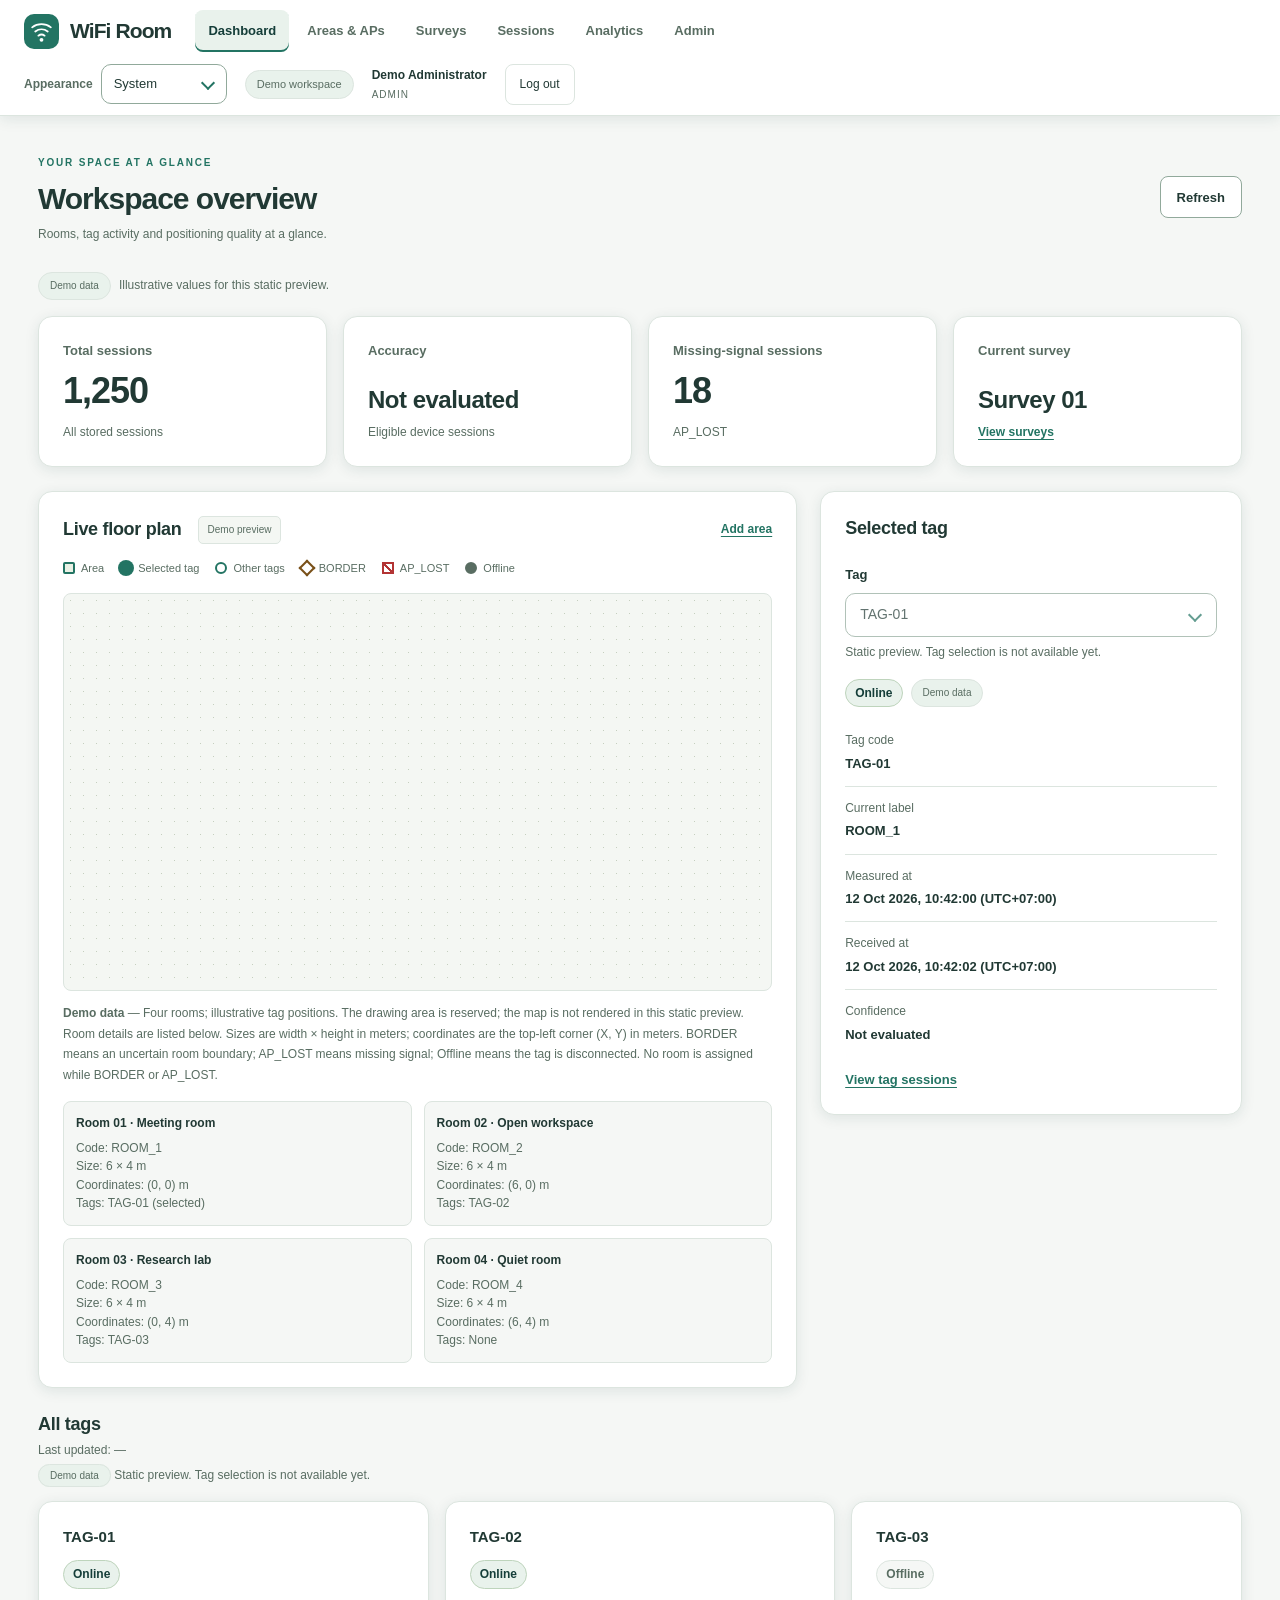
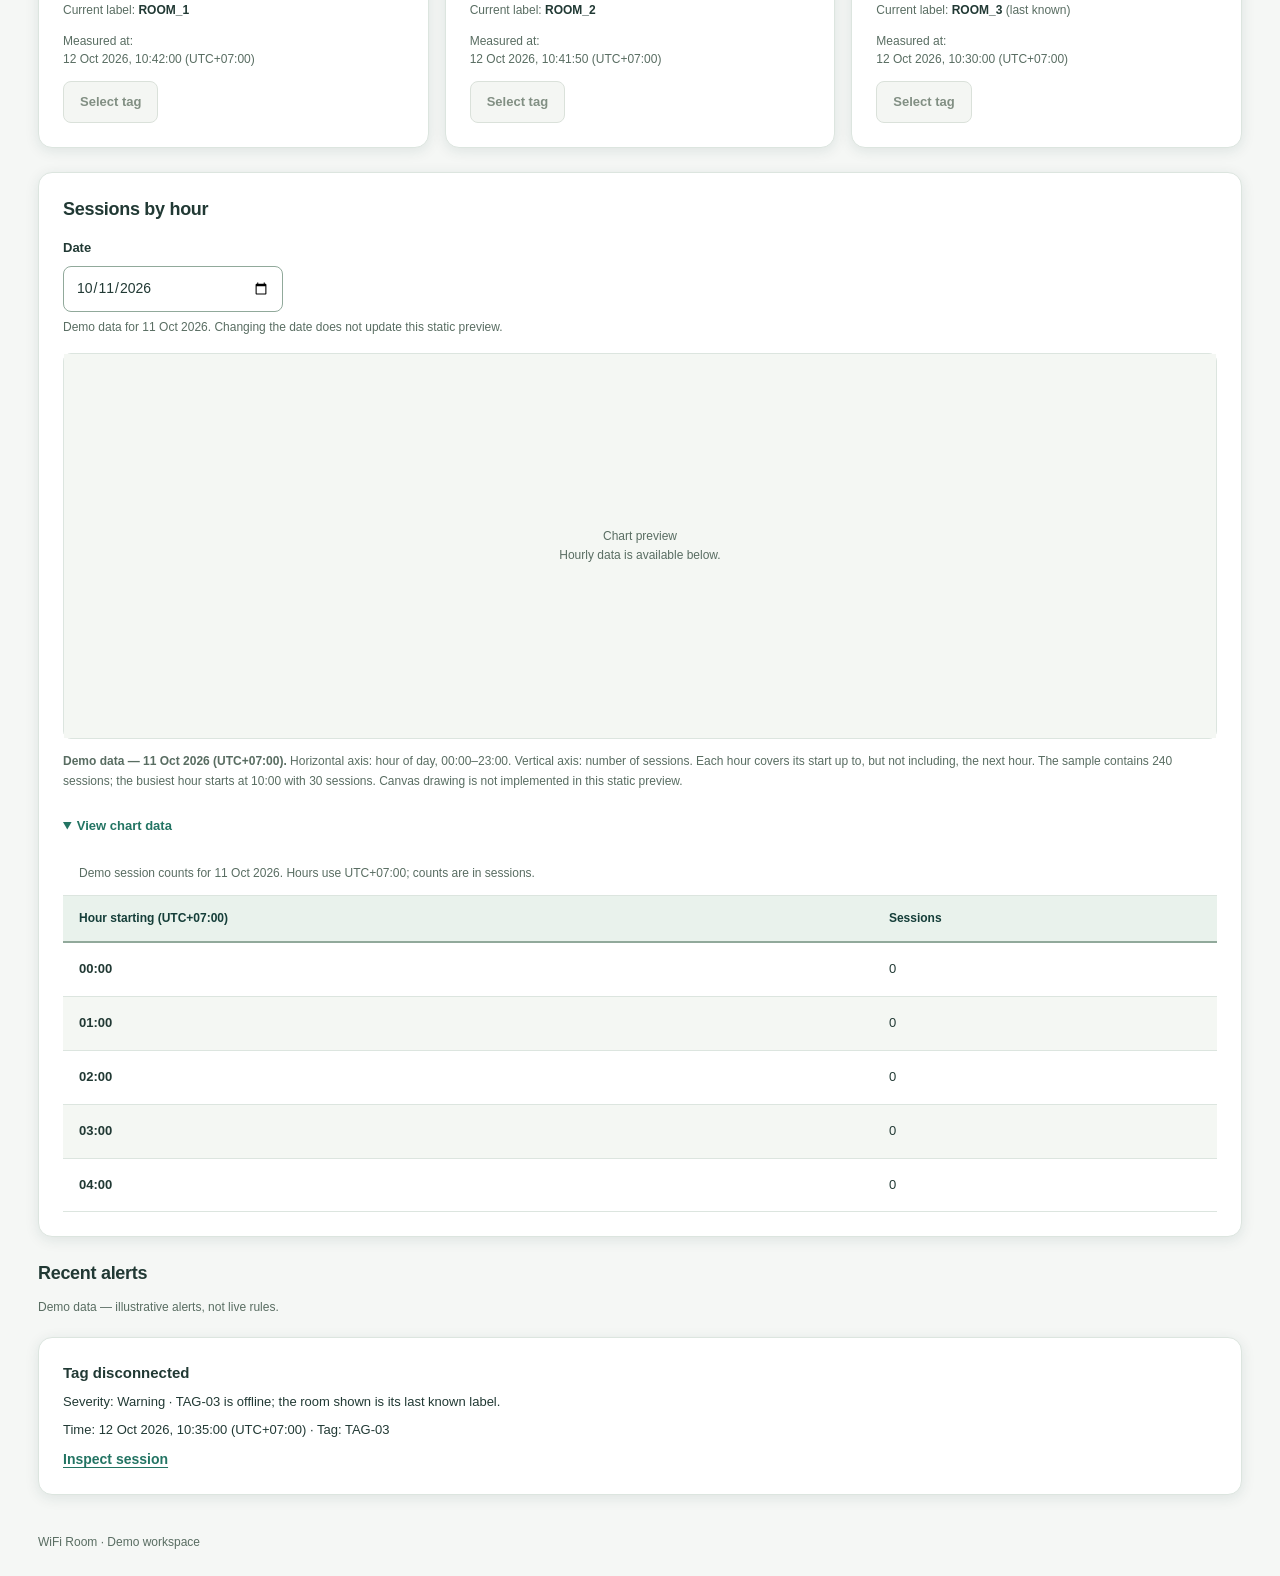
<file: index.html>
<!doctype html>
<html lang="en">
  <head>
    <meta charset="UTF-8" />
    <meta name="viewport" content="width=device-width, initial-scale=1.0" />
    <meta name="theme-color" content="#153e39" />
    <meta
      name="description"
      content="WiFi Room indoor positioning workspace."
    />
    <title>Dashboard | WiFi Room</title>
    <link rel="stylesheet" href="./style.css" />
    <link rel="stylesheet" href="./theme.css">
    <script src="./theme.js"></script>
    <script src="./dashboard-entry.js"></script>
    <script src="./main.js" defer></script>
  </head>
  <body class="workspace-page">
    <svg class="svg-defs" xmlns="http://www.w3.org/2000/svg" aria-hidden="true">
      <defs>
        <symbol id="i-wifi" viewBox="0 0 24 24">
          <path
            d="M3 8a15 15 0 0 1 18 0M6 12a10 10 0 0 1 12 0M9 16a5 5 0 0 1 6 0"
          />
          <circle cx="12" cy="20" r="1" />
        </symbol>
        <symbol id="i-grid" viewBox="0 0 24 24">
          <rect x="3" y="3" width="7" height="7" rx="1.5" />
          <rect x="14" y="3" width="7" height="7" rx="1.5" />
          <rect x="3" y="14" width="7" height="7" rx="1.5" />
          <rect x="14" y="14" width="7" height="7" rx="1.5" />
        </symbol>
        <symbol id="i-room" viewBox="0 0 24 24">
          <path d="M4 21V3h16v18M2 21h20M8 21V7h8v14M12 13h1" />
        </symbol>
        <symbol id="i-tag" viewBox="0 0 24 24">
          <path d="M3 3h9l9 9-9 9-9-9Z" />
          <circle cx="8" cy="8" r="1" />
        </symbol>
        <symbol id="i-arrow" viewBox="0 0 24 24">
          <path d="M5 12h14m-5-5 5 5-5 5" />
        </symbol>
        <symbol id="i-target" viewBox="0 0 24 24">
          <circle cx="12" cy="12" r="8" />
          <circle cx="12" cy="12" r="3" />
          <path d="M12 1v4m0 14v4M1 12h4m14 0h4" />
        </symbol>
        <symbol id="i-search" viewBox="0 0 24 24">
          <circle cx="10" cy="10" r="6" />
          <path d="m15 15 6 6" />
        </symbol>
        <symbol id="i-logout" viewBox="0 0 24 24">
          <path d="M9 4H4v16h5m0-8h12m-4-4 4 4-4 4" />
        </symbol>
      </defs>
    </svg>
    <div id="main-app" class="app-layout">
      <header class="top-navbar">
        <a class="skip-link" href="#main-content">Skip to main content</a>
        <div class="nav-left">
          <a class="brand" href="index.html" aria-label="WiFi Room dashboard">
            <span class="brand-mark" aria-hidden="true">
              <svg>
                <use href="#i-wifi" />
              </svg>
            </span>
            <span>WiFi Room</span>
          </a>
          <!-- Menu dùng chung cho desktop và mobile; vẫn hiện khi JavaScript bị tắt. -->
          <button
            class="menu-toggle"
            type="button"
            aria-controls="primary-navigation"
            aria-expanded="false"
          >
            Menu
          </button>
          <nav id="primary-navigation" aria-label="Main navigation">
            <ul class="menu-links">
              <li>
                <a href="index.html" class="active" aria-current="page"
                  >Dashboard</a
                >
              </li>
              <li>
                <a href="area.html">Areas &amp; APs</a>
              </li>
              <li>
                <a href="survey.html">Surveys</a>
              </li>
              <li>
                <a href="sessions.html">Sessions</a>
              </li>
              <li>
                <a href="analytics.html">Analytics</a>
              </li>
              <li><a href="admin.html">Admin</a></li>
          </ul>
          </nav>
        </div>
        <div class="nav-right">
        <div class="theme-control" hidden>
          <label for="theme-mode">Appearance</label>
          <select id="theme-mode" data-styled-dropdown aria-label="Color theme">
            <option value="light">Light</option>
            <option value="dark">Dark</option>
            <option value="system" selected>System</option>
          </select>
        </div>
          <span class="demo-badge">Demo workspace</span>
          <div class="user-info">
            <span class="user-name">Demo Administrator</span>
            <span class="user-role">ADMIN</span>
          </div>
          <a
            id="logout-btn"
            class="logout-button"
            href="login.html"
          >
            Log out
          </a>
        </div>
      </header>
      <div class="app-body">
        <main id="main-content" class="content-container" tabindex="-1">
          <section
            id="dashboard"
            class="content-section"
            aria-labelledby="overview-heading"
          >
            <header class="page-header">
              <div>
                <span class="eyebrow">YOUR SPACE AT A GLANCE</span>
                <h1 id="overview-heading" tabindex="-1">Workspace overview</h1>
                <p>Rooms, tag activity and positioning quality at a glance.</p>
              </div>
              <!-- Nút mẫu; chưa tải lại dữ liệu. -->
              <button class="button secondary" type="button">Refresh</button>
            </header>
            <section
              class="kpi-row"
              aria-labelledby="kpi-heading"
              aria-describedby="kpi-demo-note"
            >
              <h2 id="kpi-heading" class="visually-hidden">System summary</h2>
              <p id="kpi-demo-note" class="kpi-demo-note">
                <span class="demo-badge">Demo data</span> Illustrative values
                for this static preview.
              </p>
              <article class="kpi-card">
                <h3>Total sessions</h3>
                <p class="kpi-value">1,250</p>
                <small>All stored sessions</small>
              </article>
              <article class="kpi-card">
                <h3>Accuracy</h3>
                <!-- Chưa có kết quả đánh giá; không thay bằng 0%. -->
                <p class="kpi-value kpi-value-text">Not evaluated</p>
                <small>Eligible device sessions</small>
              </article>
              <article class="kpi-card">
                <h3>Missing-signal sessions</h3>
                <p class="kpi-value">18</p>
                <small>AP_LOST</small>
              </article>
              <article class="kpi-card">
                <h3>Current survey</h3>
                <p class="kpi-value kpi-value-text">Survey 01</p>
                <a href="survey.html">View surveys</a>
              </article>
            </section>
            <div class="overview-grid dashboard-grid">
              <section class="panel map-panel" aria-labelledby="map-heading">
                <header class="panel-header">
                  <h2 id="map-heading">Live floor plan</h2>
                  <span class="subtle-badge">Demo preview</span>
                  <a href="area.html#area-editor">Add area</a>
                </header>
                <ul class="map-legend" aria-label="Floor plan legend">
                  <li>
                    <span class="map-key map-key-area" aria-hidden="true">
                    </span
                    >Area
                  </li>
                  <li>
                    <span class="map-key map-key-selected" aria-hidden="true">
                    </span
                    >Selected tag
                  </li>
                  <li>
                    <span class="map-key map-key-other" aria-hidden="true">
                    </span
                    >Other tags
                  </li>
                  <li>
                    <span class="map-key map-key-border" aria-hidden="true">
                    </span
                    >BORDER
                  </li>
                  <li>
                    <span class="map-key map-key-lost" aria-hidden="true">
                    </span
                    >AP_LOST
                  </li>
                  <li>
                    <span class="map-key map-key-offline" aria-hidden="true">
                    </span
                    >Offline
                  </li>
                </ul>
                <!-- Mẫu no-map: ẩn .floorplan và .area-summary, bỏ hidden ở khối bên dưới. -->
                <div class="empty-state" hidden>
                  <h3>No areas configured</h3>
                  <p>Add an area to start building the floor plan.</p>
                  <a href="area.html#area-editor">Add area</a>
                </div>
                <figure class="floorplan">
                  <!-- Chỉ dành chỗ cho canvas; chưa vẽ hoặc tính vị trí. -->
                  <canvas
                    id="floorplan-canvas"
                    width="640"
                    height="360"
                    role="img"
                    aria-label="Room layout and tags"
                    aria-describedby="floorplan-summary"
                  >
                    The four demo rooms are listed below with sizes, coordinates
                    and tags.
                  </canvas>
                  <figcaption id="floorplan-summary">
                    <strong>Demo data</strong> — Four rooms; illustrative tag
                    positions. The drawing area is reserved; the map is not
                    rendered in this static preview. Room details are listed
                    below. Sizes are width × height in meters; coordinates are
                    the top-left corner (X, Y) in meters. BORDER means an
                    uncertain room boundary; AP_LOST means missing signal;
                    Offline means the tag is disconnected. No room is assigned
                    while BORDER or AP_LOST.
                  </figcaption>
                </figure>
                <ul class="area-summary" aria-label="Demo room details">
                  <li>
                    <strong>Room 01 · Meeting room</strong>
                    <span>Code: ROOM_1</span>
                    <span>Size: 6 × 4 m</span>
                    <span>Coordinates: (0, 0) m</span>
                    <span>Tags: TAG-01 (selected)</span>
                  </li>
                  <li>
                    <strong>Room 02 · Open workspace</strong>
                    <span>Code: ROOM_2</span>
                    <span>Size: 6 × 4 m</span>
                    <span>Coordinates: (6, 0) m</span>
                    <span>Tags: TAG-02</span>
                  </li>
                  <li>
                    <strong>Room 03 · Research lab</strong>
                    <span>Code: ROOM_3</span>
                    <span>Size: 6 × 4 m</span>
                    <span>Coordinates: (0, 4) m</span>
                    <span>Tags: TAG-03</span>
                  </li>
                  <li>
                    <strong>Room 04 · Quiet room</strong>
                    <span>Code: ROOM_4</span>
                    <span>Size: 6 × 4 m</span>
                    <span>Coordinates: (6, 4) m</span>
                    <span>Tags: None</span>
                  </li>
                </ul>
              </section>
              <section class="panel tag-panel" aria-labelledby="tag-heading">
                <h2 id="tag-heading">Selected tag</h2>
                <label for="selected-tag">Tag</label>
                <select data-styled-dropdown
                  id="selected-tag"
                  aria-describedby="selected-tag-hint"
                  disabled
                >
                  <option value="TAG-01" selected>TAG-01</option>
                  <option value="TAG-02">TAG-02</option>
                  <option value="TAG-03">TAG-03</option>
                </select>
                <small id="selected-tag-hint"
                  >Static preview. Tag selection is not available yet.</small
                >
                <!-- Mẫu mặc định: hiện .tag-example-default. Để xem No readings hoặc vị trí không xác định, ẩn mẫu mặc định và bỏ hidden ở toàn bộ .tag-example-empty hoặc .tag-example-unknown. Chỉ hiện một mẫu mỗi lần. Đổi AP_LOST thành BORDER để kiểm tra trạng thái biên; đổi Online thành Offline để kiểm tra mất kết nối. Chưa polling hoặc cập nhật dữ liệu. -->
                <p class="tag-status tag-example-default">
                  <span class="tag-connection">Online</span>
                  <span class="demo-badge">Demo data</span>
                </p>
                <dl class="tag-details tag-example-default">
                  <dt>Tag code</dt>
                  <dd>TAG-01</dd>
                  <dt>Current label</dt>
                  <dd>ROOM_1</dd>
                  <dt>Measured at</dt>
                  <dd>
                    <time datetime="2026-10-12T10:42:00+07:00"
                      >12 Oct 2026, 10:42:00 (UTC+07:00)</time
                    >
                  </dd>
                  <dt>Received at</dt>
                  <dd>
                    <time datetime="2026-10-12T10:42:02+07:00"
                      >12 Oct 2026, 10:42:02 (UTC+07:00)</time
                    >
                  </dd>
                  <dt>Confidence</dt>
                  <dd>Not evaluated</dd>
                </dl>
                <p class="tag-status tag-example-empty" hidden>
                  <span class="tag-connection tag-connection-muted"
                    >No readings</span
                  >
                  <span class="demo-badge">Demo data</span>
                </p>
                <dl class="tag-details tag-example-empty" hidden>
                  <dt>Tag code</dt>
                  <dd>TAG-01</dd>
                  <dt>Current label</dt>
                  <dd>Unknown — no readings</dd>
                  <dt>Measured at</dt>
                  <dd>Not measured</dd>
                  <dt>Received at</dt>
                  <dd>Not received</dd>
                  <dt>Confidence</dt>
                  <dd>Not evaluated</dd>
                </dl>
                <p class="tag-status tag-example-unknown" hidden>
                  <span class="tag-connection">Online</span>
                  <span class="demo-badge">Demo data</span>
                </p>
                <dl class="tag-details tag-example-unknown" hidden>
                  <dt>Tag code</dt>
                  <dd>TAG-01</dd>
                  <dt>Current label</dt>
                  <dd>AP_LOST</dd>
                  <dt>Measured at</dt>
                  <dd>
                    <time datetime="2026-10-12T10:42:00+07:00"
                      >12 Oct 2026, 10:42:00 (UTC+07:00)</time
                    >
                  </dd>
                  <dt>Received at</dt>
                  <dd>
                    <time datetime="2026-10-12T10:42:02+07:00"
                      >12 Oct 2026, 10:42:02 (UTC+07:00)</time
                    >
                  </dd>
                  <dt>Confidence</dt>
                  <dd>Not evaluated</dd>
                </dl>
                <p class="tag-position-note tag-example-unknown" hidden>
                  No room assigned while BORDER or AP_LOST.
                </p>
                <a href="sessions.html">View tag sessions</a>
              </section>
            </div>
            <section class="tag-list" aria-labelledby="tags-heading">
              <h2 id="tags-heading">All tags</h2>
              <p class="updated-at">Last updated: &mdash;</p>
              <p id="tag-list-hint" class="tag-list-hint">
                <span class="demo-badge">Demo data</span> Static preview. Tag
                selection is not available yet.
              </p>
              <ul class="tag-cards">
                <li>
                  <article class="tag-card" aria-labelledby="tag-01-heading">
                    <h3 id="tag-01-heading">TAG-01</h3>
                    <p>
                      <span class="tag-connection">Online</span>
                    </p>
                    <p>Current label: <strong>ROOM_1</strong></p>
                    <p>
                      Measured at:
                      <time datetime="2026-10-12T10:42:00+07:00"
                        >12 Oct 2026, 10:42:00 (UTC+07:00)</time
                      >
                    </p>
                    <button
                      class="button secondary"
                      type="button"
                      aria-label="Select TAG-01"
                      aria-describedby="tag-list-hint"
                      disabled
                    >
                      Select tag
                    </button>
                  </article>
                </li>
                <li>
                  <article class="tag-card" aria-labelledby="tag-02-heading">
                    <h3 id="tag-02-heading">TAG-02</h3>
                    <p>
                      <span class="tag-connection">Online</span>
                    </p>
                    <p>Current label: <strong>ROOM_2</strong></p>
                    <p>
                      Measured at:
                      <time datetime="2026-10-12T10:41:50+07:00"
                        >12 Oct 2026, 10:41:50 (UTC+07:00)</time
                      >
                    </p>
                    <button
                      class="button secondary"
                      type="button"
                      aria-label="Select TAG-02"
                      aria-describedby="tag-list-hint"
                      disabled
                    >
                      Select tag
                    </button>
                  </article>
                </li>
                <li>
                  <article class="tag-card" aria-labelledby="tag-03-heading">
                    <h3 id="tag-03-heading">TAG-03</h3>
                    <p>
                      <span class="tag-connection tag-connection-muted"
                        >Offline</span
                      >
                    </p>
                    <p>Current label: <strong>ROOM_3</strong> (last known)</p>
                    <p>
                      Measured at:
                      <time datetime="2026-10-12T10:30:00+07:00"
                        >12 Oct 2026, 10:30:00 (UTC+07:00)</time
                      >
                    </p>
                    <button
                      class="button secondary"
                      type="button"
                      aria-label="Select TAG-03"
                      aria-describedby="tag-list-hint"
                      disabled
                    >
                      Select tag
                    </button>
                  </article>
                </li>
              </ul>
            </section>
            <section class="hourly-sessions" aria-labelledby="hourly-heading">
              <h2 id="hourly-heading">Sessions by hour</h2>
              <div class="form-field hourly-date">
                <label for="activity-date">Date</label>
                <input
                  id="activity-date"
                  name="activity-date"
                  type="date"
                  value="2026-10-11"
                  aria-describedby="hourly-date-hint"
                />
                <small id="hourly-date-hint"
                  >Demo data for 11 Oct 2026. Changing the date does not update
                  this static preview.</small
                >
              </div>
              <figure class="chart-figure">
                <div class="canvas-container">
                  <!-- Chỉ dựng khung; chưa vẽ canvas hoặc lọc số liệu theo ngày. -->
                  <canvas
                    id="hourly-chart-canvas"
                    width="960"
                    height="320"
                    role="img"
                    aria-label="Sessions by hour for 11 Oct 2026"
                    aria-describedby="hourly-chart-summary"
                  >
                    Chart drawing is not available. Use View chart data below
                    for all 24 hourly session counts.
                  </canvas>
                  <p class="chart-placeholder" aria-hidden="true">
                    Chart preview<br />Hourly data is available below.
                  </p>
                </div>
                <figcaption id="hourly-chart-summary">
                  <strong>Demo data — 11 Oct 2026 (UTC+07:00).</strong>
                  Horizontal axis: hour of day, 00:00–23:00. Vertical axis:
                  number of sessions. Each hour covers its start up to, but not
                  including, the next hour. The sample contains 240 sessions;
                  the busiest hour starts at 10:00 with 30 sessions. Canvas
                  drawing is not implemented in this static preview.
                </figcaption>
                <details class="chart-data" open>
                  <summary>View chart data</summary>
                  <div
                    class="table-scroll"
                    role="region"
                    tabindex="0"
                    aria-label="Hourly session counts"
                  >
                    <table class="data-table">
                      <caption>
                        Demo session counts for 11 Oct 2026. Hours use
                        UTC+07:00; counts are in sessions.
                      </caption>
                      <thead>
                        <tr>
                          <th scope="col">Hour starting (UTC+07:00)</th>
                          <th scope="col">Sessions</th>
                        </tr>
                      </thead>
                      <tbody>
                        <tr>
                          <th scope="row">00:00</th>
                          <td>0</td>
                        </tr>
                        <tr>
                          <th scope="row">01:00</th>
                          <td>0</td>
                        </tr>
                        <tr>
                          <th scope="row">02:00</th>
                          <td>0</td>
                        </tr>
                        <tr>
                          <th scope="row">03:00</th>
                          <td>0</td>
                        </tr>
                        <tr>
                          <th scope="row">04:00</th>
                          <td>0</td>
                        </tr>
                        <tr>
                          <th scope="row">05:00</th>
                          <td>0</td>
                        </tr>
                        <tr>
                          <th scope="row">06:00</th>
                          <td>2</td>
                        </tr>
                        <tr>
                          <th scope="row">07:00</th>
                          <td>8</td>
                        </tr>
                        <tr>
                          <th scope="row">08:00</th>
                          <td>18</td>
                        </tr>
                        <tr>
                          <th scope="row">09:00</th>
                          <td>24</td>
                        </tr>
                        <tr>
                          <th scope="row">10:00</th>
                          <td>30</td>
                        </tr>
                        <tr>
                          <th scope="row">11:00</th>
                          <td>22</td>
                        </tr>
                        <tr>
                          <th scope="row">12:00</th>
                          <td>16</td>
                        </tr>
                        <tr>
                          <th scope="row">13:00</th>
                          <td>20</td>
                        </tr>
                        <tr>
                          <th scope="row">14:00</th>
                          <td>26</td>
                        </tr>
                        <tr>
                          <th scope="row">15:00</th>
                          <td>24</td>
                        </tr>
                        <tr>
                          <th scope="row">16:00</th>
                          <td>18</td>
                        </tr>
                        <tr>
                          <th scope="row">17:00</th>
                          <td>12</td>
                        </tr>
                        <tr>
                          <th scope="row">18:00</th>
                          <td>8</td>
                        </tr>
                        <tr>
                          <th scope="row">19:00</th>
                          <td>6</td>
                        </tr>
                        <tr>
                          <th scope="row">20:00</th>
                          <td>4</td>
                        </tr>
                        <tr>
                          <th scope="row">21:00</th>
                          <td>2</td>
                        </tr>
                        <tr>
                          <th scope="row">22:00</th>
                          <td>0</td>
                        </tr>
                        <tr>
                          <th scope="row">23:00</th>
                          <td>0</td>
                        </tr>
                      </tbody>
                      <tfoot>
                        <tr>
                          <th scope="row">Total sessions for this date</th>
                          <td>240</td>
                        </tr>
                      </tfoot>
                    </table>
                  </div>
                </details>
              </figure>
            </section>
            <section class="alert-summary" aria-labelledby="alerts-heading">
              <h2 id="alerts-heading">Recent alerts</h2>
              <p class="data-note">
                Demo data — illustrative alerts, not live rules.
              </p>
              <ul class="alert-list">
                <li>
                  <article class="alert-card">
                    <h3>Tag disconnected</h3>
                    <p>
                      Severity: Warning · TAG-03 is offline; the room shown is
                      its last known label.
                    </p>
                    <p>
                      Time:
                      <time datetime="2026-10-12T10:35:00+07:00"
                        >12 Oct 2026, 10:35:00 (UTC+07:00)</time
                      >
                      · Tag: TAG-03
                    </p>
                    <a href="session-detail.html">Inspect session</a>
                  </article>
                </li>
              </ul>
              <!-- Mẫu no-alerts: ẩn danh sách phía trên và bỏ hidden. -->
              <div class="empty-state" hidden>
                <h3>No recent alerts</h3>
                <p>No alerts are available in this sample state.</p>
              </div>
            </section>
          </section>
        </main>
        <footer class="page-footer">WiFi Room · Demo workspace</footer>
      </div>
    </div>
    <div
      class="toast-region"
      role="status"
      aria-live="polite"
      aria-atomic="true"
    >
      <!-- Bỏ hidden để kiểm tra mẫu thông báo. -->
      <div class="toast" hidden>
        <p>Changes saved.</p>
        <button
          type="button"
          data-dismiss-feedback
          aria-label="Dismiss notification"
        >
          Dismiss
        </button>
      </div>
    </div>
    <div class="page-error" role="alert" hidden>
      <p>This content could not be loaded.</p>
      <button type="button" disabled>Try again</button>
    </div>
  </body>
</html>
</file>
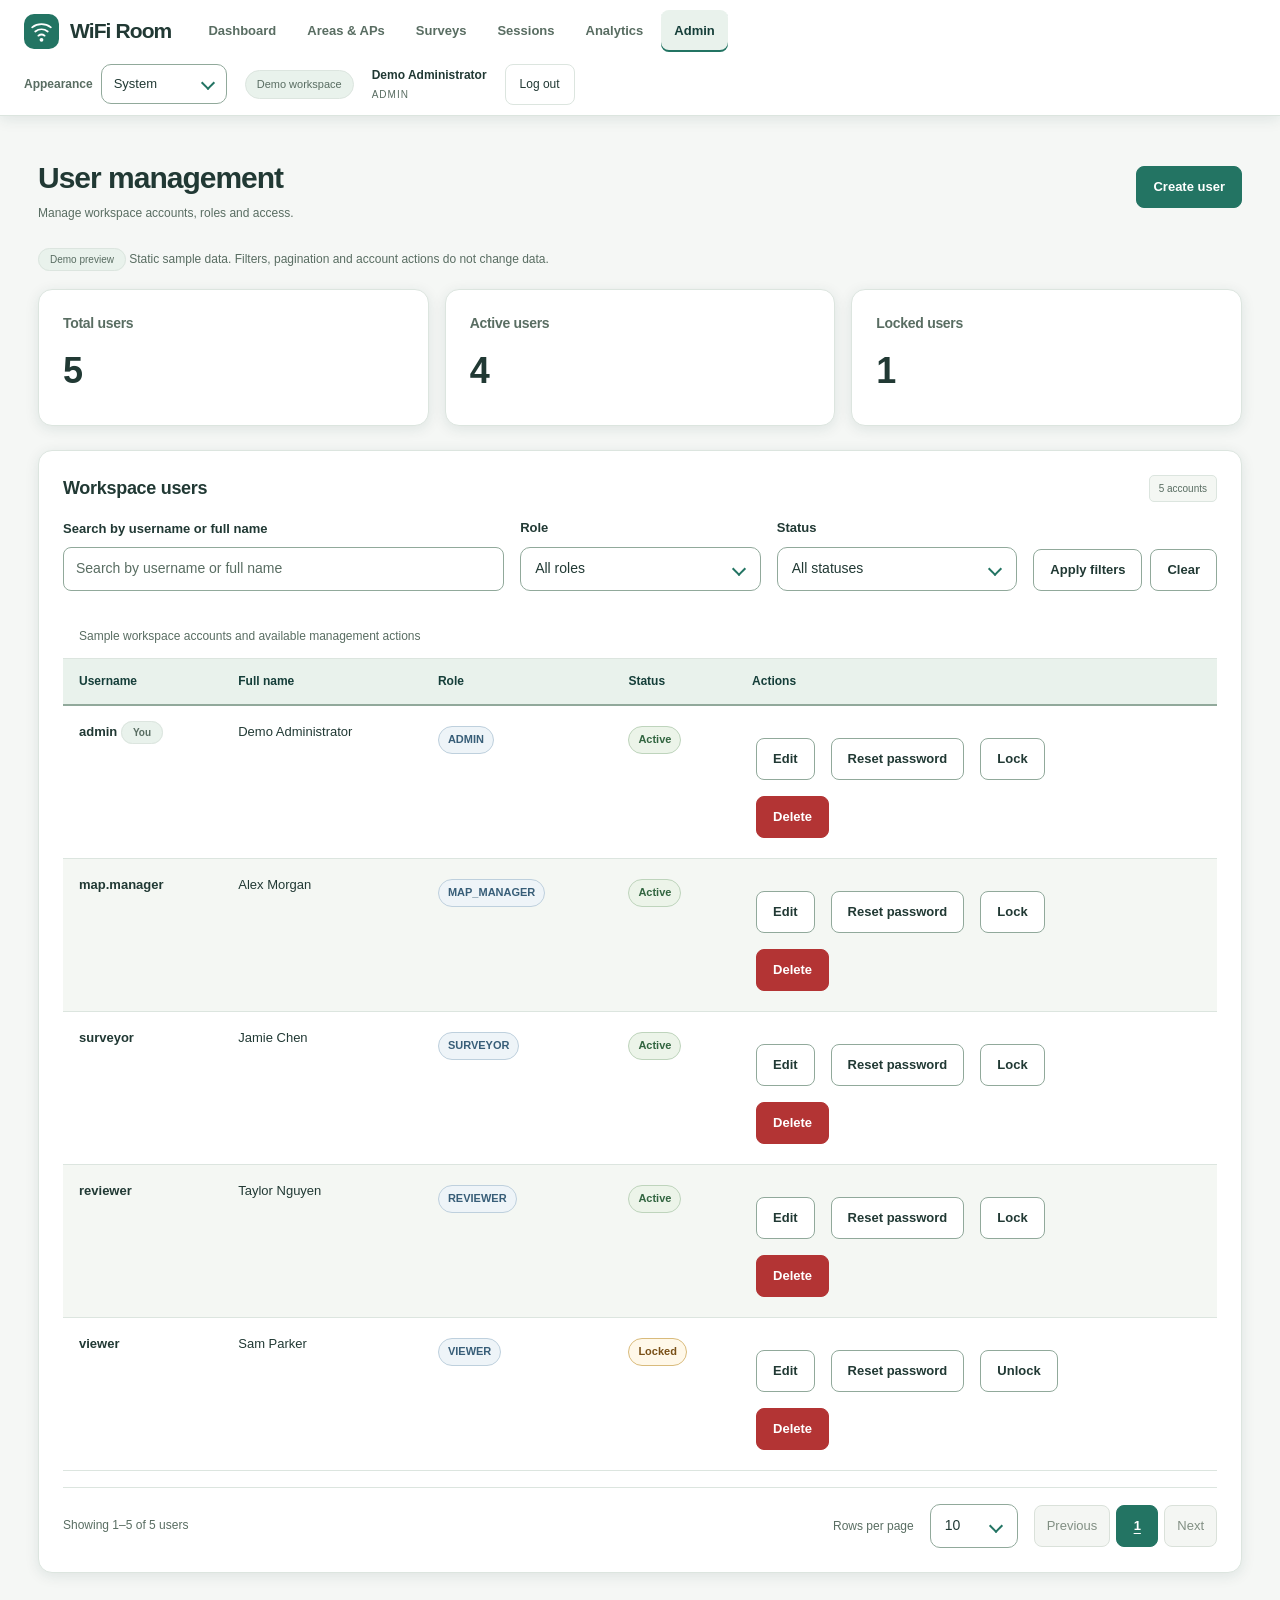
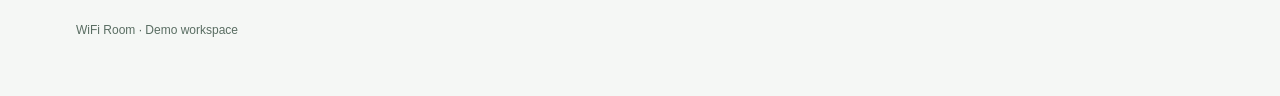
<file: admin.html>
<!DOCTYPE html>
<html lang="en">
  <head>
    <meta charset="UTF-8">
    <meta name="viewport" content="width=device-width, initial-scale=1.0">
    <meta name="theme-color" content="#153e39">
    <meta name="description" content="Admin user management demo preview.">
    <title>User management | WiFi Room</title>
    <link rel="stylesheet" href="./style.css">
    <link rel="stylesheet" href="./theme.css">
    <script src="./theme.js"></script>
    <script src="./main.js" defer>
    </script>
  </head>
  <body class="workspace-page">
    <svg class="svg-defs" xmlns="http://www.w3.org/2000/svg" aria-hidden="true">
      <defs>
        <symbol id="i-wifi" viewBox="0 0 24 24">
          <path d="M3 8a15 15 0 0 1 18 0M6 12a10 10 0 0 1 12 0M9 16a5 5 0 0 1 6 0" />
          <circle cx="12" cy="20" r="1" />
        </symbol>
      </defs>
    </svg>
    <header class="top-navbar">
      <a class="skip-link" href="#main-content">Skip to main content</a>
      <div class="nav-left">
        <a class="brand" href="index.html" aria-label="WiFi Room dashboard">
          <span class="brand-mark" aria-hidden="true">
            <svg>
              <use href="#i-wifi" />
            </svg>
          </span>
          <span>WiFi Room</span>
        </a>
        <button class="menu-toggle" type="button" aria-controls="primary-navigation" aria-expanded="false" >Menu</button>
        <nav id="primary-navigation" aria-label="Main navigation">
          <ul class="menu-links">
            <li>
              <a href="index.html">Dashboard</a>
            </li>
            <li>
              <a href="area.html">Areas &amp; APs</a>
            </li>
            <li>
              <a href="survey.html">Surveys</a>
            </li>
            <li>
              <a href="sessions.html">Sessions</a>
            </li>
            <li>
              <a href="analytics.html">Analytics</a>
            </li>
            <li><a href="admin.html" class="active" aria-current="page">Admin</a></li>
          </ul>
        </nav>
      </div>
      <div class="nav-right">
        <div class="theme-control" hidden>
          <label for="theme-mode">Appearance</label>
          <select id="theme-mode" data-styled-dropdown aria-label="Color theme">
            <option value="light">Light</option>
            <option value="dark">Dark</option>
            <option value="system" selected>System</option>
          </select>
        </div>
        <span class="demo-badge">Demo workspace</span>
        <div class="user-info">
          <span class="user-name">Demo Administrator</span>
          <span class="user-role">ADMIN</span>
        </div>
        <a id="logout-btn" class="logout-button" href="login.html">Log out</a>
      </div>
    </header>
<main id="main-content" class="container admin-page" tabindex="-1">
<header class="page-header"><div><h1>User management</h1><p>Manage workspace accounts, roles and access.</p></div><button type="button" class="admin-primary" data-open-dialog="admin-create">Create user</button></header>
<p class="data-note"><span class="demo-badge">Demo preview</span> Static sample data. Filters, pagination and account actions do not change data.</p>
<div class="admin-stats" role="group" aria-label="User statistics"><article class="card"><h2>Total users</h2><p class="metric-value">5</p></article><article class="card"><h2>Active users</h2><p class="metric-value">4</p></article><article class="card"><h2>Locked users</h2><p class="metric-value">1</p></article></div>
<section aria-labelledby="admin-users-heading"><header class="section-header"><h2 id="admin-users-heading">Workspace users</h2><span class="subtle-badge">5 accounts</span></header>
<form class="admin-filters" role="search" aria-label="Filter users"><div class="form-field admin-search"><label for="admin-query">Search by username or full name</label><input id="admin-query" type="search" placeholder="Search by username or full name"></div>
<div class="form-field"><label for="admin-role">Role</label><select id="admin-role" data-styled-dropdown><option>All roles</option><option>ADMIN</option><option>MAP_MANAGER</option><option>SURVEYOR</option><option>REVIEWER</option><option>VIEWER</option></select></div>
<div class="form-field"><label for="admin-status">Status</label><select id="admin-status" data-styled-dropdown><option>All statuses</option><option>Active</option><option>Locked</option></select></div>
<div class="form-actions"><button type="button">Apply filters</button><button type="button">Clear</button></div></form>
<div class="table-scroll" role="region" aria-label="User accounts" tabindex="0"><table class="data-table"><caption>Sample workspace accounts and available management actions</caption><thead><tr><th scope="col">Username</th><th scope="col">Full name</th><th scope="col">Role</th><th scope="col">Status</th><th scope="col">Actions</th></tr></thead><tbody><tr><th scope="row">admin <span class="demo-badge">You</span></th><td>Demo Administrator</td><td><span class="admin-role">ADMIN</span></td><td><span class="admin-status admin-status--active">Active</span></td><td><div class="card-actions"><button type="button" data-open-dialog="admin-edit" data-admin-user="admin" data-admin-name="Demo Administrator" data-preview-values="{&quot;username&quot;: &quot;admin&quot;, &quot;full_name&quot;: &quot;Demo Administrator&quot;, &quot;role&quot;: &quot;ADMIN&quot;}" aria-label="Edit admin">Edit</button><button type="button" data-open-dialog="admin-reset" data-admin-user="admin" data-admin-name="Demo Administrator" data-preview-values="{&quot;username&quot;: &quot;admin&quot;, &quot;full_name&quot;: &quot;Demo Administrator&quot;, &quot;role&quot;: &quot;ADMIN&quot;}" aria-label="Reset password admin">Reset password</button><button type="button" data-open-dialog="admin-lock" data-admin-user="admin" data-admin-name="Demo Administrator" data-preview-values="{&quot;username&quot;: &quot;admin&quot;, &quot;full_name&quot;: &quot;Demo Administrator&quot;, &quot;role&quot;: &quot;ADMIN&quot;}" aria-label="Lock admin">Lock</button><button type="button" data-open-dialog="admin-delete" data-admin-user="admin" data-admin-name="Demo Administrator" data-preview-values="{&quot;username&quot;: &quot;admin&quot;, &quot;full_name&quot;: &quot;Demo Administrator&quot;, &quot;role&quot;: &quot;ADMIN&quot;}" aria-label="Delete admin" class="danger">Delete</button></div></td></tr><tr><th scope="row">map.manager</th><td>Alex Morgan</td><td><span class="admin-role">MAP_MANAGER</span></td><td><span class="admin-status admin-status--active">Active</span></td><td><div class="card-actions"><button type="button" data-open-dialog="admin-edit" data-admin-user="map.manager" data-admin-name="Alex Morgan" data-preview-values="{&quot;username&quot;: &quot;map.manager&quot;, &quot;full_name&quot;: &quot;Alex Morgan&quot;, &quot;role&quot;: &quot;MAP_MANAGER&quot;}" aria-label="Edit map.manager">Edit</button><button type="button" data-open-dialog="admin-reset" data-admin-user="map.manager" data-admin-name="Alex Morgan" data-preview-values="{&quot;username&quot;: &quot;map.manager&quot;, &quot;full_name&quot;: &quot;Alex Morgan&quot;, &quot;role&quot;: &quot;MAP_MANAGER&quot;}" aria-label="Reset password map.manager">Reset password</button><button type="button" data-open-dialog="admin-lock" data-admin-user="map.manager" data-admin-name="Alex Morgan" data-preview-values="{&quot;username&quot;: &quot;map.manager&quot;, &quot;full_name&quot;: &quot;Alex Morgan&quot;, &quot;role&quot;: &quot;MAP_MANAGER&quot;}" aria-label="Lock map.manager">Lock</button><button type="button" data-open-dialog="admin-delete" data-admin-user="map.manager" data-admin-name="Alex Morgan" data-preview-values="{&quot;username&quot;: &quot;map.manager&quot;, &quot;full_name&quot;: &quot;Alex Morgan&quot;, &quot;role&quot;: &quot;MAP_MANAGER&quot;}" aria-label="Delete map.manager" class="danger">Delete</button></div></td></tr><tr><th scope="row">surveyor</th><td>Jamie Chen</td><td><span class="admin-role">SURVEYOR</span></td><td><span class="admin-status admin-status--active">Active</span></td><td><div class="card-actions"><button type="button" data-open-dialog="admin-edit" data-admin-user="surveyor" data-admin-name="Jamie Chen" data-preview-values="{&quot;username&quot;: &quot;surveyor&quot;, &quot;full_name&quot;: &quot;Jamie Chen&quot;, &quot;role&quot;: &quot;SURVEYOR&quot;}" aria-label="Edit surveyor">Edit</button><button type="button" data-open-dialog="admin-reset" data-admin-user="surveyor" data-admin-name="Jamie Chen" data-preview-values="{&quot;username&quot;: &quot;surveyor&quot;, &quot;full_name&quot;: &quot;Jamie Chen&quot;, &quot;role&quot;: &quot;SURVEYOR&quot;}" aria-label="Reset password surveyor">Reset password</button><button type="button" data-open-dialog="admin-lock" data-admin-user="surveyor" data-admin-name="Jamie Chen" data-preview-values="{&quot;username&quot;: &quot;surveyor&quot;, &quot;full_name&quot;: &quot;Jamie Chen&quot;, &quot;role&quot;: &quot;SURVEYOR&quot;}" aria-label="Lock surveyor">Lock</button><button type="button" data-open-dialog="admin-delete" data-admin-user="surveyor" data-admin-name="Jamie Chen" data-preview-values="{&quot;username&quot;: &quot;surveyor&quot;, &quot;full_name&quot;: &quot;Jamie Chen&quot;, &quot;role&quot;: &quot;SURVEYOR&quot;}" aria-label="Delete surveyor" class="danger">Delete</button></div></td></tr><tr><th scope="row">reviewer</th><td>Taylor Nguyen</td><td><span class="admin-role">REVIEWER</span></td><td><span class="admin-status admin-status--active">Active</span></td><td><div class="card-actions"><button type="button" data-open-dialog="admin-edit" data-admin-user="reviewer" data-admin-name="Taylor Nguyen" data-preview-values="{&quot;username&quot;: &quot;reviewer&quot;, &quot;full_name&quot;: &quot;Taylor Nguyen&quot;, &quot;role&quot;: &quot;REVIEWER&quot;}" aria-label="Edit reviewer">Edit</button><button type="button" data-open-dialog="admin-reset" data-admin-user="reviewer" data-admin-name="Taylor Nguyen" data-preview-values="{&quot;username&quot;: &quot;reviewer&quot;, &quot;full_name&quot;: &quot;Taylor Nguyen&quot;, &quot;role&quot;: &quot;REVIEWER&quot;}" aria-label="Reset password reviewer">Reset password</button><button type="button" data-open-dialog="admin-lock" data-admin-user="reviewer" data-admin-name="Taylor Nguyen" data-preview-values="{&quot;username&quot;: &quot;reviewer&quot;, &quot;full_name&quot;: &quot;Taylor Nguyen&quot;, &quot;role&quot;: &quot;REVIEWER&quot;}" aria-label="Lock reviewer">Lock</button><button type="button" data-open-dialog="admin-delete" data-admin-user="reviewer" data-admin-name="Taylor Nguyen" data-preview-values="{&quot;username&quot;: &quot;reviewer&quot;, &quot;full_name&quot;: &quot;Taylor Nguyen&quot;, &quot;role&quot;: &quot;REVIEWER&quot;}" aria-label="Delete reviewer" class="danger">Delete</button></div></td></tr><tr><th scope="row">viewer</th><td>Sam Parker</td><td><span class="admin-role">VIEWER</span></td><td><span class="admin-status admin-status--locked">Locked</span></td><td><div class="card-actions"><button type="button" data-open-dialog="admin-edit" data-admin-user="viewer" data-admin-name="Sam Parker" data-preview-values="{&quot;username&quot;: &quot;viewer&quot;, &quot;full_name&quot;: &quot;Sam Parker&quot;, &quot;role&quot;: &quot;VIEWER&quot;}" aria-label="Edit viewer">Edit</button><button type="button" data-open-dialog="admin-reset" data-admin-user="viewer" data-admin-name="Sam Parker" data-preview-values="{&quot;username&quot;: &quot;viewer&quot;, &quot;full_name&quot;: &quot;Sam Parker&quot;, &quot;role&quot;: &quot;VIEWER&quot;}" aria-label="Reset password viewer">Reset password</button><button type="button" data-open-dialog="admin-unlock" data-admin-user="viewer" data-admin-name="Sam Parker" data-preview-values="{&quot;username&quot;: &quot;viewer&quot;, &quot;full_name&quot;: &quot;Sam Parker&quot;, &quot;role&quot;: &quot;VIEWER&quot;}" aria-label="Unlock viewer">Unlock</button><button type="button" data-open-dialog="admin-delete" data-admin-user="viewer" data-admin-name="Sam Parker" data-preview-values="{&quot;username&quot;: &quot;viewer&quot;, &quot;full_name&quot;: &quot;Sam Parker&quot;, &quot;role&quot;: &quot;VIEWER&quot;}" aria-label="Delete viewer" class="danger">Delete</button></div></td></tr></tbody></table></div>
<nav class="pagination" aria-label="Users pagination"><p>Showing 1–5 of 5 users</p><label for="admin-page-size">Rows per page</label><select id="admin-page-size" data-styled-dropdown><option>10</option><option>20</option><option>50</option></select><ul class="page-links"><li><button type="button" disabled>Previous</button></li><li><button type="button" aria-current="page">1</button></li><li><button type="button" disabled>Next</button></li></ul></nav>
</section><section id="admin-empty" class="empty-state" hidden><h2>No users yet</h2><p>Workspace accounts will appear here once created.</p></section><section id="admin-no-results" class="empty-state" hidden><h2>No matching users</h2><p>Try another username, full name or filter.</p></section><section id="admin-error" class="empty-state" hidden role="alert"><h2>Unable to load users</h2><p>The user list is unavailable. Please try again.</p><button type="button">Try again</button></section><section id="admin-denied" class="empty-state" hidden role="alert"><h2>Access denied</h2><p>Only administrators can manage workspace users.</p></section><footer class="page-footer">WiFi Room · Demo workspace</footer></main><dialog id="admin-create" class="admin-dialog" aria-labelledby="admin-create-title" aria-describedby="admin-create-note">
<header class="dialog-header"><h2 id="admin-create-title">Create user</h2><button type="button" data-close-dialog aria-label="Close create user dialog">Close</button></header>
<form><div class="form-field"><label for="create-username">Username</label><input id="create-username" name="username" type="text" aria-describedby="create-username-error"><p id="create-username-error" class="field-error" hidden>Please check this field.</p></div><div class="form-field"><label for="create-full_name">Full name</label><input id="create-full_name" name="full_name" type="text" aria-describedby="create-full_name-error"><p id="create-full_name-error" class="field-error" hidden>Please check this field.</p></div><div class="form-field"><label for="create-password">Password</label><input id="create-password" name="password" type="password" autocomplete="new-password" aria-describedby="create-password-error"><p id="create-password-error" class="field-error" hidden>Please check this field.</p></div><div class="form-field"><label for="create-confirm-password">Confirm password</label><input id="create-confirm-password" name="confirm-password" type="password" autocomplete="new-password" aria-describedby="create-confirm-password-error"><p id="create-confirm-password-error" class="field-error" hidden>Please check this field.</p></div><div class="form-field"><label for="create-role">Role</label><select id="create-role" name="role" data-styled-dropdown><option>ADMIN</option><option>MAP_MANAGER</option><option>SURVEYOR</option><option>REVIEWER</option><option>VIEWER</option></select></div><p id="admin-create-note" class="data-note">Demo preview. No changes are saved.</p><footer class="form-actions"><button type="button" data-close-dialog>Cancel</button><button type="button" class="admin-primary" data-close-dialog>Create user</button></footer></form></dialog><dialog id="admin-edit" class="admin-dialog" aria-labelledby="admin-edit-title" aria-describedby="admin-edit-note">
<header class="dialog-header"><h2 id="admin-edit-title">Edit user</h2><button type="button" data-close-dialog aria-label="Close edit user dialog">Close</button></header>
<form><div class="form-field"><label for="edit-username">Username</label><input id="edit-username" name="username" type="text" readonly aria-describedby="edit-username-error"><p id="edit-username-error" class="field-error" hidden>Please check this field.</p></div><div class="form-field"><label for="edit-full_name">Full name</label><input id="edit-full_name" name="full_name" type="text" aria-describedby="edit-full_name-error"><p id="edit-full_name-error" class="field-error" hidden>Please check this field.</p></div><div class="form-field"><label for="edit-role">Role</label><select id="edit-role" name="role" data-styled-dropdown><option>ADMIN</option><option>MAP_MANAGER</option><option>SURVEYOR</option><option>REVIEWER</option><option>VIEWER</option></select></div><p id="admin-edit-note" class="data-note">Demo preview. No changes are saved.</p><footer class="form-actions"><button type="button" data-close-dialog>Cancel</button><button type="button" class="admin-primary" data-close-dialog>Save changes</button></footer></form></dialog><dialog id="admin-reset" class="admin-dialog" aria-labelledby="admin-reset-title" aria-describedby="admin-reset-note">
<header class="dialog-header"><h2 id="admin-reset-title">Reset password</h2><button type="button" data-close-dialog aria-label="Close reset password dialog">Close</button></header>
<form><div class="form-field"><label for="reset-username">Username</label><input id="reset-username" name="username" type="text" readonly aria-describedby="reset-username-error"><p id="reset-username-error" class="field-error" hidden>Please check this field.</p></div><div class="form-field"><label for="reset-password">New password</label><input id="reset-password" name="password" type="password" autocomplete="new-password" aria-describedby="reset-password-error"><p id="reset-password-error" class="field-error" hidden>Please check this field.</p></div><div class="form-field"><label for="reset-confirm-password">Confirm new password</label><input id="reset-confirm-password" name="confirm-password" type="password" autocomplete="new-password" aria-describedby="reset-confirm-password-error"><p id="reset-confirm-password-error" class="field-error" hidden>Please check this field.</p></div><p id="admin-reset-note" class="data-note">Demo preview. No changes are saved.</p><footer class="form-actions"><button type="button" data-close-dialog>Cancel</button><button type="button" class="admin-primary" data-close-dialog>Reset password</button></footer></form></dialog><dialog id="admin-lock" class="admin-dialog" aria-labelledby="admin-lock-title" aria-describedby="admin-lock-note">
<header class="dialog-header"><h2 id="admin-lock-title">Lock user</h2><button type="button" data-close-dialog aria-label="Close lock user dialog">Close</button></header>
<form><dl class="record-details"><dt>Username</dt><dd data-admin-username></dd><dt>Full name</dt><dd data-admin-full-name></dd></dl><p class="data-note">Locking this account would prevent the user from signing in until it is unlocked.</p><p id="admin-lock-note" class="data-note">Demo preview. No changes are saved.</p><footer class="form-actions"><button type="button" data-close-dialog>Cancel</button><button type="button" class="admin-primary" data-close-dialog>Lock user</button></footer></form></dialog><dialog id="admin-unlock" class="admin-dialog" aria-labelledby="admin-unlock-title" aria-describedby="admin-unlock-note">
<header class="dialog-header"><h2 id="admin-unlock-title">Unlock user</h2><button type="button" data-close-dialog aria-label="Close unlock user dialog">Close</button></header>
<form><dl class="record-details"><dt>Username</dt><dd data-admin-username></dd><dt>Full name</dt><dd data-admin-full-name></dd></dl><p class="data-note">Unlocking this account would restore the user&#39;s access to the workspace.</p><p id="admin-unlock-note" class="data-note">Demo preview. No changes are saved.</p><footer class="form-actions"><button type="button" data-close-dialog>Cancel</button><button type="button" class="admin-primary" data-close-dialog>Unlock user</button></footer></form></dialog><dialog id="admin-delete" class="admin-dialog" aria-labelledby="admin-delete-title" aria-describedby="admin-delete-note">
<header class="dialog-header"><h2 id="admin-delete-title">Delete user</h2><button type="button" data-close-dialog aria-label="Close delete user dialog">Close</button></header>
<form><dl class="record-details"><dt>Username</dt><dd data-admin-username></dd><dt>Full name</dt><dd data-admin-full-name></dd></dl><p class="dependency-warning">Deleting this account would permanently remove its workspace access. This action cannot be undone.</p><p id="admin-delete-note" class="data-note">Demo preview. No changes are saved.</p><footer class="form-actions"><button type="button" data-close-dialog>Cancel</button><button type="button" class="danger" data-close-dialog>Delete user</button></footer></form></dialog>
  </body>
</html>
</file>
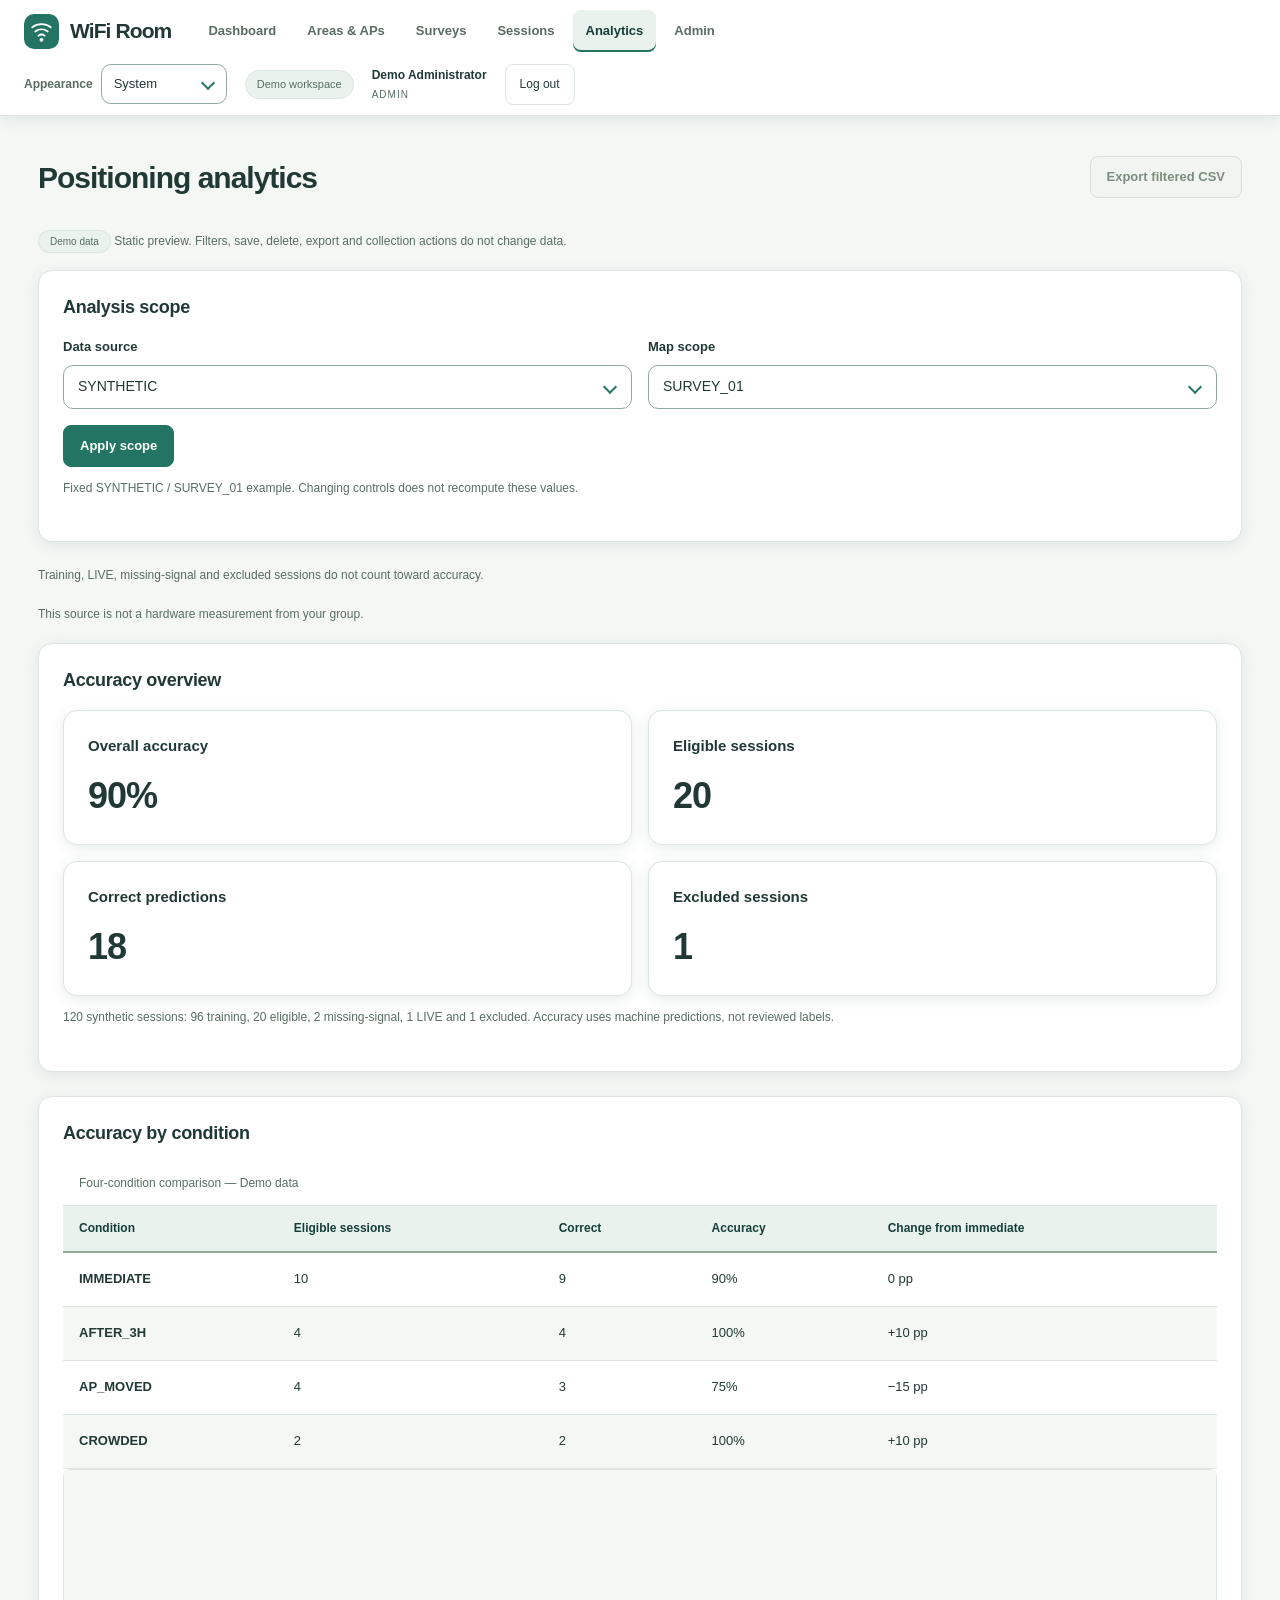
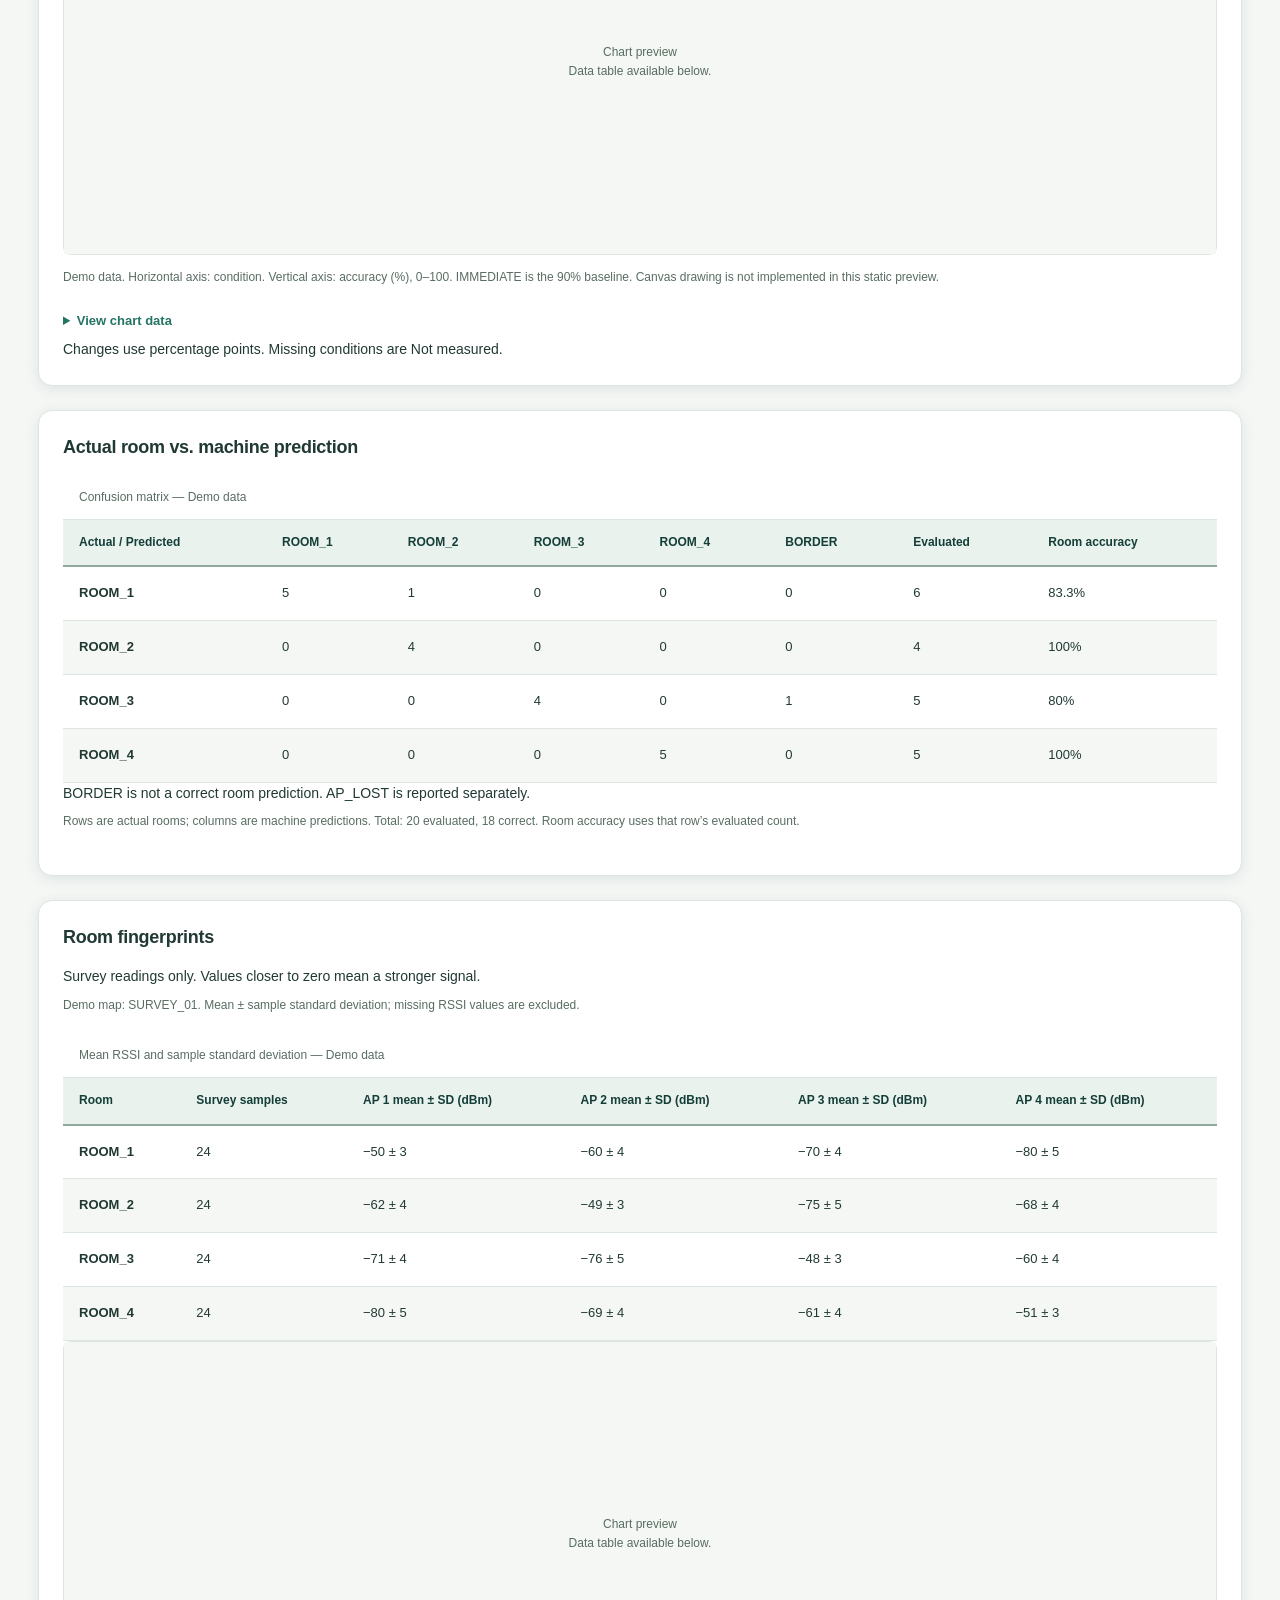
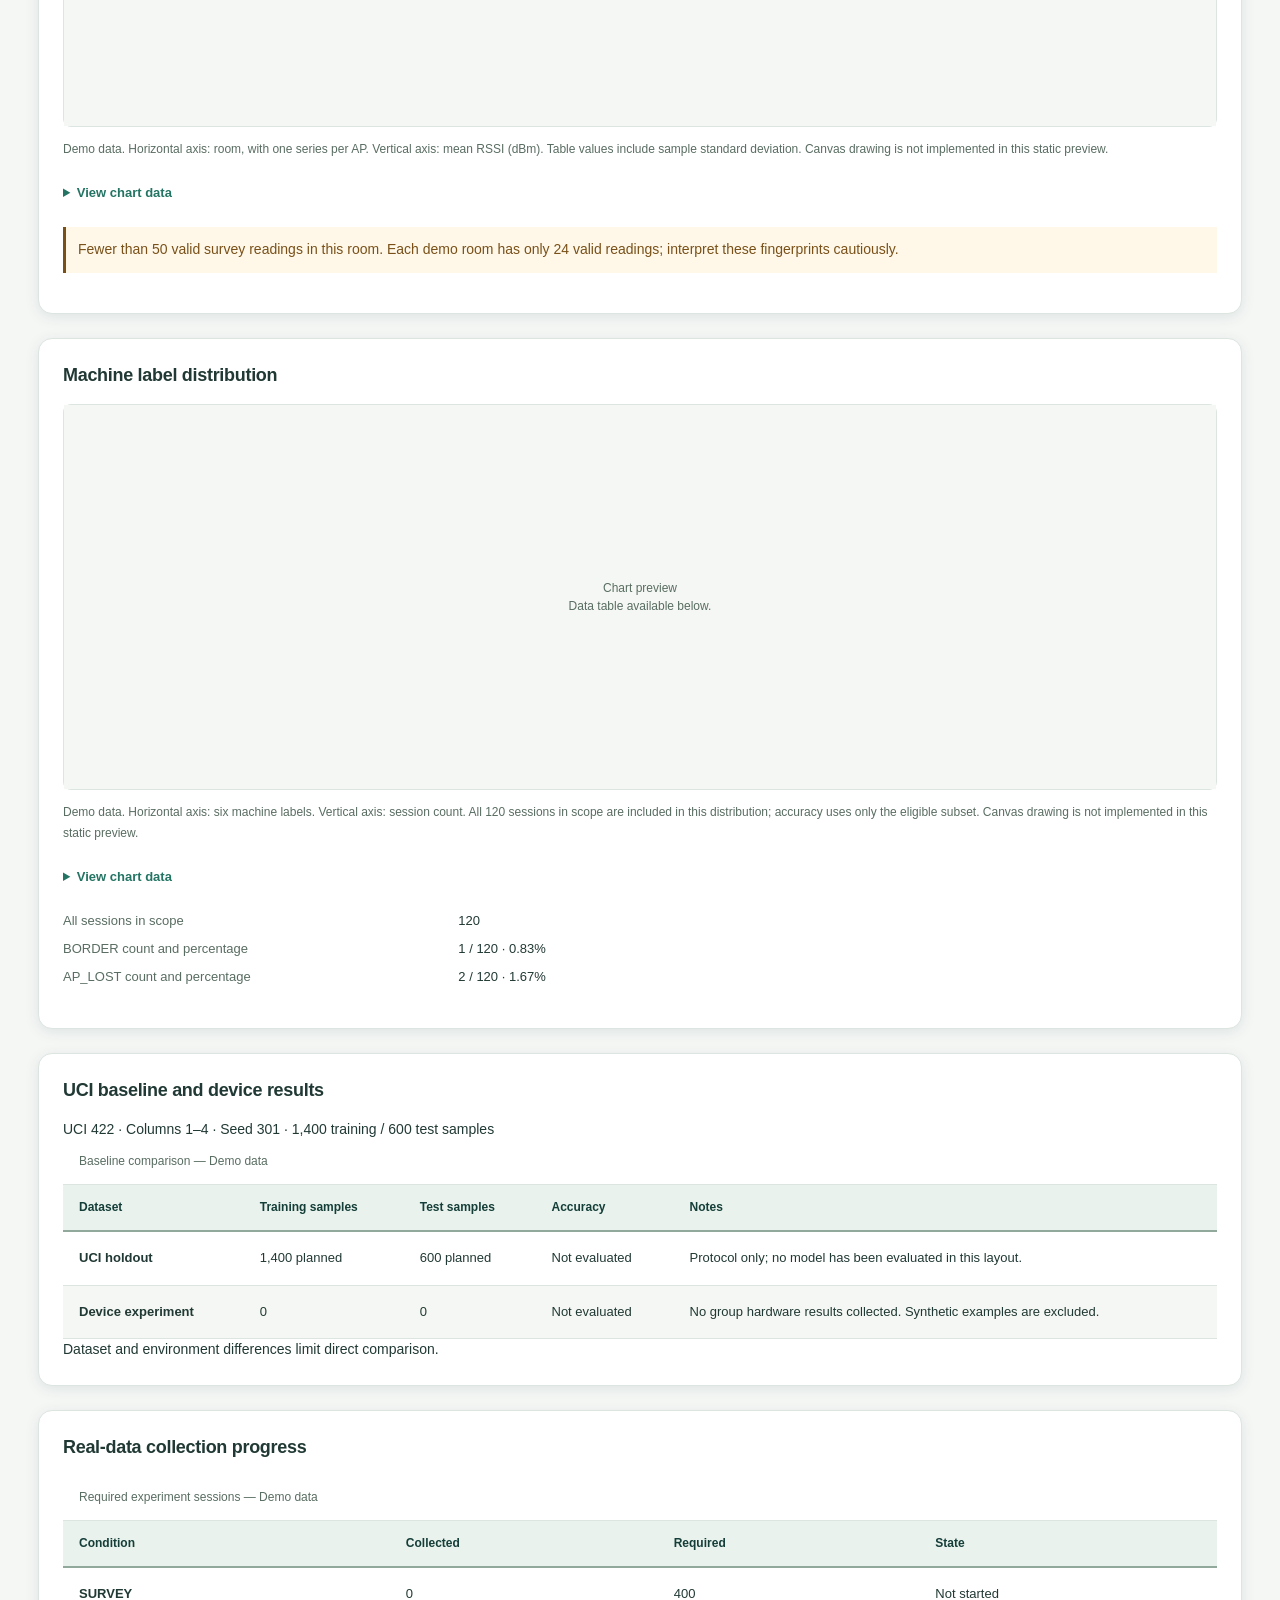
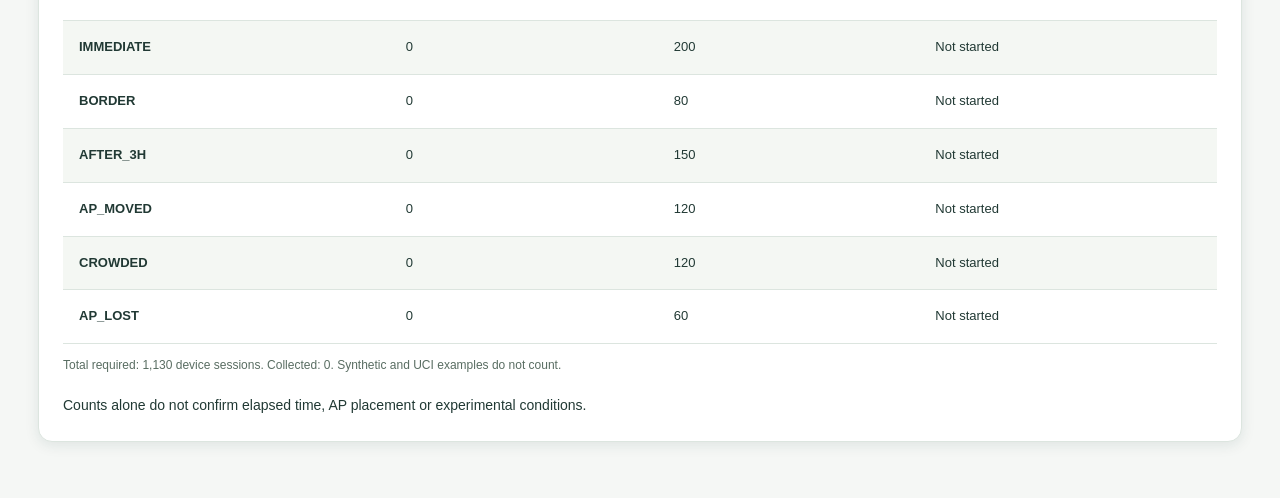
<file: analytics.html>
<!DOCTYPE html>
<html lang="en">
  <head>
    <meta charset="UTF-8">
    <meta name="viewport" content="width=device-width, initial-scale=1.0">
    <meta name="theme-color" content="#153e39">
    <meta name="description" content="Explore positioning statistics and signal fingerprints.">
    <title>Analytics | WiFi Room</title>
    <link rel="stylesheet" href="./style.css">
    <link rel="stylesheet" href="./theme.css">
    <script src="./theme.js"></script>
    <script src="./main.js" defer>
    </script>
  </head>
  <body class="workspace-page">
    <svg class="svg-defs" xmlns="http://www.w3.org/2000/svg" aria-hidden="true">
      <defs>
        <symbol id="i-wifi" viewBox="0 0 24 24">
          <path d="M3 8a15 15 0 0 1 18 0M6 12a10 10 0 0 1 12 0M9 16a5 5 0 0 1 6 0" />
          <circle cx="12" cy="20" r="1" />
        </symbol>
      </defs>
    </svg>
    <header class="top-navbar">
      <a class="skip-link" href="#main-content">Skip to main content</a>
      <div class="nav-left">
        <a class="brand" href="index.html" aria-label="WiFi Room dashboard">
          <span class="brand-mark" aria-hidden="true">
            <svg>
              <use href="#i-wifi" />
            </svg>
          </span>
          <span>WiFi Room</span>
        </a>
        <button class="menu-toggle" type="button" aria-controls="primary-navigation" aria-expanded="false" >Menu</button>
        <nav id="primary-navigation" aria-label="Main navigation">
          <ul class="menu-links">
            <li>
              <a href="index.html">Dashboard</a>
            </li>
            <li>
              <a href="area.html">Areas &amp; APs</a>
            </li>
            <li>
              <a href="survey.html">Surveys</a>
            </li>
            <li>
              <a href="sessions.html">Sessions</a>
            </li>
            <li>
              <a href="analytics.html" class="active" aria-current="page">Analytics</a>
            </li>
            <li><a href="admin.html">Admin</a></li>
          </ul>
        </nav>
      </div>
      <div class="nav-right">
        <div class="theme-control" hidden>
          <label for="theme-mode">Appearance</label>
          <select id="theme-mode" data-styled-dropdown aria-label="Color theme">
            <option value="light">Light</option>
            <option value="dark">Dark</option>
            <option value="system" selected>System</option>
          </select>
        </div>
        <span class="demo-badge">Demo workspace</span>
        <div class="user-info">
          <span class="user-name">Demo Administrator</span>
          <span class="user-role">ADMIN</span>
        </div>
        <a id="logout-btn" class="logout-button" href="login.html">Log out</a>
      </div>
    </header>
    <main id="main-content" class="container" tabindex="-1">
      <header class="page-header">
        <h1>Positioning analytics</h1>
        <button type="button" disabled title="Static preview; no file is exported.">Export filtered CSV</button>
      </header>
      <p class="data-note">
        <span class="demo-badge">Demo data</span> Static preview. Filters, save, delete, export and collection actions do not change data.</p>
      <section class="analysis-filters" aria-labelledby="analysis-filters-heading">
        <h2 id="analysis-filters-heading">Analysis scope</h2>
        <form id="analysis-filters">
          <div class="form-grid">
            <div class="form-field">
              <label for="analysis-source">Data source</label>
              <select id="analysis-source" name="analysis-source" data-styled-dropdown>
                <option>DEVICE</option>
                <option selected>SYNTHETIC</option>
                <option>UCI</option>
              </select>
            </div>
            <div class="form-field">
              <label for="analysis-survey">Map scope</label>
              <select data-styled-dropdown id="analysis-survey" name="analysis-survey" >
                <option>Current map</option>
                <option>All maps</option>
                <option selected>SURVEY_01</option>
              </select>
            </div>
          </div>
          <button type="submit">Apply scope</button>
        </form>
        <p class="data-note">Fixed SYNTHETIC / SURVEY_01 example. Changing controls does not recompute these values.</p>
      </section>
      <p class="scope-note">Training, LIVE, missing-signal and excluded sessions do not count toward accuracy.</p>
      <p class="demo-note data-note">This source is not a hardware measurement from your group.</p>
      <section class="accuracy-summary" aria-labelledby="accuracy-heading">
        <h2 id="accuracy-heading">Accuracy overview</h2>
        <div class="metric-grid">
          <article>
            <h3>Overall accuracy</h3>
            <p class="kpi-value">90%</p>
          </article>
          <article>
            <h3>Eligible sessions</h3>
            <p class="kpi-value">20</p>
          </article>
          <article>
            <h3>Correct predictions</h3>
            <p class="kpi-value">18</p>
          </article>
          <article>
            <h3>Excluded sessions</h3>
            <p class="kpi-value">1</p>
          </article>
        </div>
        <p class="data-note">120 synthetic sessions: 96 training, 20 eligible, 2 missing-signal, 1 LIVE and 1 excluded. Accuracy uses machine predictions, not reviewed labels.</p>
        <!-- Mẫu không có mẫu hợp lệ: thay giá trị accuracy bằng Not evaluated; không dùng 0%. -->
        <p class="empty-state" hidden>Not evaluated — no eligible sessions in this scope.</p>
      </section>
      <section class="condition-comparison" aria-labelledby="conditions-heading">
        <h2 id="conditions-heading">Accuracy by condition</h2>
        <div class="table-scroll" role="region" tabindex="0" aria-label="Four-condition comparison">
          <table class="data-table">
            <caption>Four-condition comparison — Demo data</caption>
            <thead>
              <tr>
                <th scope="col">Condition</th>
                <th scope="col">Eligible sessions</th>
                <th scope="col">Correct</th>
                <th scope="col">Accuracy</th>
                <th scope="col">Change from immediate</th>
              </tr>
            </thead>
            <tbody>
              <tr>
                <th scope="row">IMMEDIATE</th>
                <td>10</td>
                <td>9</td>
                <td>90%</td>
                <td>0 pp</td>
              </tr>
              <tr>
                <th scope="row">AFTER_3H</th>
                <td>4</td>
                <td>4</td>
                <td>100%</td>
                <td>+10 pp</td>
              </tr>
              <tr>
                <th scope="row">AP_MOVED</th>
                <td>4</td>
                <td>3</td>
                <td>75%</td>
                <td>−15 pp</td>
              </tr>
              <tr>
                <th scope="row">CROWDED</th>
                <td>2</td>
                <td>2</td>
                <td>100%</td>
                <td>+10 pp</td>
              </tr>
            </tbody>
          </table>
        </div>
        <figure class="chart-figure">
          <div class="canvas-container">
            <canvas id="condition-chart" width="960" height="320" role="img" aria-label="Accuracy by condition" aria-describedby="condition-chart-summary">Use the chart data table below.</canvas>
            <p class="chart-placeholder" aria-hidden="true">Chart preview<br>Data table available below.</p>
          </div>
          <figcaption id="condition-chart-summary">Demo data. Horizontal axis: condition. Vertical axis: accuracy (%), 0–100. IMMEDIATE is the 90% baseline. Canvas drawing is not implemented in this static preview.</figcaption>
          <details class="chart-data">
            <summary>View chart data</summary>
            <div class="table-scroll" role="region" tabindex="0" aria-label="Accuracy by condition">
              <table class="data-table">
                <caption>Accuracy by condition — Demo data</caption>
                <thead>
                  <tr>
                    <th scope="col">Condition</th>
                    <th scope="col">Eligible sessions</th>
                    <th scope="col">Correct</th>
                    <th scope="col">Accuracy</th>
                    <th scope="col">Change from immediate</th>
                  </tr>
                </thead>
                <tbody>
                  <tr>
                    <th scope="row">IMMEDIATE</th>
                    <td>10</td>
                    <td>9</td>
                    <td>90%</td>
                    <td>0 pp</td>
                  </tr>
                  <tr>
                    <th scope="row">AFTER_3H</th>
                    <td>4</td>
                    <td>4</td>
                    <td>100%</td>
                    <td>+10 pp</td>
                  </tr>
                  <tr>
                    <th scope="row">AP_MOVED</th>
                    <td>4</td>
                    <td>3</td>
                    <td>75%</td>
                    <td>−15 pp</td>
                  </tr>
                  <tr>
                    <th scope="row">CROWDED</th>
                    <td>2</td>
                    <td>2</td>
                    <td>100%</td>
                    <td>+10 pp</td>
                  </tr>
                </tbody>
              </table>
            </div>
          </details>
        </figure>
        <p>Changes use percentage points. Missing conditions are Not measured.</p>
        <!-- Mẫu UCI: ẩn bảng và figure; chỉ hiện thông báo not-applicable. -->
        <p class="empty-state" hidden>Not applicable — UCI has no four-condition device experiment. Use the holdout result below.</p>
        <p class="empty-state" hidden>Not measured — no readings for this condition.</p>
      </section>
      <section class="confusion-matrix" aria-labelledby="matrix-heading">
        <h2 id="matrix-heading">Actual room vs. machine prediction</h2>
        <div class="table-scroll" role="region" tabindex="0" aria-label="Confusion matrix">
          <table class="data-table">
            <caption>Confusion matrix — Demo data</caption>
            <thead>
              <tr>
                <th scope="col">Actual / Predicted</th>
                <th scope="col">ROOM_1</th>
                <th scope="col">ROOM_2</th>
                <th scope="col">ROOM_3</th>
                <th scope="col">ROOM_4</th>
                <th scope="col">BORDER</th>
                <th scope="col">Evaluated</th>
                <th scope="col">Room accuracy</th>
              </tr>
            </thead>
            <tbody>
              <tr>
                <th scope="row">ROOM_1</th>
                <td>5</td>
                <td>1</td>
                <td>0</td>
                <td>0</td>
                <td>0</td>
                <td>6</td>
                <td>83.3%</td>
              </tr>
              <tr>
                <th scope="row">ROOM_2</th>
                <td>0</td>
                <td>4</td>
                <td>0</td>
                <td>0</td>
                <td>0</td>
                <td>4</td>
                <td>100%</td>
              </tr>
              <tr>
                <th scope="row">ROOM_3</th>
                <td>0</td>
                <td>0</td>
                <td>4</td>
                <td>0</td>
                <td>1</td>
                <td>5</td>
                <td>80%</td>
              </tr>
              <tr>
                <th scope="row">ROOM_4</th>
                <td>0</td>
                <td>0</td>
                <td>0</td>
                <td>5</td>
                <td>0</td>
                <td>5</td>
                <td>100%</td>
              </tr>
            </tbody>
          </table>
        </div>
        <p>BORDER is not a correct room prediction. AP_LOST is reported separately.</p>
        <p class="data-note">Rows are actual rooms; columns are machine predictions. Total: 20 evaluated, 18 correct. Room accuracy uses that row’s evaluated count.</p>
      </section>
      <section class="fingerprint-stats" aria-labelledby="fingerprint-heading">
        <h2 id="fingerprint-heading">Room fingerprints</h2>
        <p>Survey readings only. Values closer to zero mean a stronger signal.</p>
        <p class="data-note">Demo map: SURVEY_01. Mean ± sample standard deviation; missing RSSI values are excluded.</p>
        <div class="table-scroll" role="region" tabindex="0" aria-label="Mean RSSI and sample standard deviation">
          <table class="data-table">
            <caption>Mean RSSI and sample standard deviation — Demo data</caption>
            <thead>
              <tr>
                <th scope="col">Room</th>
                <th scope="col">Survey samples</th>
                <th scope="col">AP 1 mean ± SD (dBm)</th>
                <th scope="col">AP 2 mean ± SD (dBm)</th>
                <th scope="col">AP 3 mean ± SD (dBm)</th>
                <th scope="col">AP 4 mean ± SD (dBm)</th>
              </tr>
            </thead>
            <tbody>
              <tr>
                <th scope="row">ROOM_1</th>
                <td>24</td>
                <td>−50 ± 3</td>
                <td>−60 ± 4</td>
                <td>−70 ± 4</td>
                <td>−80 ± 5</td>
              </tr>
              <tr>
                <th scope="row">ROOM_2</th>
                <td>24</td>
                <td>−62 ± 4</td>
                <td>−49 ± 3</td>
                <td>−75 ± 5</td>
                <td>−68 ± 4</td>
              </tr>
              <tr>
                <th scope="row">ROOM_3</th>
                <td>24</td>
                <td>−71 ± 4</td>
                <td>−76 ± 5</td>
                <td>−48 ± 3</td>
                <td>−60 ± 4</td>
              </tr>
              <tr>
                <th scope="row">ROOM_4</th>
                <td>24</td>
                <td>−80 ± 5</td>
                <td>−69 ± 4</td>
                <td>−61 ± 4</td>
                <td>−51 ± 3</td>
              </tr>
            </tbody>
          </table>
        </div>
        <figure class="chart-figure">
          <div class="canvas-container">
            <canvas id="fingerprint-chart" width="960" height="320" role="img" aria-label="Room-by-AP mean RSSI" aria-describedby="fingerprint-chart-summary">Use the chart data table below.</canvas>
            <p class="chart-placeholder" aria-hidden="true">Chart preview<br>Data table available below.</p>
          </div>
          <figcaption id="fingerprint-chart-summary">Demo data. Horizontal axis: room, with one series per AP. Vertical axis: mean RSSI (dBm). Table values include sample standard deviation. Canvas drawing is not implemented in this static preview.</figcaption>
          <details class="chart-data">
            <summary>View chart data</summary>
            <div class="table-scroll" role="region" tabindex="0" aria-label="Room-by-AP mean RSSI">
              <table class="data-table">
                <caption>Room-by-AP mean RSSI — Demo data</caption>
                <thead>
                  <tr>
                    <th scope="col">Room</th>
                    <th scope="col">Survey samples</th>
                    <th scope="col">AP 1 mean ± SD (dBm)</th>
                    <th scope="col">AP 2 mean ± SD (dBm)</th>
                    <th scope="col">AP 3 mean ± SD (dBm)</th>
                    <th scope="col">AP 4 mean ± SD (dBm)</th>
                  </tr>
                </thead>
                <tbody>
                  <tr>
                    <th scope="row">ROOM_1</th>
                    <td>24</td>
                    <td>−50 ± 3</td>
                    <td>−60 ± 4</td>
                    <td>−70 ± 4</td>
                    <td>−80 ± 5</td>
                  </tr>
                  <tr>
                    <th scope="row">ROOM_2</th>
                    <td>24</td>
                    <td>−62 ± 4</td>
                    <td>−49 ± 3</td>
                    <td>−75 ± 5</td>
                    <td>−68 ± 4</td>
                  </tr>
                  <tr>
                    <th scope="row">ROOM_3</th>
                    <td>24</td>
                    <td>−71 ± 4</td>
                    <td>−76 ± 5</td>
                    <td>−48 ± 3</td>
                    <td>−60 ± 4</td>
                  </tr>
                  <tr>
                    <th scope="row">ROOM_4</th>
                    <td>24</td>
                    <td>−80 ± 5</td>
                    <td>−69 ± 4</td>
                    <td>−61 ± 4</td>
                    <td>−51 ± 3</td>
                  </tr>
                </tbody>
              </table>
            </div>
          </details>
        </figure>
        <p class="thin-survey-note">Fewer than 50 valid survey readings in this room. Each demo room has only 24 valid readings; interpret these fingerprints cautiously.</p>
        <!-- Mẫu All maps: ẩn bảng, figure và thin-survey-note; chỉ hiện yêu cầu chọn một map. -->
        <p class="empty-state" hidden>Select one map to view fingerprints. Fingerprints from different maps cannot be pooled.</p>
        <p class="empty-state" hidden>No survey readings available. Fingerprints are Not measured.</p>
      </section>
      <section class="label-distribution" aria-labelledby="distribution-heading">
        <h2 id="distribution-heading">Machine label distribution</h2>
        <figure class="chart-figure">
          <div class="canvas-container">
            <canvas id="label-chart" width="960" height="320" role="img" aria-label="Machine label counts" aria-describedby="label-chart-summary">Use the chart data table below.</canvas>
            <p class="chart-placeholder" aria-hidden="true">Chart preview<br>Data table available below.</p>
          </div>
          <figcaption id="label-chart-summary">Demo data. Horizontal axis: six machine labels. Vertical axis: session count. All 120 sessions in scope are included in this distribution; accuracy uses only the eligible subset. Canvas drawing is not implemented in this static preview.</figcaption>
          <details class="chart-data">
            <summary>View chart data</summary>
            <div class="table-scroll" role="region" tabindex="0" aria-label="Machine label counts">
              <table class="data-table">
                <caption>Machine label counts — Demo data</caption>
                <thead>
                  <tr>
                    <th scope="col">Machine label</th>
                    <th scope="col">Sessions</th>
                  </tr>
                </thead>
                <tbody>
                  <tr>
                    <th scope="row">ROOM_1</th>
                    <td>31</td>
                  </tr>
                  <tr>
                    <th scope="row">ROOM_2</th>
                    <td>29</td>
                  </tr>
                  <tr>
                    <th scope="row">ROOM_3</th>
                    <td>28</td>
                  </tr>
                  <tr>
                    <th scope="row">ROOM_4</th>
                    <td>29</td>
                  </tr>
                  <tr>
                    <th scope="row">BORDER</th>
                    <td>1</td>
                  </tr>
                  <tr>
                    <th scope="row">AP_LOST</th>
                    <td>2</td>
                  </tr>
                </tbody>
              </table>
            </div>
          </details>
        </figure>
        <dl class="record-details">
          <dt>All sessions in scope</dt>
          <dd>120</dd>
          <dt>BORDER count and percentage</dt>
          <dd>1 / 120 · 0.83%</dd>
          <dt>AP_LOST count and percentage</dt>
          <dd>2 / 120 · 1.67%</dd>
        </dl>
      </section>
      <!-- Mẫu DEVICE: chỉ bỏ hidden khi trình bày nguồn DEVICE; không suy ra độ trễ từ SYNTHETIC/UCI. -->
      <section class="review-transport" aria-labelledby="quality-heading" hidden>
        <h2 id="quality-heading">Review and delivery quality</h2>
        <p>DEVICE only. No device readings are available.</p>
        <dl class="record-details">
          <dt>Reviewed sessions</dt>
          <dd>Not measured</dd>
          <dt>Review percentage</dt>
          <dd>Not measured</dd>
          <dt>Delayed arrivals</dt>
          <dd>Not measured</dd>
          <dt>Mean delay</dt>
          <dd>Not measured (ms)</dd>
          <dt>Maximum delay</dt>
          <dd>Not measured (ms)</dd>
        </dl>
      </section>
      <section class="baseline-comparison" aria-labelledby="baseline-heading">
        <h2 id="baseline-heading">UCI baseline and device results</h2>
        <p>UCI 422 · Columns 1–4 · Seed 301 · 1,400 training / 600 test samples</p>
        <div class="table-scroll" role="region" tabindex="0" aria-label="Baseline comparison">
          <table class="data-table">
            <caption>Baseline comparison — Demo data</caption>
            <thead>
              <tr>
                <th scope="col">Dataset</th>
                <th scope="col">Training samples</th>
                <th scope="col">Test samples</th>
                <th scope="col">Accuracy</th>
                <th scope="col">Notes</th>
              </tr>
            </thead>
            <tbody>
              <tr>
                <th scope="row">UCI holdout</th>
                <td>1,400 planned</td>
                <td>600 planned</td>
                <td>Not evaluated</td>
                <td>Protocol only; no model has been evaluated in this layout.</td>
              </tr>
              <tr>
                <th scope="row">Device experiment</th>
                <td>0</td>
                <td>0</td>
                <td>Not evaluated</td>
                <td>No group hardware results collected. Synthetic examples are excluded.</td>
              </tr>
            </tbody>
          </table>
        </div>
        <p>Dataset and environment differences limit direct comparison.</p>
      </section>
      <section class="experiment-progress" aria-labelledby="progress-heading">
        <h2 id="progress-heading">Real-data collection progress</h2>
        <div class="table-scroll" role="region" tabindex="0" aria-label="Required experiment sessions">
          <table class="data-table">
            <caption>Required experiment sessions — Demo data</caption>
            <thead>
              <tr>
                <th scope="col">Condition</th>
                <th scope="col">Collected</th>
                <th scope="col">Required</th>
                <th scope="col">State</th>
              </tr>
            </thead>
            <tbody>
              <tr>
                <th scope="row">SURVEY</th>
                <td>0</td>
                <td>400</td>
                <td>Not started</td>
              </tr>
              <tr>
                <th scope="row">IMMEDIATE</th>
                <td>0</td>
                <td>200</td>
                <td>Not started</td>
              </tr>
              <tr>
                <th scope="row">BORDER</th>
                <td>0</td>
                <td>80</td>
                <td>Not started</td>
              </tr>
              <tr>
                <th scope="row">AFTER_3H</th>
                <td>0</td>
                <td>150</td>
                <td>Not started</td>
              </tr>
              <tr>
                <th scope="row">AP_MOVED</th>
                <td>0</td>
                <td>120</td>
                <td>Not started</td>
              </tr>
              <tr>
                <th scope="row">CROWDED</th>
                <td>0</td>
                <td>120</td>
                <td>Not started</td>
              </tr>
              <tr>
                <th scope="row">AP_LOST</th>
                <td>0</td>
                <td>60</td>
                <td>Not started</td>
              </tr>
            </tbody>
          </table>
        </div>
        <p class="data-note">Total required: 1,130 device sessions. Collected: 0. Synthetic and UCI examples do not count.</p>
        <p>Counts alone do not confirm elapsed time, AP placement or experimental conditions.</p>
      </section>
      <!-- Mẫu trang không có dữ liệu: ẩn các section kết quả trước khi bỏ hidden. -->
      <div class="empty-state" hidden>
        <h2>No data in this scope</h2>
        <p>Accuracy is Not evaluated. Select a source and map with eligible readings.</p>
      </div>
    </main>
    <div class="toast-region" role="status" aria-live="polite" aria-atomic="true">
      <!-- Bỏ hidden để kiểm tra mẫu thông báo. -->
      <div class="toast" hidden>
        <p>Changes saved.</p>
        <button type="button" data-dismiss-feedback aria-label="Dismiss notification">Dismiss</button>
      </div>
    </div>
    <div class="page-error" role="alert" hidden>
      <p>This content could not be loaded.</p>
      <button type="button" disabled>Try again</button>
    </div>
  </body>
</html>
</file>
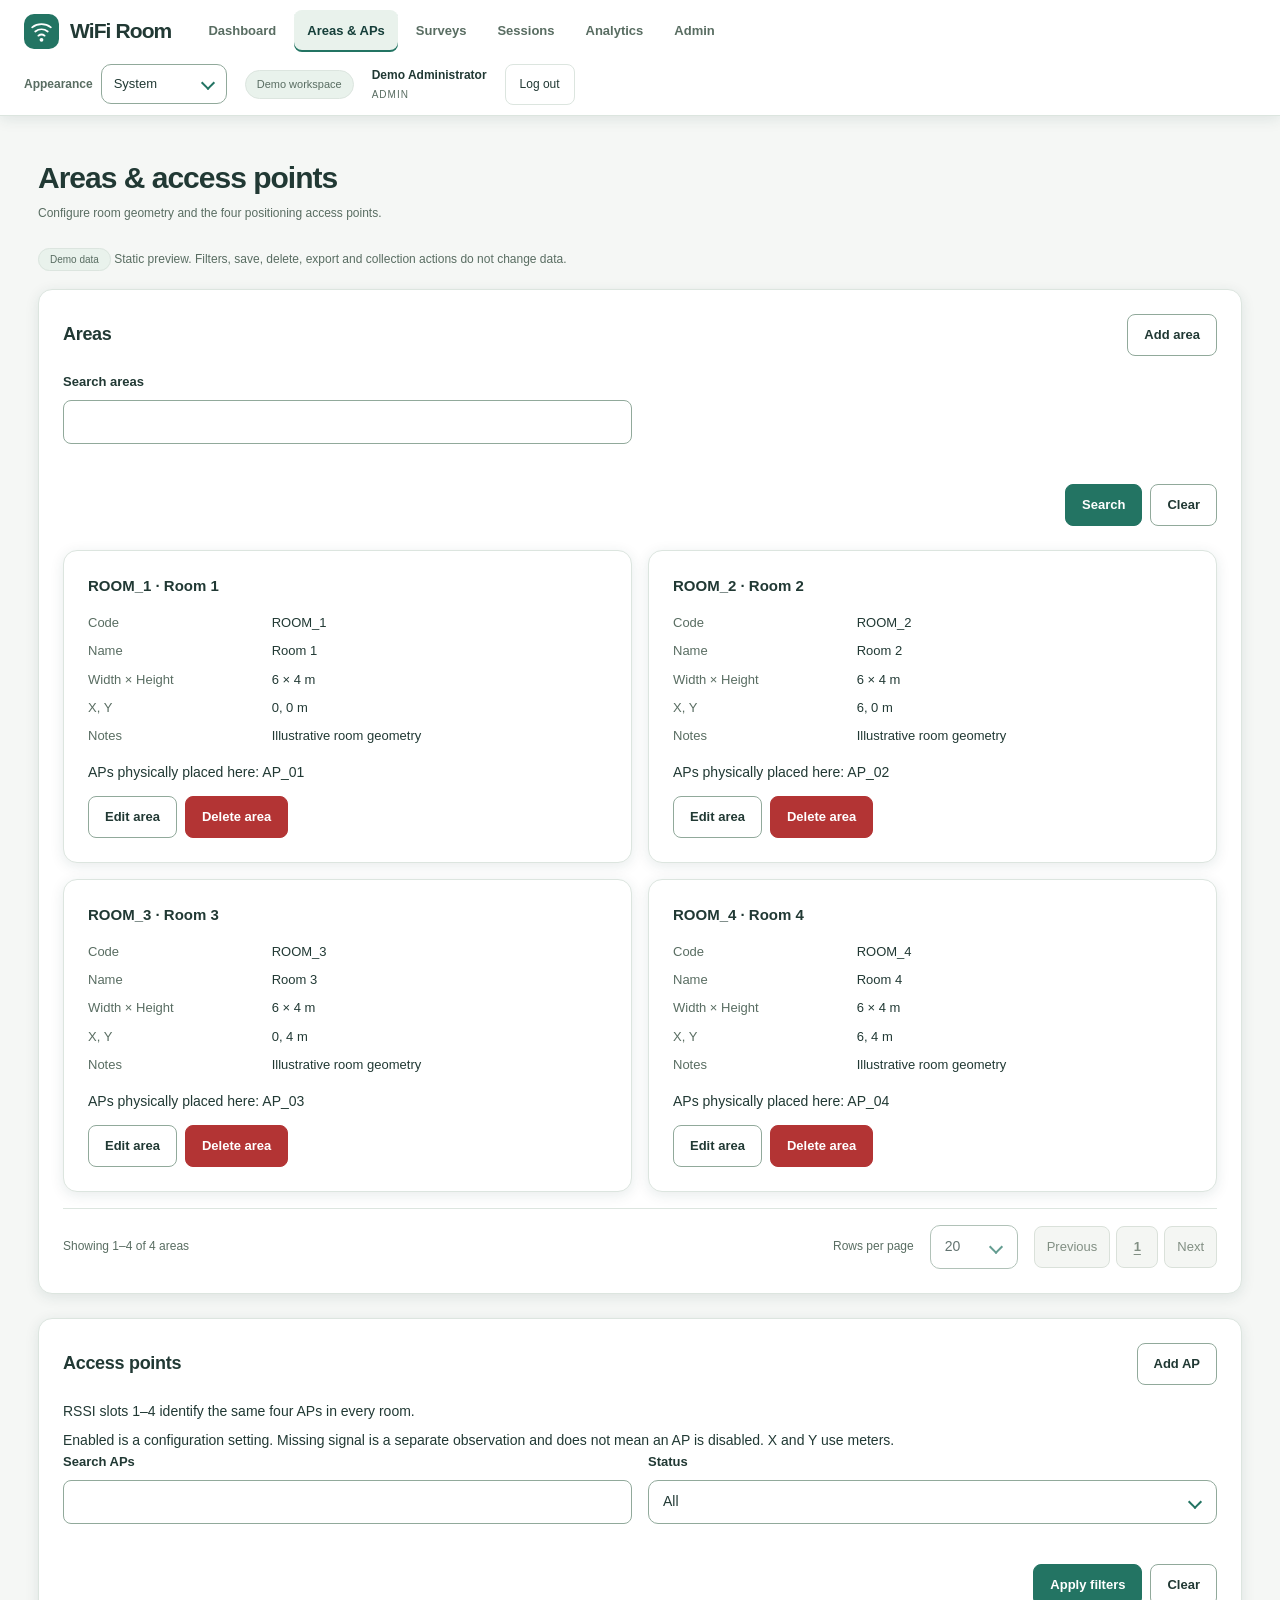
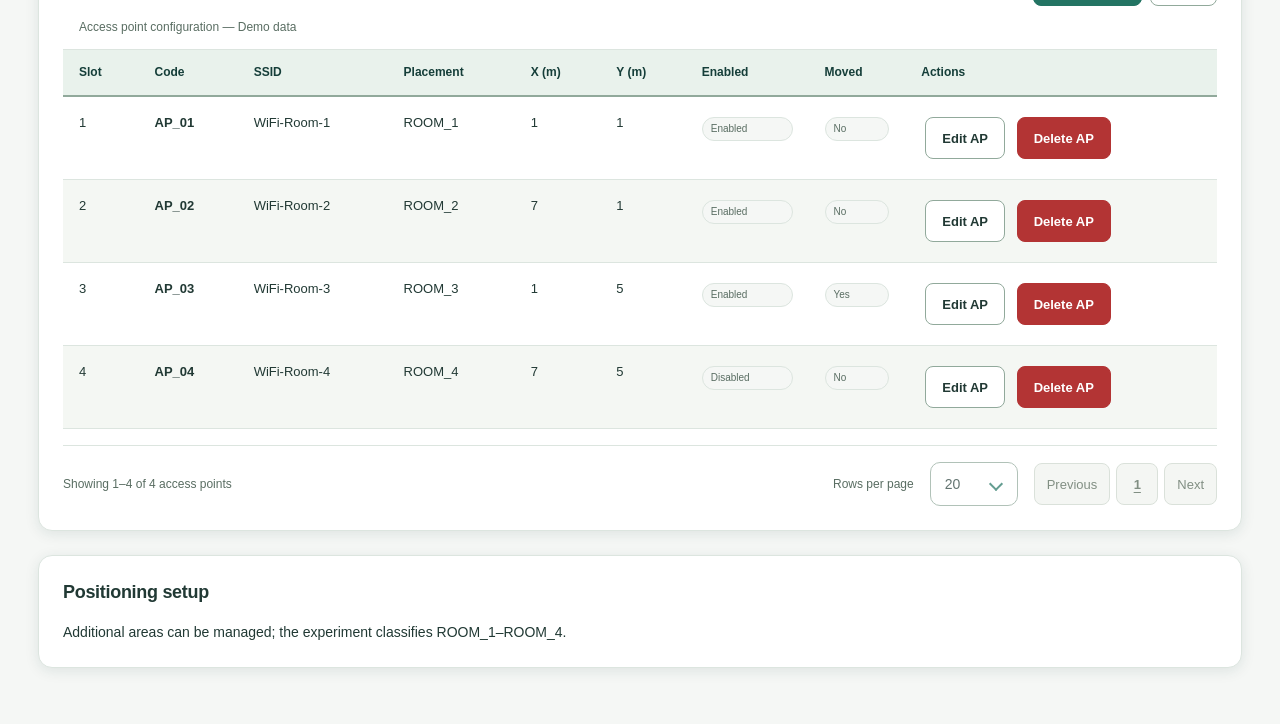
<file: area.html>
<!DOCTYPE html>
<html lang="en">
  <head>
    <meta charset="UTF-8">
    <meta name="viewport" content="width=device-width, initial-scale=1.0">
    <meta name="theme-color" content="#153e39">
    <meta name="description" content="Configure room geometry and positioning access points.">
    <title>Areas &amp; APs | WiFi Room</title>
    <link rel="stylesheet" href="./style.css">
    <link rel="stylesheet" href="./theme.css">
    <script src="./theme.js"></script>
    <script src="./main.js" defer>
    </script>
  </head>
  <body class="workspace-page">
    <svg class="svg-defs" xmlns="http://www.w3.org/2000/svg" aria-hidden="true">
      <defs>
        <symbol id="i-wifi" viewBox="0 0 24 24">
          <path d="M3 8a15 15 0 0 1 18 0M6 12a10 10 0 0 1 12 0M9 16a5 5 0 0 1 6 0" />
          <circle cx="12" cy="20" r="1" />
        </symbol>
      </defs>
    </svg>
    <header class="top-navbar">
      <a class="skip-link" href="#main-content">Skip to main content</a>
      <div class="nav-left">
        <a class="brand" href="index.html" aria-label="WiFi Room dashboard">
          <span class="brand-mark" aria-hidden="true">
            <svg>
              <use href="#i-wifi" />
            </svg>
          </span>
          <span>WiFi Room</span>
        </a>
        <button class="menu-toggle" type="button" aria-controls="primary-navigation" aria-expanded="false" >Menu</button>
        <nav id="primary-navigation" aria-label="Main navigation">
          <ul class="menu-links">
            <li>
              <a href="index.html">Dashboard</a>
            </li>
            <li>
              <a href="area.html" class="active" aria-current="page">Areas &amp; APs</a>
            </li>
            <li>
              <a href="survey.html">Surveys</a>
            </li>
            <li>
              <a href="sessions.html">Sessions</a>
            </li>
            <li>
              <a href="analytics.html">Analytics</a>
            </li>
            <li><a href="admin.html">Admin</a></li>
          </ul>
        </nav>
      </div>
      <div class="nav-right">
        <div class="theme-control" hidden>
          <label for="theme-mode">Appearance</label>
          <select id="theme-mode" data-styled-dropdown aria-label="Color theme">
            <option value="light">Light</option>
            <option value="dark">Dark</option>
            <option value="system" selected>System</option>
          </select>
        </div>
        <span class="demo-badge">Demo workspace</span>
        <div class="user-info">
          <span class="user-name">Demo Administrator</span>
          <span class="user-role">ADMIN</span>
        </div>
        <a id="logout-btn" class="logout-button" href="login.html">Log out</a>
      </div>
    </header>
    <main id="main-content" class="container" tabindex="-1">
      <header class="page-header">
        <div>
          <h1>Areas &amp; access points</h1>
          <p>Configure room geometry and the four positioning access points.</p>
        </div>
      </header>
      <p class="data-note">
        <span class="demo-badge">Demo data</span> Static preview. Filters, save, delete, export and collection actions do not change data.</p>
      <!-- Mẫu REVIEWER/VIEWER: hiện thông báo này và vô hiệu hóa các nút thêm/sửa/xóa. -->
      <p class="role-notice empty-state" hidden>Read-only access. Only ADMIN, MAP_MANAGER and SURVEYOR can manage areas and access points.</p>
      <section class="area-list" aria-labelledby="areas-heading">
        <header class="section-header">
          <h2 id="areas-heading">Areas</h2>
          <button type="button" data-open-dialog="area-editor" data-editor-mode="add" data-dialog-title="Add area">Add area</button>
        </header>
        <form class="area-filters" role="search" aria-label="Search areas">
          <div class="form-grid">
            <div class="form-field">
              <label for="area-query">Search areas</label>
              <input id="area-query" name="area-query" type="search" >
            </div>
          </div>
          <div class="form-actions">
            <button type="submit">Search</button>
            <button type="reset">Clear</button>
          </div>
        </form>
        <div class="area-grid">
          <article class="area-card">
            <h3>ROOM_1 · Room 1</h3>
            <dl class="record-details">
              <dt>Code</dt>
              <dd>ROOM_1</dd>
              <dt>Name</dt>
              <dd>Room 1</dd>
              <dt>Width × Height</dt>
              <dd>6 × 4 m</dd>
              <dt>X, Y</dt>
              <dd>0, 0 m</dd>
              <dt>Notes</dt>
              <dd>Illustrative room geometry</dd>
            </dl>
            <p>APs physically placed here: AP_01</p>
            <div class="card-actions">
              <button type="button" data-open-dialog="area-editor" data-dialog-title="Edit area" data-preview-values="{&quot;area-code&quot;:&quot;ROOM_1&quot;,&quot;area-name&quot;:&quot;Room 1&quot;,&quot;area-x&quot;:0,&quot;area-y&quot;:0,&quot;area-width&quot;:6,&quot;area-height&quot;:4,&quot;area-notes&quot;:&quot;Illustrative room geometry&quot;}" aria-label="Edit ROOM_1">Edit area</button>
              <button type="button" data-open-dialog="delete-dialog" data-record="ROOM_1" data-record-name="Room 1" data-record-kind="area" class="danger" aria-label="Delete ROOM_1">Delete area</button>
            </div>
          </article>
          <article class="area-card">
            <h3>ROOM_2 · Room 2</h3>
            <dl class="record-details">
              <dt>Code</dt>
              <dd>ROOM_2</dd>
              <dt>Name</dt>
              <dd>Room 2</dd>
              <dt>Width × Height</dt>
              <dd>6 × 4 m</dd>
              <dt>X, Y</dt>
              <dd>6, 0 m</dd>
              <dt>Notes</dt>
              <dd>Illustrative room geometry</dd>
            </dl>
            <p>APs physically placed here: AP_02</p>
            <div class="card-actions">
              <button type="button" data-open-dialog="area-editor" data-dialog-title="Edit area" data-preview-values="{&quot;area-code&quot;:&quot;ROOM_2&quot;,&quot;area-name&quot;:&quot;Room 2&quot;,&quot;area-x&quot;:6,&quot;area-y&quot;:0,&quot;area-width&quot;:6,&quot;area-height&quot;:4,&quot;area-notes&quot;:&quot;Illustrative room geometry&quot;}" aria-label="Edit ROOM_2">Edit area</button>
              <button type="button" data-open-dialog="delete-dialog" data-record="ROOM_2" data-record-name="Room 2" data-record-kind="area" class="danger" aria-label="Delete ROOM_2">Delete area</button>
            </div>
          </article>
          <article class="area-card">
            <h3>ROOM_3 · Room 3</h3>
            <dl class="record-details">
              <dt>Code</dt>
              <dd>ROOM_3</dd>
              <dt>Name</dt>
              <dd>Room 3</dd>
              <dt>Width × Height</dt>
              <dd>6 × 4 m</dd>
              <dt>X, Y</dt>
              <dd>0, 4 m</dd>
              <dt>Notes</dt>
              <dd>Illustrative room geometry</dd>
            </dl>
            <p>APs physically placed here: AP_03</p>
            <div class="card-actions">
              <button type="button" data-open-dialog="area-editor" data-dialog-title="Edit area" data-preview-values="{&quot;area-code&quot;:&quot;ROOM_3&quot;,&quot;area-name&quot;:&quot;Room 3&quot;,&quot;area-x&quot;:0,&quot;area-y&quot;:4,&quot;area-width&quot;:6,&quot;area-height&quot;:4,&quot;area-notes&quot;:&quot;Illustrative room geometry&quot;}" aria-label="Edit ROOM_3">Edit area</button>
              <button type="button" data-open-dialog="delete-dialog" data-record="ROOM_3" data-record-name="Room 3" data-record-kind="area" class="danger" aria-label="Delete ROOM_3">Delete area</button>
            </div>
          </article>
          <article class="area-card">
            <h3>ROOM_4 · Room 4</h3>
            <dl class="record-details">
              <dt>Code</dt>
              <dd>ROOM_4</dd>
              <dt>Name</dt>
              <dd>Room 4</dd>
              <dt>Width × Height</dt>
              <dd>6 × 4 m</dd>
              <dt>X, Y</dt>
              <dd>6, 4 m</dd>
              <dt>Notes</dt>
              <dd>Illustrative room geometry</dd>
            </dl>
            <p>APs physically placed here: AP_04</p>
            <div class="card-actions">
              <button type="button" data-open-dialog="area-editor" data-dialog-title="Edit area" data-preview-values="{&quot;area-code&quot;:&quot;ROOM_4&quot;,&quot;area-name&quot;:&quot;Room 4&quot;,&quot;area-x&quot;:6,&quot;area-y&quot;:4,&quot;area-width&quot;:6,&quot;area-height&quot;:4,&quot;area-notes&quot;:&quot;Illustrative room geometry&quot;}" aria-label="Edit ROOM_4">Edit area</button>
              <button type="button" data-open-dialog="delete-dialog" data-record="ROOM_4" data-record-name="Room 4" data-record-kind="area" class="danger" aria-label="Delete ROOM_4">Delete area</button>
            </div>
          </article>
        </div>
        <nav class="pagination" aria-label="Areas pagination">
          <p>Showing 1–4 of 4 areas</p>
          <label for="areas-page-size">Rows per page</label>
          <select data-styled-dropdown id="areas-page-size" disabled>
            <option>20</option>
            <option>50</option>
            <option>100</option>
          </select>
          <ul class="page-links">
            <li>
              <button type="button" disabled>Previous</button>
            </li>
            <li>
              <button type="button" aria-current="page" disabled>1</button>
            </li>
            <li>
              <button type="button" disabled>Next</button>
            </li>
          </ul>
        </nav>
        <!-- Mẫu thay thế: ẩn dữ liệu và phân trang, chỉ bỏ hidden ở một trạng thái tương ứng. -->
        <div id="areas-empty" class="empty-state" hidden>
          <h3>No areas yet</h3>
          <p>Add a record when data is available.</p>
        </div>
        <div id="areas-no-results" class="no-results" hidden>
          <h3>No matching results</h3>
          <p>Clear the filters or try another search.</p>
        </div>
        <div id="areas-loading" class="loading-state" role="status" hidden>
          <p>Loading areas…</p>
        </div>
        <div id="areas-error" class="error-state" role="alert" hidden>
          <h3>Unable to load areas</h3>
          <p>Try again when the service is available.</p>
          <button type="button" disabled>Try again</button>
        </div>
      </section>
      <section class="ap-list" aria-labelledby="aps-heading">
        <header class="section-header">
          <h2 id="aps-heading">Access points</h2>
          <button type="button" data-open-dialog="ap-editor" data-editor-mode="add" data-dialog-title="Add AP">Add AP</button>
        </header>
        <p>RSSI slots 1–4 identify the same four APs in every room.</p>
        <p>Enabled is a configuration setting. Missing signal is a separate observation and does not mean an AP is disabled. X and Y use meters.</p>
        <form id="ap-filters" class="static-form">
          <div class="form-grid">
            <div class="form-field">
              <label for="ap-query">Search APs</label>
              <input id="ap-query" name="ap-query" type="search" >
            </div>
            <div class="form-field">
              <label for="ap-status">Status</label>
              <select data-styled-dropdown id="ap-status" name="ap-status" >
                <option>All</option>
                <option>Enabled</option>
                <option>Disabled</option>
                <option>Moved</option>
              </select>
            </div>
          </div>
          <div class="form-actions">
            <button type="submit">Apply filters</button>
            <button type="reset" class="secondary">Clear</button>
          </div>
        </form>
        <div class="table-scroll" role="region" tabindex="0" aria-label="Access point configuration">
          <table class="data-table">
            <caption>Access point configuration — Demo data</caption>
            <thead>
              <tr>
                <th scope="col">Slot</th>
                <th scope="col">Code</th>
                <th scope="col">SSID</th>
                <th scope="col">Placement</th>
                <th scope="col">X (m)</th>
                <th scope="col">Y (m)</th>
                <th scope="col">Enabled</th>
                <th scope="col">Moved</th>
                <th scope="col">Actions</th>
              </tr>
            </thead>
            <tbody>
              <tr>
                <td>1</td>
                <th scope="row">AP_01</th>
                <td>WiFi-Room-1</td>
                <td>ROOM_1</td>
                <td>1</td>
                <td>1</td>
                <td>
                  <span class="status-badge">Enabled</span>
                </td>
                <td>
                  <span class="status-badge">No</span>
                </td>
                <td>
                  <button type="button" data-open-dialog="ap-editor" data-dialog-title="Edit AP" data-preview-values="{&quot;ap-slot&quot;:&quot;1&quot;,&quot;ap-code&quot;:&quot;AP_01&quot;,&quot;ap-ssid&quot;:&quot;WiFi-Room-1&quot;,&quot;ap-placement&quot;:&quot;ROOM_1&quot;,&quot;ap-x&quot;:1,&quot;ap-y&quot;:1,&quot;ap-enabled&quot;:true,&quot;ap-moved&quot;:false}" aria-label="Edit AP_01">Edit AP</button>
                  <button type="button" data-open-dialog="delete-dialog" data-record="AP_01" data-record-name="WiFi-Room-1" data-record-kind="AP" class="danger" aria-label="Delete AP_01">Delete AP</button>
                </td>
              </tr>
              <tr>
                <td>2</td>
                <th scope="row">AP_02</th>
                <td>WiFi-Room-2</td>
                <td>ROOM_2</td>
                <td>7</td>
                <td>1</td>
                <td>
                  <span class="status-badge">Enabled</span>
                </td>
                <td>
                  <span class="status-badge">No</span>
                </td>
                <td>
                  <button type="button" data-open-dialog="ap-editor" data-dialog-title="Edit AP" data-preview-values="{&quot;ap-slot&quot;:&quot;2&quot;,&quot;ap-code&quot;:&quot;AP_02&quot;,&quot;ap-ssid&quot;:&quot;WiFi-Room-2&quot;,&quot;ap-placement&quot;:&quot;ROOM_2&quot;,&quot;ap-x&quot;:7,&quot;ap-y&quot;:1,&quot;ap-enabled&quot;:true,&quot;ap-moved&quot;:false}" aria-label="Edit AP_02">Edit AP</button>
                  <button type="button" data-open-dialog="delete-dialog" data-record="AP_02" data-record-name="WiFi-Room-2" data-record-kind="AP" class="danger" aria-label="Delete AP_02">Delete AP</button>
                </td>
              </tr>
              <tr>
                <td>3</td>
                <th scope="row">AP_03</th>
                <td>WiFi-Room-3</td>
                <td>ROOM_3</td>
                <td>1</td>
                <td>5</td>
                <td>
                  <span class="status-badge">Enabled</span>
                </td>
                <td>
                  <span class="status-badge">Yes</span>
                </td>
                <td>
                  <button type="button" data-open-dialog="ap-editor" data-dialog-title="Edit AP" data-preview-values="{&quot;ap-slot&quot;:&quot;3&quot;,&quot;ap-code&quot;:&quot;AP_03&quot;,&quot;ap-ssid&quot;:&quot;WiFi-Room-3&quot;,&quot;ap-placement&quot;:&quot;ROOM_3&quot;,&quot;ap-x&quot;:1,&quot;ap-y&quot;:5,&quot;ap-enabled&quot;:true,&quot;ap-moved&quot;:true}" aria-label="Edit AP_03">Edit AP</button>
                  <button type="button" data-open-dialog="delete-dialog" data-record="AP_03" data-record-name="WiFi-Room-3" data-record-kind="AP" class="danger" aria-label="Delete AP_03">Delete AP</button>
                </td>
              </tr>
              <tr>
                <td>4</td>
                <th scope="row">AP_04</th>
                <td>WiFi-Room-4</td>
                <td>ROOM_4</td>
                <td>7</td>
                <td>5</td>
                <td>
                  <span class="status-badge">Disabled</span>
                </td>
                <td>
                  <span class="status-badge">No</span>
                </td>
                <td>
                  <button type="button" data-open-dialog="ap-editor" data-dialog-title="Edit AP" data-preview-values="{&quot;ap-slot&quot;:&quot;4&quot;,&quot;ap-code&quot;:&quot;AP_04&quot;,&quot;ap-ssid&quot;:&quot;WiFi-Room-4&quot;,&quot;ap-placement&quot;:&quot;ROOM_4&quot;,&quot;ap-x&quot;:7,&quot;ap-y&quot;:5,&quot;ap-enabled&quot;:false,&quot;ap-moved&quot;:false}" aria-label="Edit AP_04">Edit AP</button>
                  <button type="button" data-open-dialog="delete-dialog" data-record="AP_04" data-record-name="WiFi-Room-4" data-record-kind="AP" class="danger" aria-label="Delete AP_04">Delete AP</button>
                </td>
              </tr>
            </tbody>
          </table>
        </div>
        <nav class="pagination" aria-label="Access points pagination">
          <p>Showing 1–4 of 4 access points</p>
          <label for="aps-page-size">Rows per page</label>
          <select data-styled-dropdown id="aps-page-size" disabled>
            <option>20</option>
            <option>50</option>
            <option>100</option>
          </select>
          <ul class="page-links">
            <li>
              <button type="button" disabled>Previous</button>
            </li>
            <li>
              <button type="button" aria-current="page" disabled>1</button>
            </li>
            <li>
              <button type="button" disabled>Next</button>
            </li>
          </ul>
        </nav>
        <!-- Mẫu thay thế: ẩn dữ liệu và phân trang, chỉ bỏ hidden ở một trạng thái tương ứng. -->
        <div id="aps-empty" class="empty-state" hidden>
          <h3>No access points yet</h3>
          <p>Add a record when data is available.</p>
        </div>
        <div id="aps-no-results" class="no-results" hidden>
          <h3>No matching results</h3>
          <p>Clear the filters or try another search.</p>
        </div>
        <div id="aps-loading" class="loading-state" role="status" hidden>
          <p>Loading access points…</p>
        </div>
        <div id="aps-error" class="error-state" role="alert" hidden>
          <h3>Unable to load access points</h3>
          <p>Try again when the service is available.</p>
          <button type="button" disabled>Try again</button>
        </div>
      </section>
      <section class="configuration-notes" aria-labelledby="configuration-heading">
        <h2 id="configuration-heading">Positioning setup</h2>
        <p>Additional areas can be managed; the experiment classifies ROOM_1–ROOM_4.</p>
      </section>
    </main>
    <dialog id="area-editor" aria-labelledby="area-editor-title">
      <header class="dialog-header">
        <h2 id="area-editor-title">Add / edit area</h2>
        <button type="button" data-close-dialog aria-label="Close area details editor">Close</button>
      </header>
      <form id="area-form">
        <div class="form-error-summary" role="alert" hidden>
          <p>Review the highlighted fields before continuing.</p>
        </div>
        <fieldset>
          <legend>Area details</legend>
          <div class="form-field">
            <label for="area-code">Code</label>
            <input id="area-code" name="area-code" type="text" required value="ROOM_1">
          </div>
          <div class="form-field">
            <label for="area-name">Name</label>
            <input id="area-name" name="area-name" type="text" required value="Room 1">
          </div>
          <div class="form-field">
            <label for="area-x">X (m)</label>
            <input id="area-x" name="area-x" type="number" step="0.01" value="0">
          </div>
          <div class="form-field">
            <label for="area-y">Y (m)</label>
            <input id="area-y" name="area-y" type="number" step="0.01" value="0">
          </div>
          <div class="form-field">
            <label for="area-width">Width (m)</label>
            <input id="area-width" name="area-width" type="number" required min="0.01" step="0.01" value="6">
          </div>
          <div class="form-field">
            <label for="area-height">Height (m)</label>
            <input id="area-height" name="area-height" type="number" required min="0.01" step="0.01" value="4">
          </div>
          <div class="form-field">
            <label for="area-notes">Notes</label>
            <textarea id="area-notes" name="area-notes" >
            </textarea>
          </div>
        </fieldset>
        <!-- Mẫu lỗi: bỏ hidden và gắn aria-invalid/aria-describedby vào trường tương ứng. -->
        <p id="area-code-error" class="field-error" hidden>This code is already in use.</p>
        <p id="area-size-error" class="field-error" hidden>Width and height must be greater than zero.</p>
        <p class="data-note">Static preview. No changes are saved.</p>
        <footer class="form-actions">
          <button type="button" data-close-dialog>Cancel</button>
          <button type="submit">Save changes</button>
        </footer>
      </form>
    </dialog>
    <dialog id="ap-editor" aria-labelledby="ap-editor-title">
      <header class="dialog-header">
        <h2 id="ap-editor-title">Add / edit AP</h2>
        <button type="button" data-close-dialog aria-label="Close access point details editor">Close</button>
      </header>
      <form id="ap-form">
        <div class="form-error-summary" role="alert" hidden>
          <p>Review the highlighted fields before continuing.</p>
        </div>
        <fieldset>
          <legend>Access point details</legend>
          <div class="form-field">
            <label for="ap-slot">Slot</label>
            <select data-styled-dropdown id="ap-slot" name="ap-slot" required>
              <option selected>1</option>
              <option>2</option>
              <option>3</option>
              <option>4</option>
            </select>
          </div>
          <small>Each slot must be unique across the four positioning APs.</small>
          <div class="form-field">
            <label for="ap-code">Code</label>
            <input id="ap-code" name="ap-code" type="text" value="AP_01">
          </div>
          <div class="form-field">
            <label for="ap-ssid">SSID</label>
            <input id="ap-ssid" name="ap-ssid" type="text" required value="WiFi-Room-1">
          </div>
          <div class="form-field">
            <label for="ap-placement">Placement</label>
            <select data-styled-dropdown id="ap-placement" name="ap-placement" >
              <option>Unassigned</option>
              <option selected>ROOM_1</option>
              <option>ROOM_2</option>
              <option>ROOM_3</option>
              <option>ROOM_4</option>
            </select>
          </div>
          <div class="form-field">
            <label for="ap-x">X (m)</label>
            <input id="ap-x" name="ap-x" type="number" step="0.01" value="1">
          </div>
          <div class="form-field">
            <label for="ap-y">Y (m)</label>
            <input id="ap-y" name="ap-y" type="number" step="0.01" value="1">
          </div>
          <div class="checkbox-field">
            <input id="ap-enabled" name="ap-enabled" type="checkbox" checked>
            <label for="ap-enabled">Enabled</label>
          </div>
          <div class="checkbox-field">
            <input id="ap-moved" name="ap-moved" type="checkbox" >
            <label for="ap-moved">Moved</label>
          </div>
          <div class="form-field">
            <label for="ap-notes">Notes</label>
            <textarea id="ap-notes" name="ap-notes" >
            </textarea>
          </div>
        </fieldset>
        <p id="ap-slot-error" class="field-error" hidden>This RSSI slot is already assigned.</p>
        <p id="ap-code-error" class="field-error" hidden>This AP code is already in use.</p>
        <p class="data-note">Static preview. No changes are saved.</p>
        <footer class="form-actions">
          <button type="button" data-close-dialog>Cancel</button>
          <button type="submit">Save changes</button>
        </footer>
      </form>
    </dialog>
    <dialog id="delete-dialog" aria-labelledby="delete-title" aria-describedby="delete-description">
      <h2 id="delete-title">Delete area or AP?</h2>
      <p id="delete-description">Review this record before deleting it.</p>
      <dl class="record-details">
        <dt>Record ID</dt>
        <dd>ROOM_1 / AP_01</dd>
        <dt>Record name</dt>
        <dd>area or AP preview</dd>
        <dt>Linked-record warning</dt>
        <dd>Sessions and survey fingerprints reference this configuration. Remove references before deletion.</dd>
      </dl>
      <p class="dependency-warning">Deletion is blocked while linked records exist.</p>
      <div class="dialog-actions">
        <button type="button" data-close-dialog>Cancel</button>
        <button type="button" class="danger" disabled>Delete area or AP</button>
      </div>
    </dialog>
    <div class="toast-region" role="status" aria-live="polite" aria-atomic="true">
      <!-- Bỏ hidden để kiểm tra mẫu thông báo. -->
      <div class="toast" hidden>
        <p>Changes saved.</p>
        <button type="button" data-dismiss-feedback aria-label="Dismiss notification">Dismiss</button>
      </div>
    </div>
    <div class="page-error" role="alert" hidden>
      <p>This content could not be loaded.</p>
      <button type="button" disabled>Try again</button>
    </div>
  </body>
</html>
</file>
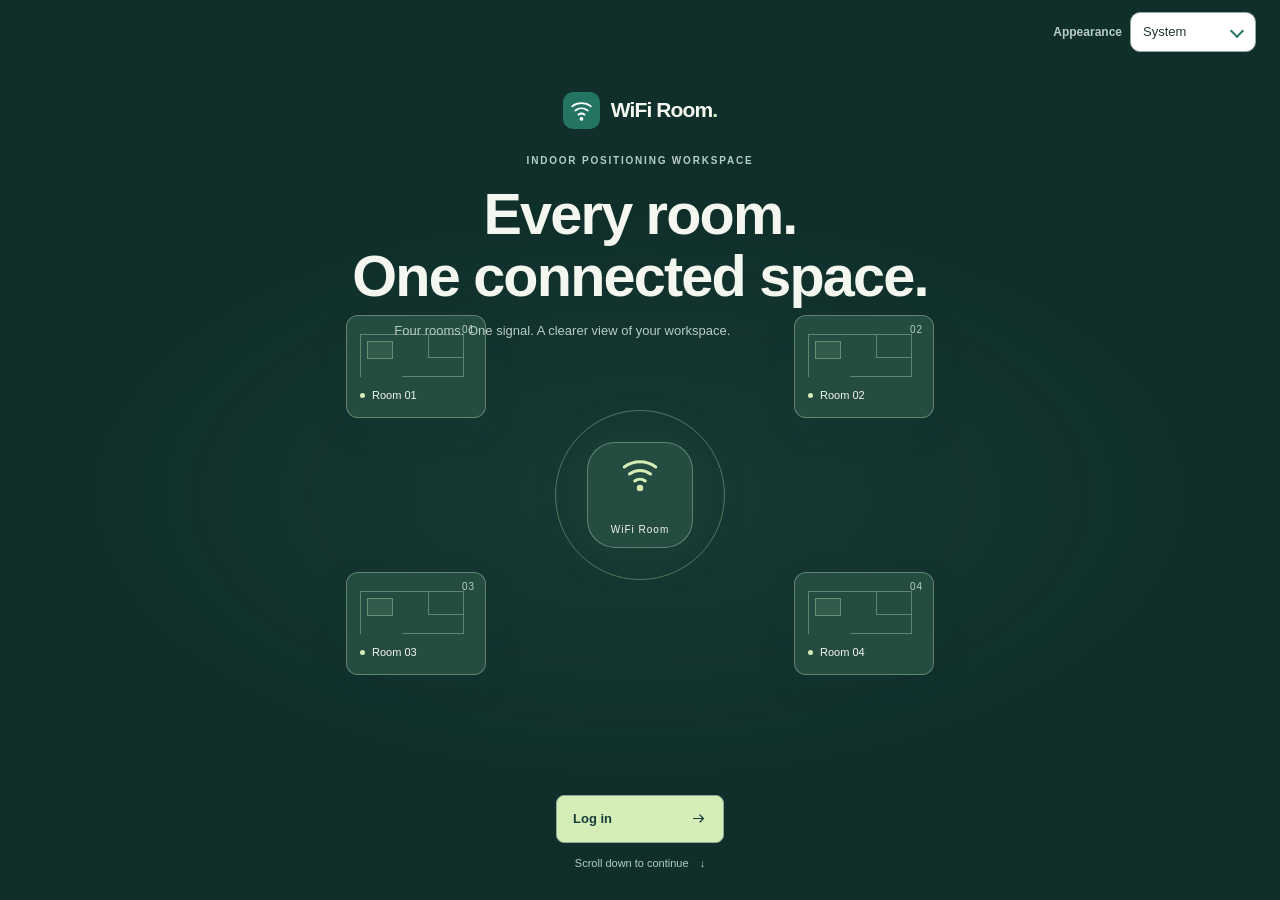
<file: login.html>
<!DOCTYPE html>
<html lang="en">
  <head>
    <meta charset="UTF-8">
    <meta name="viewport" content="width=device-width, initial-scale=1.0">
    <meta name="theme-color" content="#153e39">
    <meta name="description" content="Log in to your WiFi Room positioning workspace.">
    <title>Log in | WiFi Room</title>
    <link rel="stylesheet" href="./style.css">
    <link rel="stylesheet" href="./theme.css">
    <script src="./theme.js"></script>
    <script src="./login-intro.js" defer></script>
    <script src="./login-transition.js" defer></script>
    <script src="./main.js" defer>
    </script>
  </head>
  <body class="login-bg">
    <div class="login-theme-bar"><div class="theme-control" hidden>
          <label for="theme-mode">Appearance</label>
          <select id="theme-mode" data-styled-dropdown aria-label="Color theme">
            <option value="light">Light</option>
            <option value="dark">Dark</option>
            <option value="system" selected>System</option>
          </select>
        </div></div>
    <a class="skip-link" href="#login-form">Skip to login</a>
    <svg class="svg-defs" xmlns="http://www.w3.org/2000/svg" aria-hidden="true">
      <defs>
        <symbol id="i-wifi" viewBox="0 0 24 24">
          <path d="M3 8a15 15 0 0 1 18 0M6 12a10 10 0 0 1 12 0M9 16a5 5 0 0 1 6 0" />
          <circle cx="12" cy="20" r="1" />
        </symbol>
        <symbol id="i-arrow" viewBox="0 0 24 24">
          <path d="M5 12h14m-5-5 5 5-5 5" />
        </symbol>
      </defs>
    </svg>
    <main id="main-content" class="login-layout login-experience">
      <section class="login-intro" aria-labelledby="story-heading" hidden>
        <div class="intro-copy">
          <a class="brand" href="login.html"><span class="brand-mark" aria-hidden="true"><svg><use href="#i-wifi" /></svg></span>WiFi Room<span class="brand-period">.</span></a>
          <p class="eyebrow">INDOOR POSITIONING WORKSPACE</p>
          <h1 id="story-heading">Every room.<br />One connected space.</h1>
          <p>Four rooms. One signal. A clearer view of your workspace.</p>
        </div>
        <div class="intro-model-space" aria-hidden="true"></div>
        <div class="intro-actions">
          <button class="button intro-enter" type="button" aria-controls="login-panel">Log in <svg aria-hidden="true"><use href="#i-arrow" /></svg></button>
          <p>Scroll down to continue <span aria-hidden="true">↓</span></p>
        </div>
      </section>
      <div class="intro-scene" aria-hidden="true">
        <div class="intro-wave"></div><div class="intro-wave wave-delayed"></div>
        <div class="intro-wifi"><svg><use href="#i-wifi" /></svg><span>WiFi Room</span></div>
        <div class="intro-room room-1"><div class="room-orbit"><div class="room-face"><span class="room-number">01</span><span class="room-plan"><i></i><i></i></span><span class="room-caption"><i></i>Room 01</span></div></div></div>
        <div class="intro-room room-2"><div class="room-orbit"><div class="room-face"><span class="room-number">02</span><span class="room-plan"><i></i><i></i></span><span class="room-caption"><i></i>Room 02</span></div></div></div>
        <div class="intro-room room-3"><div class="room-orbit"><div class="room-face"><span class="room-number">03</span><span class="room-plan"><i></i><i></i></span><span class="room-caption"><i></i>Room 03</span></div></div></div>
        <div class="intro-room room-4"><div class="room-orbit"><div class="room-face"><span class="room-number">04</span><span class="room-plan"><i></i><i></i></span><span class="room-caption"><i></i>Room 04</span></div></div></div>
      </div>
      <section id="login-panel" class="login-panel" aria-labelledby="login-heading">
        <div class="login-box">
          <header class="login-heading">
            <p class="small-label">YOUR WORKSPACE, SIMPLIFIED</p>
            <h2 id="login-heading" tabindex="-1">Welcome back</h2>
            <p class="muted">Log in to your positioning workspace.</p>
          </header>
          <!-- Mẫu sai thông tin đăng nhập: bỏ hidden ở #login-error. Mẫu lỗi trường: bỏ hidden ở lỗi tương ứng, thêm aria-invalid="true" và aria-describedby="username-error" / "password-error" vào input đó. Mẫu đang gửi: ẩn #login-btn, bỏ hidden ở #login-submitting, thêm aria-busy="true" vào form. Đây chỉ là bố cục mẫu, không gửi dữ liệu. Mặc định: các lỗi và #login-submitting đều hidden, form không aria-busy, input không aria-invalid/aria-describedby, #login-btn hiển thị. -->
          <p id="login-error" class="login-error" role="alert" hidden>Invalid username or password.</p>
          <form id="login-form" aria-labelledby="login-heading" tabindex="-1">
            <div class="form-field">
              <label for="username">Username</label>
              <input id="username" name="username" type="text" autocomplete="username" placeholder="Enter your username" value="admin" required />
              <p id="username-error" class="field-error" hidden>Enter your username.</p>
            </div>
            <div class="form-field">
              <label for="password">Password</label>
              <div class="password-field">
                <input id="password" name="password" type="password" autocomplete="current-password" placeholder="Enter your password" value="123456" required />
                <button type="button" id="password-toggle" aria-controls="password" aria-pressed="false" >
                  Show password
                </button>
              </div>
              <p id="password-error" class="field-error" hidden>Enter your password.</p>
            </div>
            <a class="button primary login-submit" id="login-btn" href="index.html">
              Log in to workspace <svg aria-hidden="true" focusable="false">
                <use href="#i-arrow" />
              </svg>
            </a>
            <button class="button primary login-submit" id="login-submitting" type="submit" disabled hidden>
              Logging in… <span class="login-spinner" aria-hidden="true"></span>
            </button>
          </form>
          <hr class="demo-divider" />
          <section class="demo-accounts" aria-labelledby="demo-heading">
            <h3 id="demo-heading">Demo accounts</h3>
            
            <ul class="demo-users">
              <li>
                <code>admin</code>
                <span>Administrator</span>
              </li>
              <li>
                <code>map_manager</code>
                <span>Map Manager</span>
              </li>
              <li>
                <code>surveyor</code>
                <span>Surveyor</span>
              </li>
              <li>
                <code>reviewer</code>
                <span>Reviewer</span>
              </li>
              <li>
                <code>viewer</code>
                <span>Viewer</span>
              </li>
            </ul>
            <p>Shared demo password: <code>123456</code>
            </p>
            <p>Static demo only. These accounts do not create an authenticated session.</p>
           
          </section>
        </div>
        <p class="login-footer">WiFi Room · Indoor positioning made simple</p>
      </section>
    </main>
  </body>
</html>
</file>
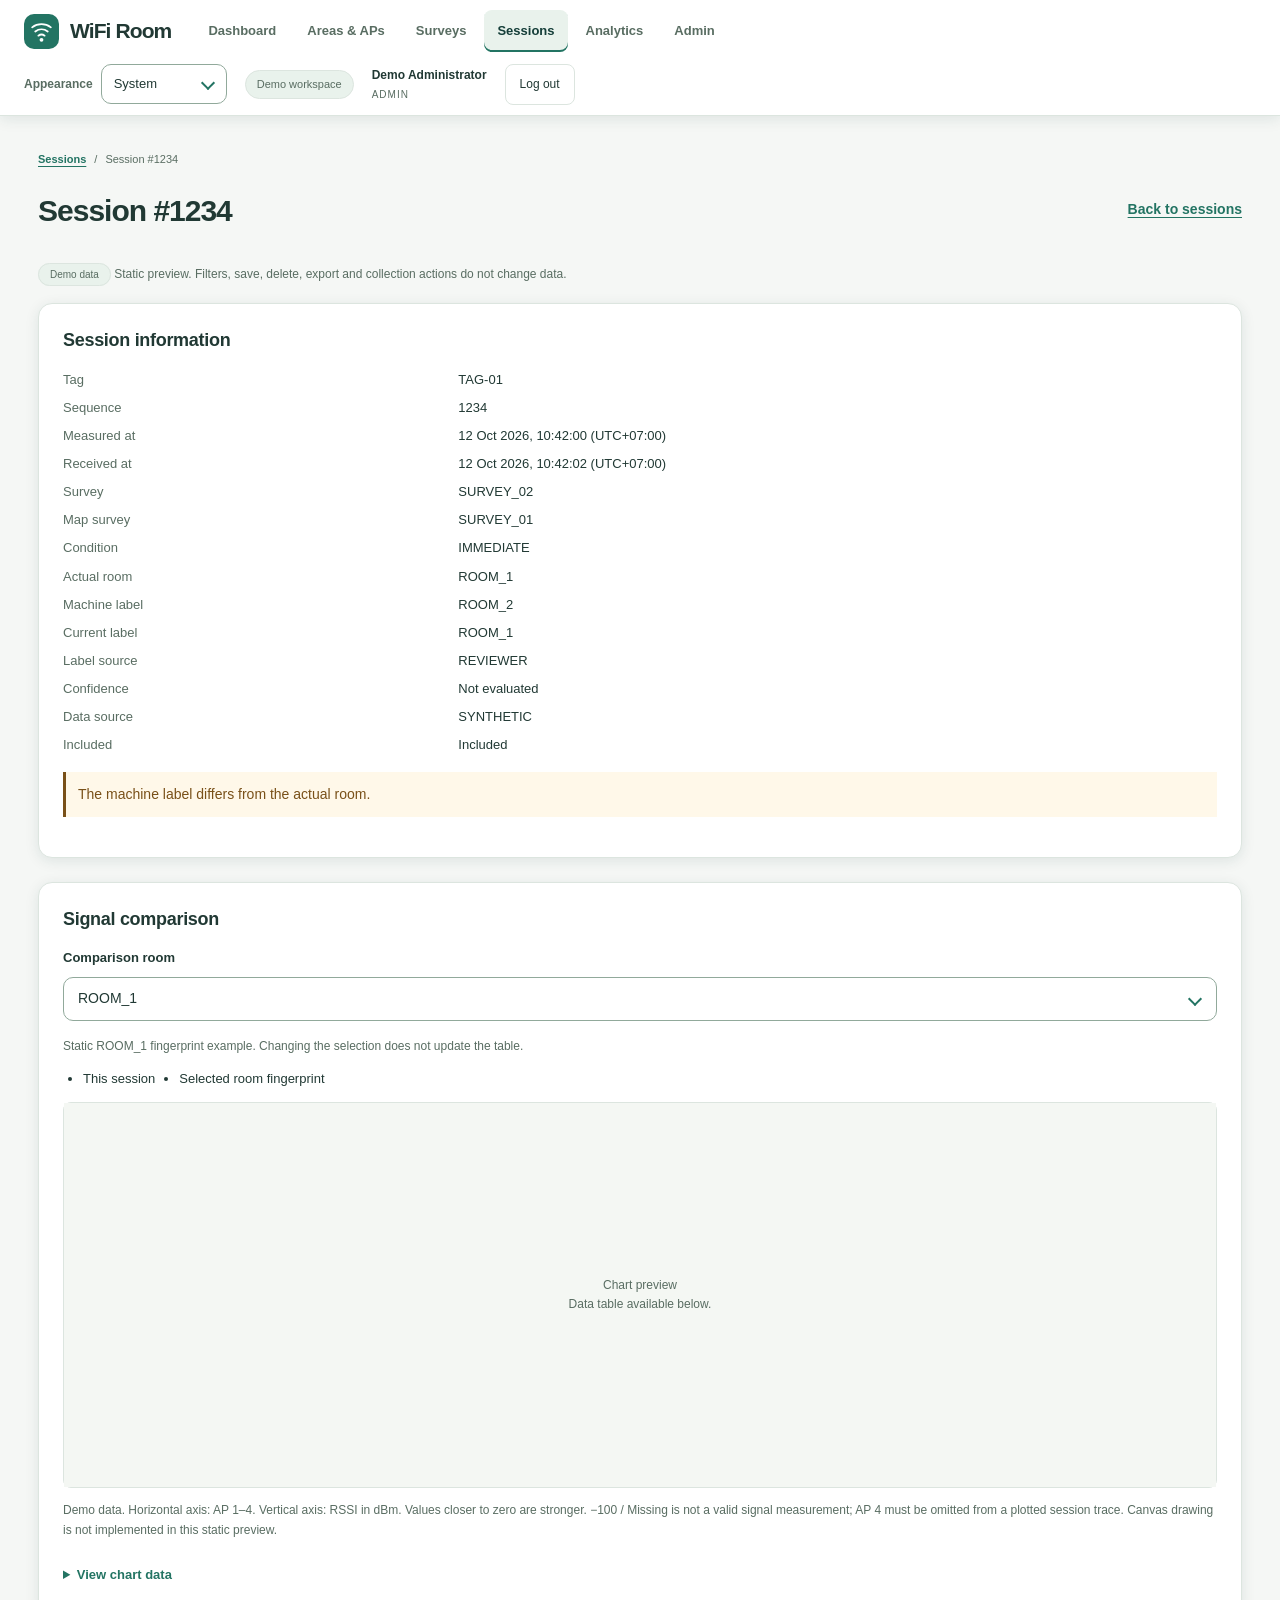
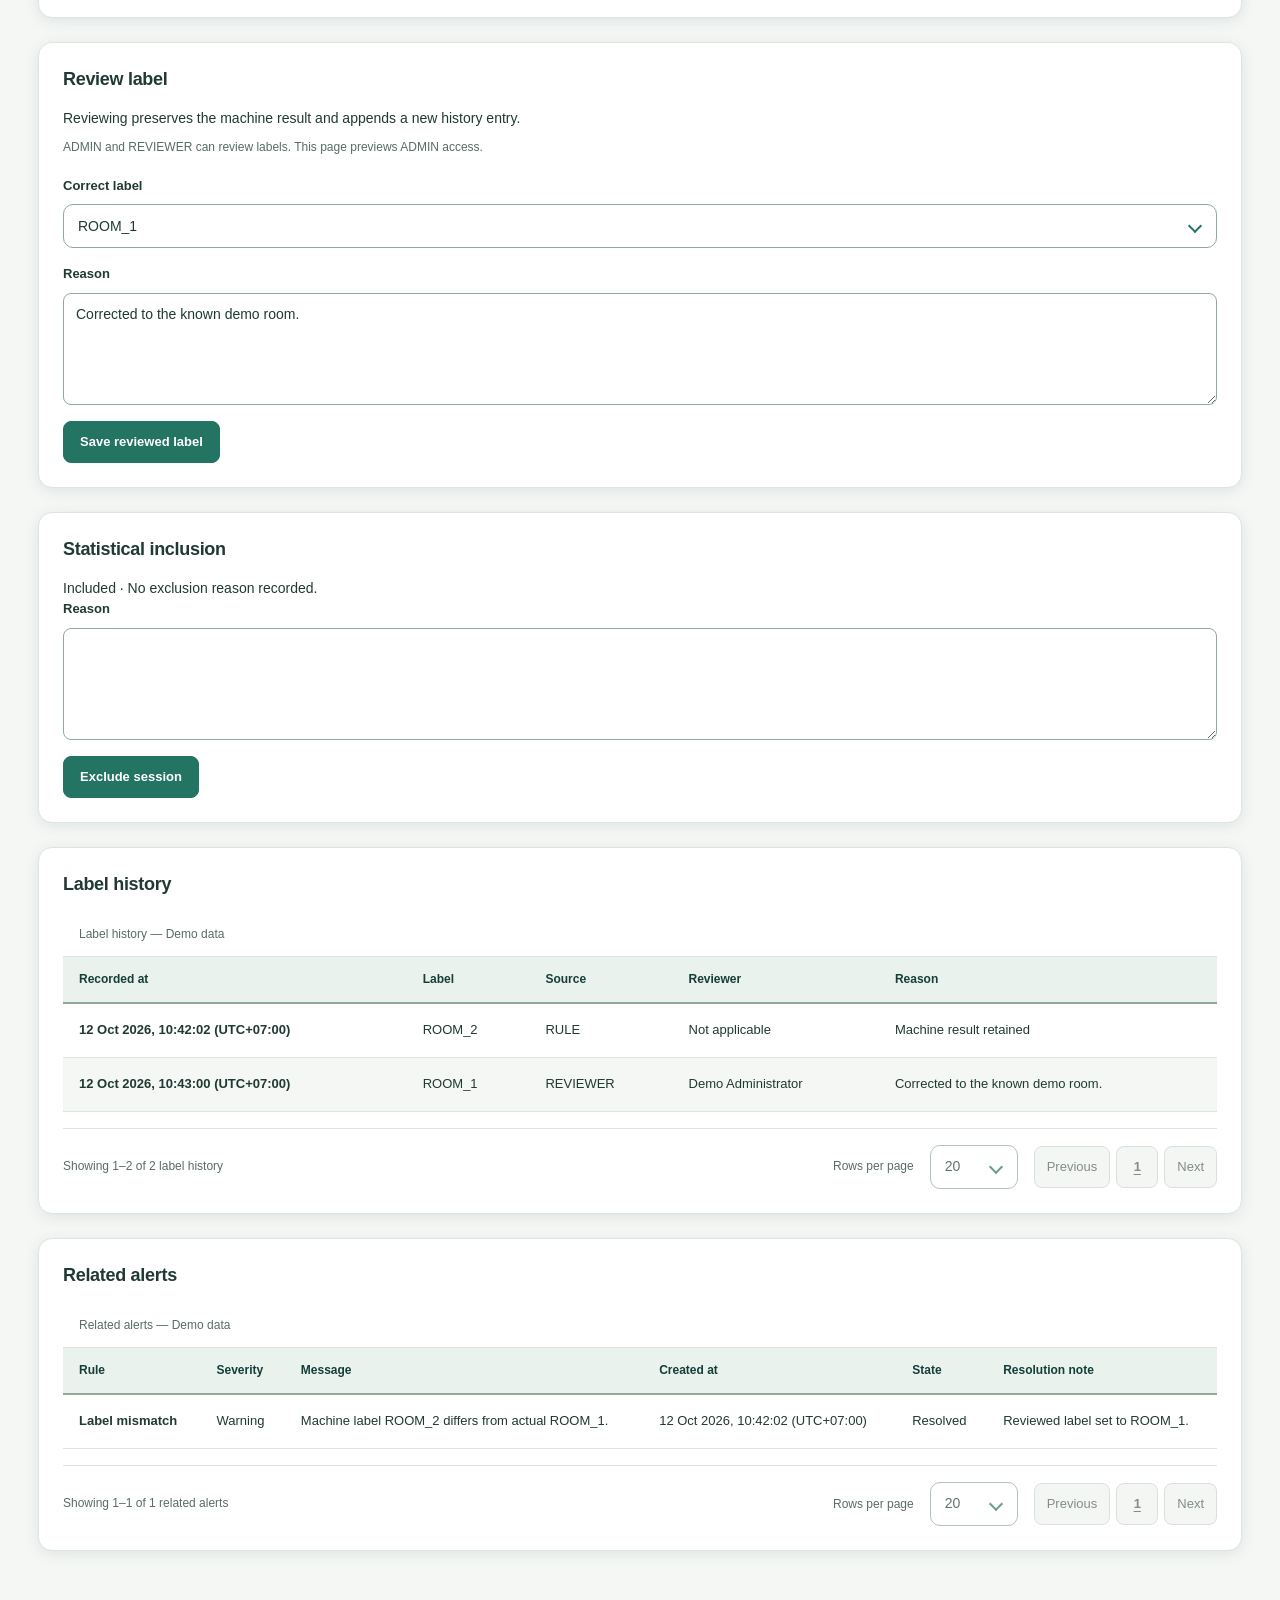
<file: session-detail.html>
<!DOCTYPE html>
<html lang="en">
  <head>
    <meta charset="UTF-8">
    <meta name="viewport" content="width=device-width, initial-scale=1.0">
    <meta name="theme-color" content="#153e39">
    <meta name="description" content="Inspect positioning session details and review labels.">
    <title>Session #1234 | WiFi Room</title>
    <link rel="stylesheet" href="./style.css">
    <link rel="stylesheet" href="./theme.css">
    <script src="./theme.js"></script>
    <script src="./main.js" defer>
    </script>
  </head>
  <body class="workspace-page">
    <svg class="svg-defs" xmlns="http://www.w3.org/2000/svg" aria-hidden="true">
      <defs>
        <symbol id="i-wifi" viewBox="0 0 24 24">
          <path d="M3 8a15 15 0 0 1 18 0M6 12a10 10 0 0 1 12 0M9 16a5 5 0 0 1 6 0" />
          <circle cx="12" cy="20" r="1" />
        </symbol>
      </defs>
    </svg>
    <header class="top-navbar">
      <a class="skip-link" href="#main-content">Skip to main content</a>
      <div class="nav-left">
        <a class="brand" href="index.html" aria-label="WiFi Room dashboard">
          <span class="brand-mark" aria-hidden="true">
            <svg>
              <use href="#i-wifi" />
            </svg>
          </span>
          <span>WiFi Room</span>
        </a>
        <button class="menu-toggle" type="button" aria-controls="primary-navigation" aria-expanded="false" >Menu</button>
        <nav id="primary-navigation" aria-label="Main navigation">
          <ul class="menu-links">
            <li>
              <a href="index.html">Dashboard</a>
            </li>
            <li>
              <a href="area.html">Areas &amp; APs</a>
            </li>
            <li>
              <a href="survey.html">Surveys</a>
            </li>
            <li>
              <a href="sessions.html" class="active" aria-current="page">Sessions</a>
            </li>
            <li>
              <a href="analytics.html">Analytics</a>
            </li>
            <li><a href="admin.html">Admin</a></li>
          </ul>
        </nav>
      </div>
      <div class="nav-right">
        <div class="theme-control" hidden>
          <label for="theme-mode">Appearance</label>
          <select id="theme-mode" data-styled-dropdown aria-label="Color theme">
            <option value="light">Light</option>
            <option value="dark">Dark</option>
            <option value="system" selected>System</option>
          </select>
        </div>
        <span class="demo-badge">Demo workspace</span>
        <div class="user-info">
          <span class="user-name">Demo Administrator</span>
          <span class="user-role">ADMIN</span>
        </div>
        <a id="logout-btn" class="logout-button" href="login.html">Log out</a>
      </div>
    </header>
    <main id="main-content" class="container" tabindex="-1">
      <nav class="breadcrumb" aria-label="Breadcrumb">
        <ol>
          <li>
            <a href="sessions.html">Sessions</a>
          </li>
          <li aria-current="page">Session #1234</li>
        </ol>
      </nav>
      <header class="page-header">
        <h1>Session #1234</h1>
        <a href="sessions.html">Back to sessions</a>
      </header>
      <p class="data-note">
        <span class="demo-badge">Demo data</span> Static preview. Filters, save, delete, export and collection actions do not change data.</p>
      <section class="session-summary" aria-labelledby="summary-heading">
        <h2 id="summary-heading">Session information</h2>
        <dl class="record-details">
          <dt>Tag</dt>
          <dd>TAG-01</dd>
          <dt>Sequence</dt>
          <dd>1234</dd>
          <dt>Measured at</dt>
          <dd>
            <time datetime="2026-10-12T10:42:00+07:00">12 Oct 2026, 10:42:00 (UTC+07:00)</time>
          </dd>
          <dt>Received at</dt>
          <dd>
            <time datetime="2026-10-12T10:42:02+07:00">12 Oct 2026, 10:42:02 (UTC+07:00)</time>
          </dd>
          <dt>Survey</dt>
          <dd>SURVEY_02</dd>
          <dt>Map survey</dt>
          <dd>SURVEY_01</dd>
          <dt>Condition</dt>
          <dd>IMMEDIATE</dd>
          <dt>Actual room</dt>
          <dd>ROOM_1</dd>
          <dt>Machine label</dt>
          <dd>ROOM_2</dd>
          <dt>Current label</dt>
          <dd>ROOM_1</dd>
          <dt>Label source</dt>
          <dd>REVIEWER</dd>
          <dt>Confidence</dt>
          <dd>Not evaluated</dd>
          <dt>Data source</dt>
          <dd>SYNTHETIC</dd>
          <dt>Included</dt>
          <dd>Included</dd>
        </dl>
        <p class="mismatch-note">The machine label differs from the actual room.</p>
      </section>
      <section class="chart-area" aria-labelledby="signal-heading">
        <h2 id="signal-heading">Signal comparison</h2>
        <div class="form-field">
          <label for="comparison-room">Comparison room</label>
          <select data-styled-dropdown id="comparison-room" name="comparison-room" aria-describedby="comparison-hint">
            <option selected>ROOM_1</option>
            <option>ROOM_2</option>
            <option>ROOM_3</option>
            <option>ROOM_4</option>
          </select>
        </div>
        <small id="comparison-hint">Static ROOM_1 fingerprint example. Changing the selection does not update the table.</small>
        <ul class="chart-legend">
          <li>This session</li>
          <li>Selected room fingerprint</li>
        </ul>
        <figure class="chart-figure">
          <div class="canvas-container">
            <canvas id="rssi-chart" width="960" height="320" role="img" aria-label="Session readings and ROOM_1 fingerprint" aria-describedby="rssi-chart-summary">Use the chart data table below.</canvas>
            <p class="chart-placeholder" aria-hidden="true">Chart preview<br>Data table available below.</p>
          </div>
          <figcaption id="rssi-chart-summary">Demo data. Horizontal axis: AP 1–4. Vertical axis: RSSI in dBm. Values closer to zero are stronger. −100 / Missing is not a valid signal measurement; AP 4 must be omitted from a plotted session trace. Canvas drawing is not implemented in this static preview.</figcaption>
          <details class="chart-data">
            <summary>View chart data</summary>
            <div class="table-scroll" role="region" tabindex="0" aria-label="Session readings and ROOM_1 fingerprint">
              <table class="data-table">
                <caption>Session readings and ROOM_1 fingerprint — Demo data</caption>
                <thead>
                  <tr>
                    <th scope="col">Access point</th>
                    <th scope="col">This session (dBm)</th>
                    <th scope="col">ROOM_1 mean (dBm)</th>
                  </tr>
                </thead>
                <tbody>
                  <tr>
                    <th scope="row">AP 1</th>
                    <td>-48</td>
                    <td>-50</td>
                  </tr>
                  <tr>
                    <th scope="row">AP 2</th>
                    <td>-61</td>
                    <td>-60</td>
                  </tr>
                  <tr>
                    <th scope="row">AP 3</th>
                    <td>-72</td>
                    <td>-70</td>
                  </tr>
                  <tr>
                    <th scope="row">AP 4</th>
                    <td>-100 / Missing</td>
                    <td>-80</td>
                  </tr>
                </tbody>
              </table>
            </div>
          </details>
        </figure>
        <!-- Mẫu không có fingerprint: ẩn chart-figure và bỏ hidden. -->
        <p class="empty-state" hidden>No fingerprint available for the selected room and map.</p>
      </section>
      <section class="reviewer-panel" aria-labelledby="review-heading">
        <h2 id="review-heading">Review label</h2>
        <p>Reviewing preserves the machine result and appends a new history entry.</p>
        <p class="data-note">ADMIN and REVIEWER can review labels. This page previews ADMIN access.</p>
        <form id="review-form">
          <div class="form-field">
            <label for="review-label">Correct label</label>
            <select data-styled-dropdown id="review-label" name="review-label" required>
              <option selected>ROOM_1</option>
              <option>ROOM_2</option>
              <option>ROOM_3</option>
              <option>ROOM_4</option>
              <option>BORDER</option>
              <option>AP_LOST</option>
            </select>
          </div>
          <div class="form-field">
            <label for="review-reason">Reason</label>
            <textarea id="review-reason" name="review-reason" required minlength="5">Corrected to the known demo room.</textarea>
          </div>
          <p id="review-error" class="field-error" role="alert" hidden>Select a label and enter a reason with at least five characters.</p>
          <button type="submit">Save reviewed label</button>
        </form>
        <!-- Mẫu chỉ đọc: ẩn review-form và bỏ hidden ở thông báo dưới. -->
        <p class="empty-state" hidden>Read-only access. Only an administrator or reviewer can change the reviewed label.</p>
      </section>
      <section class="inclusion-panel" aria-labelledby="inclusion-heading">
        <h2 id="inclusion-heading">Statistical inclusion</h2>
        <!-- Mẫu VIEWER: ẩn các form exclusion/restore và hiện thông báo chỉ đọc. -->
        <p class="role-notice empty-state" hidden>Read-only access. VIEWER cannot exclude or restore sessions. ADMIN, MAP_MANAGER, SURVEYOR and REVIEWER can change inclusion with a reason.</p>
        <p class="inclusion-default">Included · No exclusion reason recorded.</p>
        <form id="inclusion-form">
          <div class="form-field">
            <label for="inclusion-reason">Reason</label>
            <textarea id="inclusion-reason" name="inclusion-reason" required>
            </textarea>
          </div>
          <button type="submit">Exclude session</button>
        </form>
        <!-- Mẫu Excluded: ẩn inclusion-default và inclusion-form, bỏ hidden ở hai phần tử dưới. -->
        <p class="inclusion-excluded" hidden>Excluded · Duplicate demo reading.</p>
        <form id="restore-form" hidden>
          <div class="form-field">
            <label for="restore-reason">Reason</label>
            <textarea id="restore-reason" name="restore-reason" required>Duplicate check completed; restore this sample.</textarea>
          </div>
          <button type="submit">Restore session</button>
        </form>
      </section>
      <section class="label-history" aria-labelledby="history-heading">
        <h2 id="history-heading">Label history</h2>
        <div class="table-scroll" role="region" tabindex="0" aria-label="Label history">
          <table class="data-table">
            <caption>Label history — Demo data</caption>
            <thead>
              <tr>
                <th scope="col">Recorded at</th>
                <th scope="col">Label</th>
                <th scope="col">Source</th>
                <th scope="col">Reviewer</th>
                <th scope="col">Reason</th>
              </tr>
            </thead>
            <tbody>
              <tr>
                <th scope="row">
                  <time datetime="2026-10-12T10:42:02+07:00">12 Oct 2026, 10:42:02 (UTC+07:00)</time>
                </th>
                <td>ROOM_2</td>
                <td>RULE</td>
                <td>Not applicable</td>
                <td>Machine result retained</td>
              </tr>
              <tr>
                <th scope="row">
                  <time datetime="2026-10-12T10:43:00+07:00">12 Oct 2026, 10:43:00 (UTC+07:00)</time>
                </th>
                <td>ROOM_1</td>
                <td>REVIEWER</td>
                <td>Demo Administrator</td>
                <td>Corrected to the known demo room.</td>
              </tr>
            </tbody>
          </table>
        </div>
        <nav class="pagination" aria-label="Label history pagination">
          <p>Showing 1–2 of 2 label history</p>
          <label for="history-page-size">Rows per page</label>
          <select data-styled-dropdown id="history-page-size" disabled>
            <option>20</option>
            <option>50</option>
            <option>100</option>
          </select>
          <ul class="page-links">
            <li>
              <button type="button" disabled>Previous</button>
            </li>
            <li>
              <button type="button" aria-current="page" disabled>1</button>
            </li>
            <li>
              <button type="button" disabled>Next</button>
            </li>
          </ul>
        </nav>
        <p class="empty-state" hidden>No label history is available.</p>
      </section>
      <section class="session-alerts" aria-labelledby="session-alerts-heading">
        <h2 id="session-alerts-heading">Related alerts</h2>
        <div class="table-scroll" role="region" tabindex="0" aria-label="Related alerts">
          <table class="data-table">
            <caption>Related alerts — Demo data</caption>
            <thead>
              <tr>
                <th scope="col">Rule</th>
                <th scope="col">Severity</th>
                <th scope="col">Message</th>
                <th scope="col">Created at</th>
                <th scope="col">State</th>
                <th scope="col">Resolution note</th>
              </tr>
            </thead>
            <tbody>
              <tr>
                <th scope="row">Label mismatch</th>
                <td>Warning</td>
                <td>Machine label ROOM_2 differs from actual ROOM_1.</td>
                <td>
                  <time datetime="2026-10-12T10:42:02+07:00">12 Oct 2026, 10:42:02 (UTC+07:00)</time>
                </td>
                <td>Resolved</td>
                <td>Reviewed label set to ROOM_1.</td>
              </tr>
            </tbody>
          </table>
        </div>
        <nav class="pagination" aria-label="Related alerts pagination">
          <p>Showing 1–1 of 1 related alerts</p>
          <label for="related-alerts-page-size">Rows per page</label>
          <select data-styled-dropdown id="related-alerts-page-size" disabled>
            <option>20</option>
            <option>50</option>
            <option>100</option>
          </select>
          <ul class="page-links">
            <li>
              <button type="button" disabled>Previous</button>
            </li>
            <li>
              <button type="button" aria-current="page" disabled>1</button>
            </li>
            <li>
              <button type="button" disabled>Next</button>
            </li>
          </ul>
        </nav>
        <p class="empty-state" hidden>No related alerts.</p>
      </section>
      <!-- Mẫu not-found: ẩn các section nội dung, bỏ hidden ở khối này. -->
      <div class="error-state" hidden>
        <h2>Session not found</h2>
        <p>This session is unavailable.</p>
        <a href="sessions.html">Back to sessions</a>
      </div>
    </main>
    <div class="toast-region" role="status" aria-live="polite" aria-atomic="true">
      <!-- Bỏ hidden để kiểm tra mẫu thông báo. -->
      <div class="toast" hidden>
        <p>Changes saved.</p>
        <button type="button" data-dismiss-feedback aria-label="Dismiss notification">Dismiss</button>
      </div>
    </div>
    <div class="page-error" role="alert" hidden>
      <p>This content could not be loaded.</p>
      <button type="button" disabled>Try again</button>
    </div>
  </body>
</html>
</file>
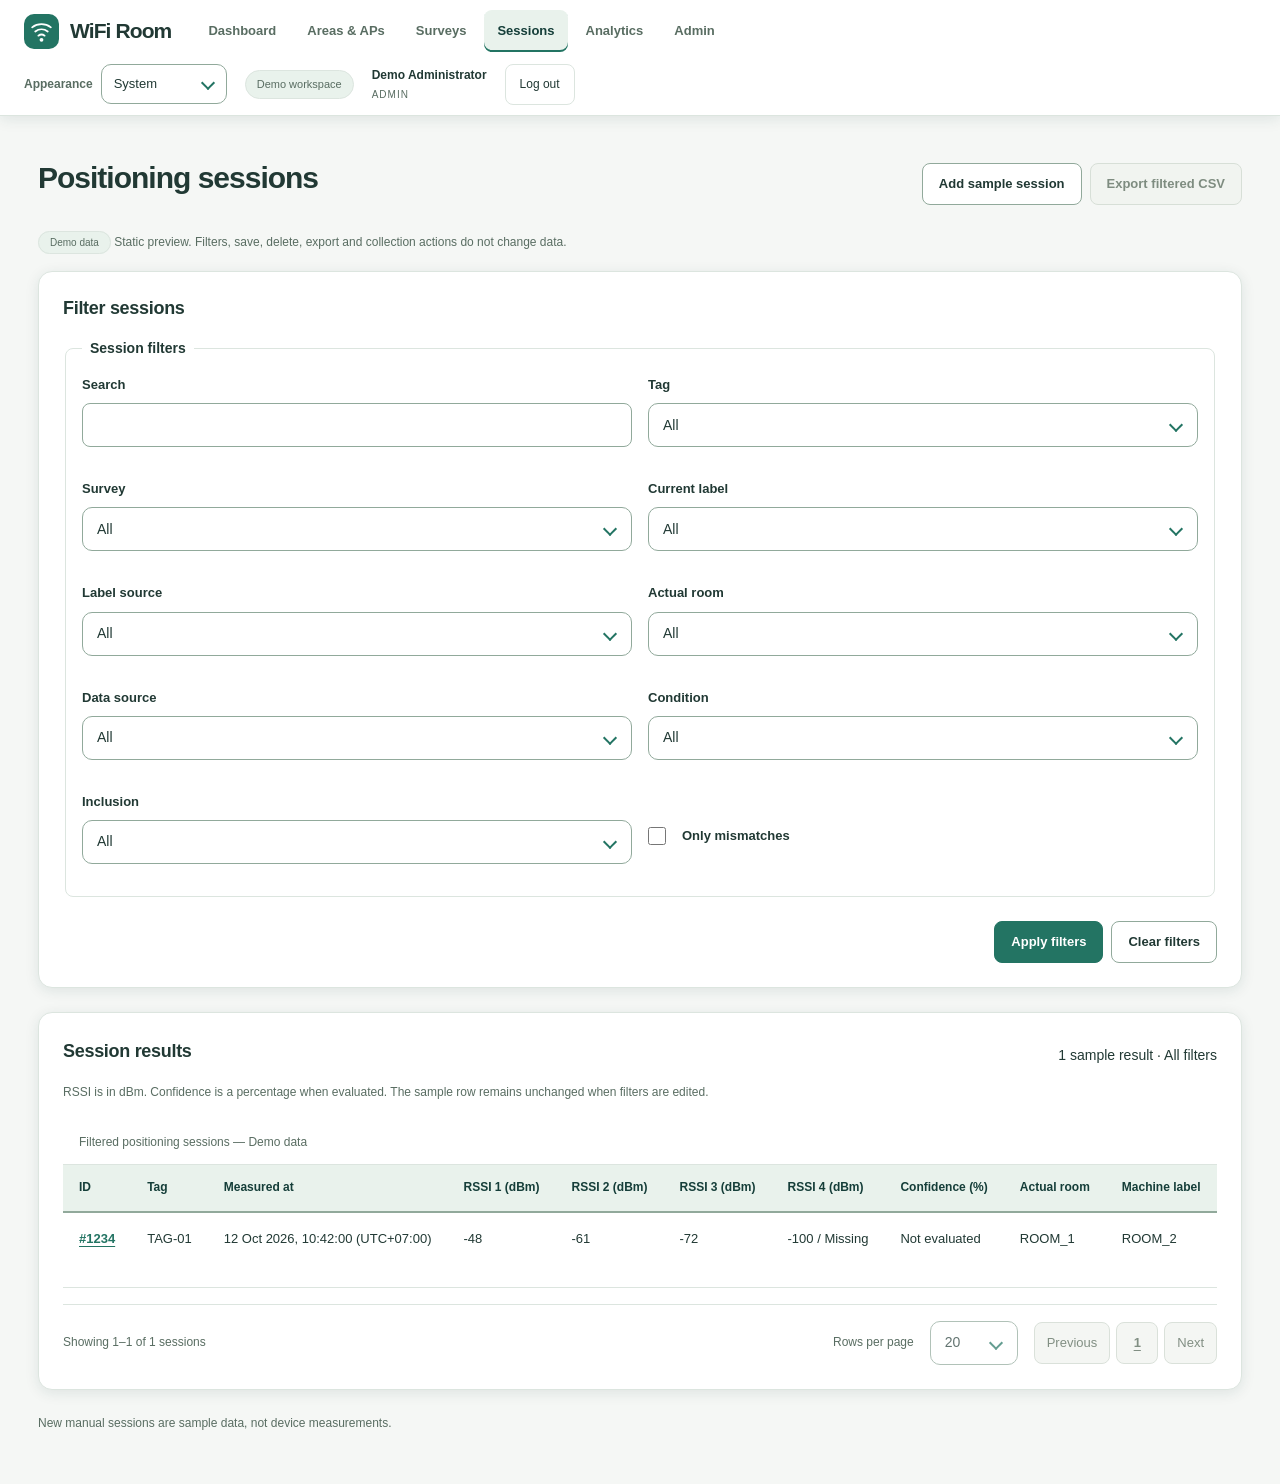
<file: sessions.html>
<!DOCTYPE html>
<html lang="en">
  <head>
    <meta charset="UTF-8">
    <meta name="viewport" content="width=device-width, initial-scale=1.0">
    <meta name="theme-color" content="#153e39">
    <meta name="description" content="Browse and inspect positioning sessions.">
    <title>Sessions | WiFi Room</title>
    <link rel="stylesheet" href="./style.css">
    <link rel="stylesheet" href="./theme.css">
    <script src="./theme.js"></script>
    <script src="./main.js" defer>
    </script>
  </head>
  <body class="workspace-page">
    <svg class="svg-defs" xmlns="http://www.w3.org/2000/svg" aria-hidden="true">
      <defs>
        <symbol id="i-wifi" viewBox="0 0 24 24">
          <path d="M3 8a15 15 0 0 1 18 0M6 12a10 10 0 0 1 12 0M9 16a5 5 0 0 1 6 0" />
          <circle cx="12" cy="20" r="1" />
        </symbol>
      </defs>
    </svg>
    <header class="top-navbar">
      <a class="skip-link" href="#main-content">Skip to main content</a>
      <div class="nav-left">
        <a class="brand" href="index.html" aria-label="WiFi Room dashboard">
          <span class="brand-mark" aria-hidden="true">
            <svg>
              <use href="#i-wifi" />
            </svg>
          </span>
          <span>WiFi Room</span>
        </a>
        <button class="menu-toggle" type="button" aria-controls="primary-navigation" aria-expanded="false" >Menu</button>
        <nav id="primary-navigation" aria-label="Main navigation">
          <ul class="menu-links">
            <li>
              <a href="index.html">Dashboard</a>
            </li>
            <li>
              <a href="area.html">Areas &amp; APs</a>
            </li>
            <li>
              <a href="survey.html">Surveys</a>
            </li>
            <li>
              <a href="sessions.html" class="active" aria-current="page">Sessions</a>
            </li>
            <li>
              <a href="analytics.html">Analytics</a>
            </li>
            <li><a href="admin.html">Admin</a></li>
          </ul>
        </nav>
      </div>
      <div class="nav-right">
        <div class="theme-control" hidden>
          <label for="theme-mode">Appearance</label>
          <select id="theme-mode" data-styled-dropdown aria-label="Color theme">
            <option value="light">Light</option>
            <option value="dark">Dark</option>
            <option value="system" selected>System</option>
          </select>
        </div>
        <span class="demo-badge">Demo workspace</span>
        <div class="user-info">
          <span class="user-name">Demo Administrator</span>
          <span class="user-role">ADMIN</span>
        </div>
        <a id="logout-btn" class="logout-button" href="login.html">Log out</a>
      </div>
    </header>
    <main id="main-content" class="container" tabindex="-1">
      <header class="page-header">
        <h1>Positioning sessions</h1>
        <div class="page-actions">
          <button type="button" data-open-dialog="session-editor" data-editor-mode="add" data-dialog-title="Add sample session">Add sample session</button>
          <button type="button" disabled title="Static preview; no file is exported.">Export filtered CSV</button>
        </div>
      </header>
      <p class="data-note">
        <span class="demo-badge">Demo data</span> Static preview. Filters, save, delete, export and collection actions do not change data.</p>
      <!-- Mẫu MAP_MANAGER/SURVEYOR: chỉ sửa readings; không thêm/xóa phiên mẫu. REVIEWER/VIEWER chỉ xem và xuất dữ liệu. -->
      <p class="role-notice empty-state" hidden>Only ADMIN can add or delete sample sessions. ADMIN, MAP_MANAGER and SURVEYOR can edit readings. All roles can read and export records.</p>
      <section class="filter-bar" aria-labelledby="filters-heading">
        <h2 id="filters-heading">Filter sessions</h2>
        <form id="session-filters">
          <fieldset>
            <legend>Session filters</legend>
            <div class="form-grid">
              <div class="form-field">
                <label for="session-query">Search</label>
                <input id="session-query" name="session-query" type="text" >
              </div>
              <div class="form-field">
                <label for="session-tag">Tag</label>
                <select data-styled-dropdown id="session-tag" name="session-tag" >
                  <option>All</option>
                  <option>TAG-01</option>
                  <option>TAG-02</option>
                  <option>TAG-03</option>
                </select>
              </div>
              <div class="form-field">
                <label for="session-survey">Survey</label>
                <select data-styled-dropdown id="session-survey" name="session-survey" >
                  <option>All</option>
                  <option>SURVEY_01</option>
                  <option>SURVEY_02</option>
                </select>
              </div>
              <div class="form-field">
                <label for="session-label">Current label</label>
                <select data-styled-dropdown id="session-label" name="session-label" >
                  <option>All</option>
                  <option>ROOM_1</option>
                  <option>ROOM_2</option>
                  <option>ROOM_3</option>
                  <option>ROOM_4</option>
                  <option>BORDER</option>
                  <option>AP_LOST</option>
                </select>
              </div>
              <div class="form-field">
                <label for="session-label-source">Label source</label>
                <select data-styled-dropdown id="session-label-source" name="session-label-source" >
                  <option>All</option>
                  <option>RULE</option>
                  <option>REVIEWER</option>
                </select>
              </div>
              <div class="form-field">
                <label for="session-actual-room">Actual room</label>
                <select data-styled-dropdown id="session-actual-room" name="session-actual-room" >
                  <option>All</option>
                  <option>ROOM_1</option>
                  <option>ROOM_2</option>
                  <option>ROOM_3</option>
                  <option>ROOM_4</option>
                </select>
              </div>
              <div class="form-field">
                <label for="session-source">Data source</label>
                <select id="session-source" name="session-source" data-styled-dropdown>
                  <option>All</option>
                  <option>DEVICE</option>
                  <option>SYNTHETIC</option>
                  <option>UCI</option>
                </select>
              </div>
              <div class="form-field">
                <label for="session-condition">Condition</label>
                <select data-styled-dropdown id="session-condition" name="session-condition" >
                  <option>All</option>
                  <option>SURVEY</option>
                  <option>IMMEDIATE</option>
                  <option>BORDER</option>
                  <option>AFTER_3H</option>
                  <option>AP_MOVED</option>
                  <option>CROWDED</option>
                  <option>AP_LOST</option>
                  <option>LIVE</option>
                  <option>UCI</option>
                </select>
              </div>
              <div class="form-field">
                <label for="session-inclusion">Inclusion</label>
                <select data-styled-dropdown id="session-inclusion" name="session-inclusion" >
                  <option>All</option>
                  <option>Included</option>
                  <option>Excluded</option>
                </select>
              </div>
              <div class="checkbox-field">
                <input id="session-mismatch" name="session-mismatch" type="checkbox" >
                <label for="session-mismatch">Only mismatches</label>
              </div>
            </div>
          </fieldset>
          <p class="field-error" role="alert" hidden>Select a valid survey and data source.</p>
          <div class="form-actions">
            <button type="submit">Apply filters</button>
            <button type="reset">Clear filters</button>
          </div>
        </form>
      </section>
      <section class="session-data" aria-labelledby="sessions-heading">
        <header class="section-header">
          <h2 id="sessions-heading">Session results</h2>
          <p>1 sample result · All filters</p>
        </header>
        <p class="data-note">RSSI is in dBm. Confidence is a percentage when evaluated. The sample row remains unchanged when filters are edited.</p>
        <div class="table-scroll" role="region" tabindex="0" aria-label="Filtered positioning sessions">
          <table class="data-table">
            <caption>Filtered positioning sessions — Demo data</caption>
            <thead>
              <tr>
                <th scope="col">ID</th>
                <th scope="col">Tag</th>
                <th scope="col">Measured at</th>
                <th scope="col">RSSI 1 (dBm)</th>
                <th scope="col">RSSI 2 (dBm)</th>
                <th scope="col">RSSI 3 (dBm)</th>
                <th scope="col">RSSI 4 (dBm)</th>
                <th scope="col">Confidence (%)</th>
                <th scope="col">Actual room</th>
                <th scope="col">Machine label</th>
                <th scope="col">Current label</th>
                <th scope="col">Label source</th>
                <th scope="col">Data source</th>
                <th scope="col">Included</th>
                <th scope="col">Actions</th>
              </tr>
            </thead>
            <tbody>
              <tr>
                <th scope="row">
                  <a href="session-detail.html">#1234</a>
                </th>
                <td>TAG-01</td>
                <td>
                  <time datetime="2026-10-12T10:42:00+07:00">12 Oct 2026, 10:42:00 (UTC+07:00)</time>
                </td>
                <td>-48</td>
                <td>-61</td>
                <td>-72</td>
                <td>-100 / Missing</td>
                <td>Not evaluated</td>
                <td>ROOM_1</td>
                <td>ROOM_2</td>
                <td>ROOM_1</td>
                <td>REVIEWER</td>
                <td>SYNTHETIC</td>
                <td>
                  <span class="status-badge">Included</span>
                </td>
                <td>
                  <div class="session-actions">
                  <a href="session-detail.html">View details</a>
                  <button type="button" data-open-dialog="session-editor" data-dialog-title="Edit session #1234" data-preview-values="{&quot;sample-tag&quot;:&quot;TAG-01&quot;,&quot;sample-room&quot;:&quot;ROOM_1&quot;,&quot;sample-survey&quot;:&quot;SURVEY_02&quot;,&quot;sample-map&quot;:&quot;SURVEY_01&quot;,&quot;sample-condition&quot;:&quot;IMMEDIATE&quot;}" aria-label="Edit session 1234">Edit</button>
                  <button type="button" class="danger" data-open-dialog="delete-dialog" data-record="#1234" data-record-name="TAG-01 sample" data-record-kind="session" aria-label="Delete session 1234">Delete</button>
                  </div>
                </td>
              </tr>
            </tbody>
          </table>
        </div>
        <nav class="pagination" aria-label="Sessions pagination">
          <p>Showing 1–1 of 1 sessions</p>
          <label for="sessions-page-size">Rows per page</label>
          <select data-styled-dropdown id="sessions-page-size" disabled>
            <option>20</option>
            <option>50</option>
            <option>100</option>
          </select>
          <ul class="page-links">
            <li>
              <button type="button" disabled>Previous</button>
            </li>
            <li>
              <button type="button" aria-current="page" disabled>1</button>
            </li>
            <li>
              <button type="button" disabled>Next</button>
            </li>
          </ul>
        </nav>
        <!-- Mẫu thay thế: ẩn dữ liệu và phân trang, chỉ bỏ hidden ở một trạng thái tương ứng. -->
        <div id="sessions-empty" class="empty-state" hidden>
          <h3>No sessions yet</h3>
          <p>Add a record when data is available.</p>
        </div>
        <div id="sessions-no-results" class="no-results" hidden>
          <h3>No matching results</h3>
          <p>Clear the filters or try another search.</p>
        </div>
        <div id="sessions-loading" class="loading-state" role="status" hidden>
          <p>Loading sessions…</p>
        </div>
        <div id="sessions-error" class="error-state" role="alert" hidden>
          <h3>Unable to load sessions</h3>
          <p>Try again when the service is available.</p>
          <button type="button" disabled>Try again</button>
        </div>
        <p class="empty-state" hidden>No exportable rows. Export is unavailable until the filtered result contains records.</p>
      </section>
      <p class="data-note">New manual sessions are sample data, not device measurements.</p>
    </main>
    <dialog id="session-editor" aria-labelledby="session-editor-title">
      <header class="dialog-header">
        <h2 id="session-editor-title">Add / edit sample session</h2>
        <button type="button" data-close-dialog aria-label="Close session readings editor">Close</button>
      </header>
      <form id="session-form">
        <div class="form-error-summary" role="alert" hidden>
          <p>Review the highlighted fields before continuing.</p>
        </div>
        <fieldset>
          <legend>Session readings</legend>
          <div class="form-field">
            <label for="sample-tag">Tag</label>
            <select data-styled-dropdown id="sample-tag" name="sample-tag" >
              <option selected>TAG-01</option>
              <option>TAG-02</option>
              <option>TAG-03</option>
            </select>
          </div>
          <div class="form-field">
            <label for="sample-rssi-1">RSSI 1 (dBm)</label>
            <input id="sample-rssi-1" name="sample-rssi-1" type="number" required min="-100" max="-1" step="1" value="-48" aria-describedby="sample-rssi-1-hint">
            <small id="sample-rssi-1-hint">−100 represents a missing signal.</small>
          </div>
          <div class="form-field">
            <label for="sample-rssi-2">RSSI 2 (dBm)</label>
            <input id="sample-rssi-2" name="sample-rssi-2" type="number" required min="-100" max="-1" step="1" value="-61" aria-describedby="sample-rssi-2-hint">
            <small id="sample-rssi-2-hint">−100 represents a missing signal.</small>
          </div>
          <div class="form-field">
            <label for="sample-rssi-3">RSSI 3 (dBm)</label>
            <input id="sample-rssi-3" name="sample-rssi-3" type="number" required min="-100" max="-1" step="1" value="-72" aria-describedby="sample-rssi-3-hint">
            <small id="sample-rssi-3-hint">−100 represents a missing signal.</small>
          </div>
          <div class="form-field">
            <label for="sample-rssi-4">RSSI 4 (dBm)</label>
            <input id="sample-rssi-4" name="sample-rssi-4" type="number" required min="-100" max="-1" step="1" value="-100" aria-describedby="sample-rssi-4-hint">
            <small id="sample-rssi-4-hint">−100 represents a missing signal.</small>
          </div>
          <div class="form-field">
            <label for="sample-room">Actual room</label>
            <select data-styled-dropdown id="sample-room" name="sample-room" >
              <option>Unknown</option>
              <option selected>ROOM_1</option>
              <option>ROOM_2</option>
              <option>ROOM_3</option>
              <option>ROOM_4</option>
            </select>
          </div>
          <div class="form-field">
            <label for="sample-survey">Survey</label>
            <select data-styled-dropdown id="sample-survey" name="sample-survey" >
              <option>SURVEY_01</option>
              <option>SURVEY_02</option>
            </select>
          </div>
          <div class="form-field">
            <label for="sample-map">Map survey</label>
            <select data-styled-dropdown id="sample-map" name="sample-map" >
              <option>SURVEY_01</option>
            </select>
          </div>
          <div class="form-field">
            <label for="sample-condition">Condition</label>
            <select data-styled-dropdown id="sample-condition" name="sample-condition" >
              <option>SURVEY</option>
              <option selected>IMMEDIATE</option>
              <option>BORDER</option>
              <option>AFTER_3H</option>
              <option>AP_MOVED</option>
              <option>CROWDED</option>
              <option>AP_LOST</option>
              <option>LIVE</option>
            </select>
          </div>
          <div class="form-field">
            <label for="sample-reason">Reason</label>
            <textarea id="sample-reason" name="sample-reason" required minlength="5">Illustrative manual session for layout review.</textarea>
          </div>
        </fieldset>
        <p class="data-note">−100 represents a missing signal. New records are marked SYNTHETIC.</p>
        <p id="sample-rssi-error" class="field-error" hidden>Enter all four RSSI values between −100 and −1 dBm.</p>
        <p class="data-note">Static preview. No changes are saved.</p>
        <footer class="form-actions">
          <button type="button" data-close-dialog>Cancel</button>
          <button type="submit">Save changes</button>
        </footer>
      </form>
    </dialog>
    <dialog id="delete-dialog" aria-labelledby="delete-title" aria-describedby="delete-description">
      <h2 id="delete-title">Delete session?</h2>
      <p id="delete-description">Review this record before deleting it.</p>
      <dl class="record-details">
        <dt>Record ID</dt>
        <dd>#1234</dd>
        <dt>Record name</dt>
        <dd>session preview</dd>
        <dt>Linked-record warning</dt>
        <dd>This session has linked label history and alerts. Review those references before deletion.</dd>
      </dl>
      <p class="dependency-warning">Deletion is blocked while linked records exist.</p>
      <div class="dialog-actions">
        <button type="button" data-close-dialog>Cancel</button>
        <button type="button" class="danger" disabled>Delete session</button>
      </div>
    </dialog>
    <div class="toast-region" role="status" aria-live="polite" aria-atomic="true">
      <!-- Bỏ hidden để kiểm tra mẫu thông báo. -->
      <div class="toast" hidden>
        <p>Changes saved.</p>
        <button type="button" data-dismiss-feedback aria-label="Dismiss notification">Dismiss</button>
      </div>
    </div>
    <div class="page-error" role="alert" hidden>
      <p>This content could not be loaded.</p>
      <button type="button" disabled>Try again</button>
    </div>
  </body>
</html>
</file>
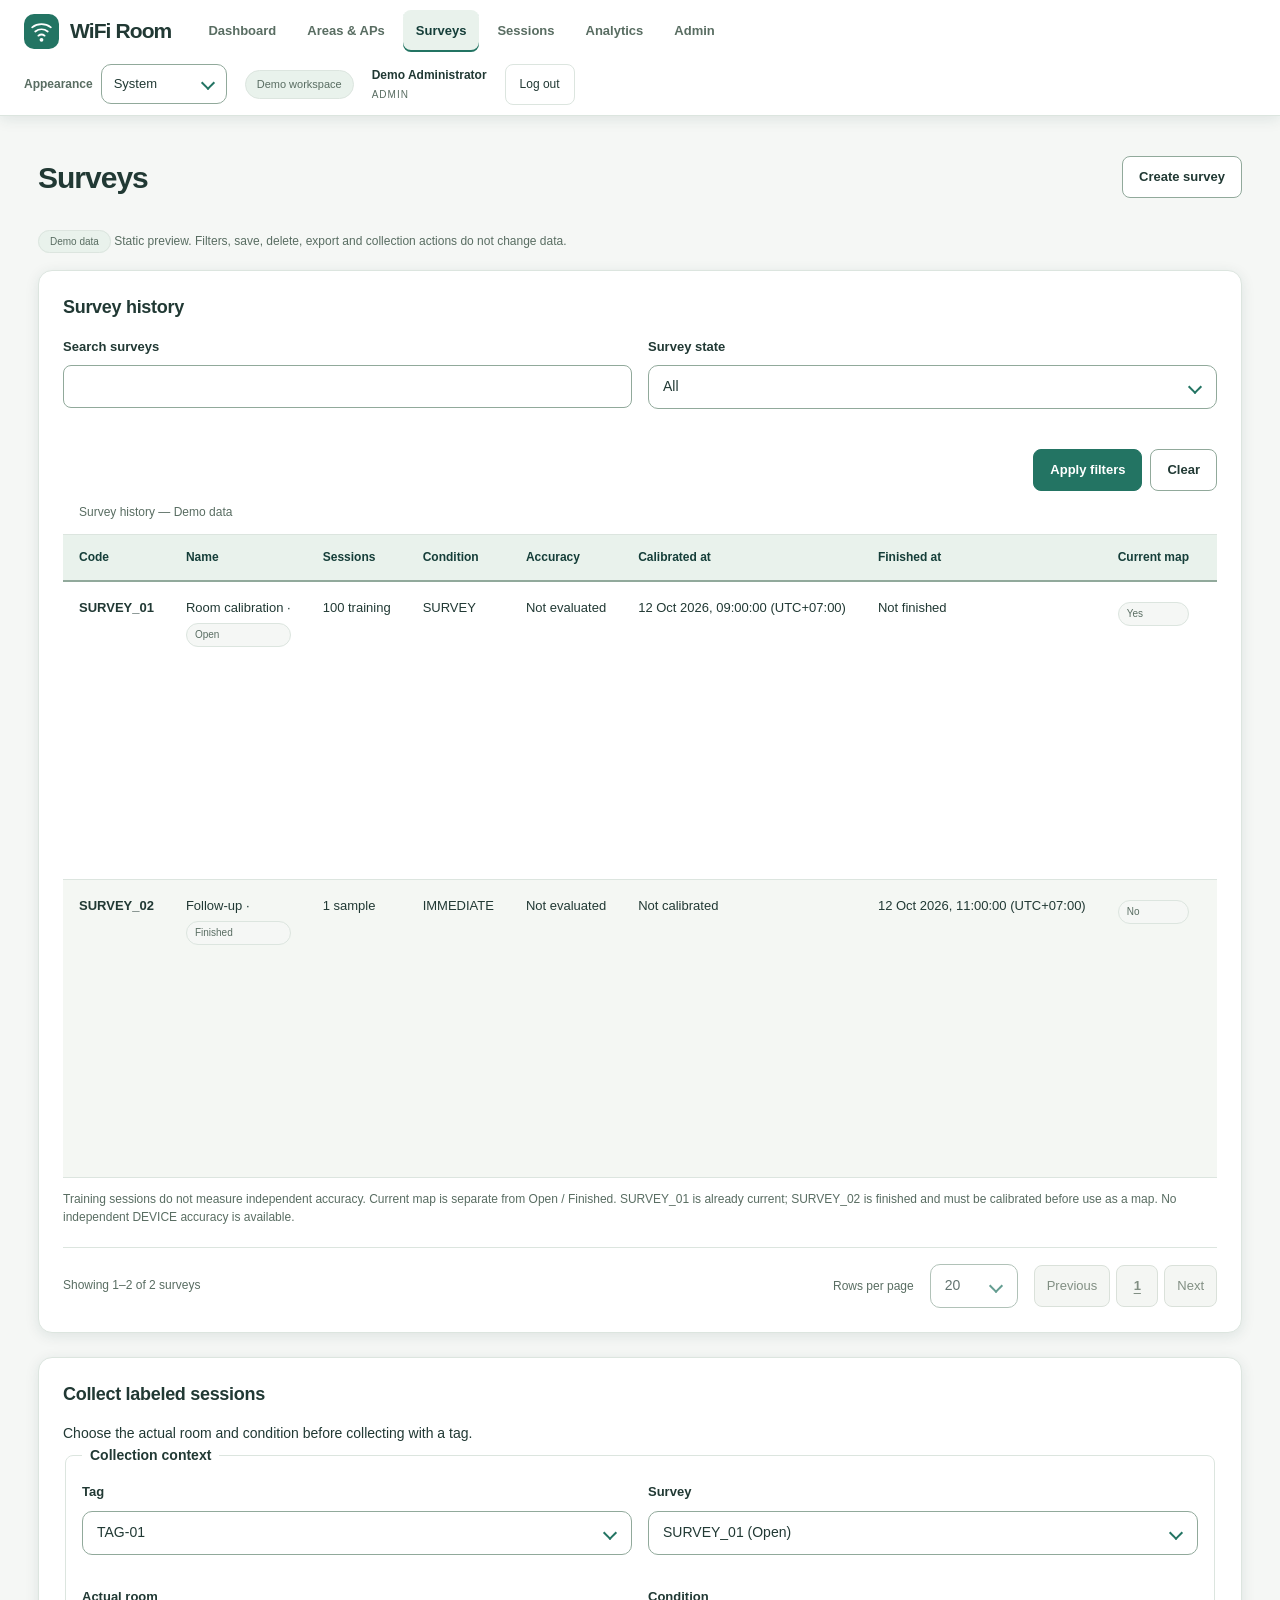
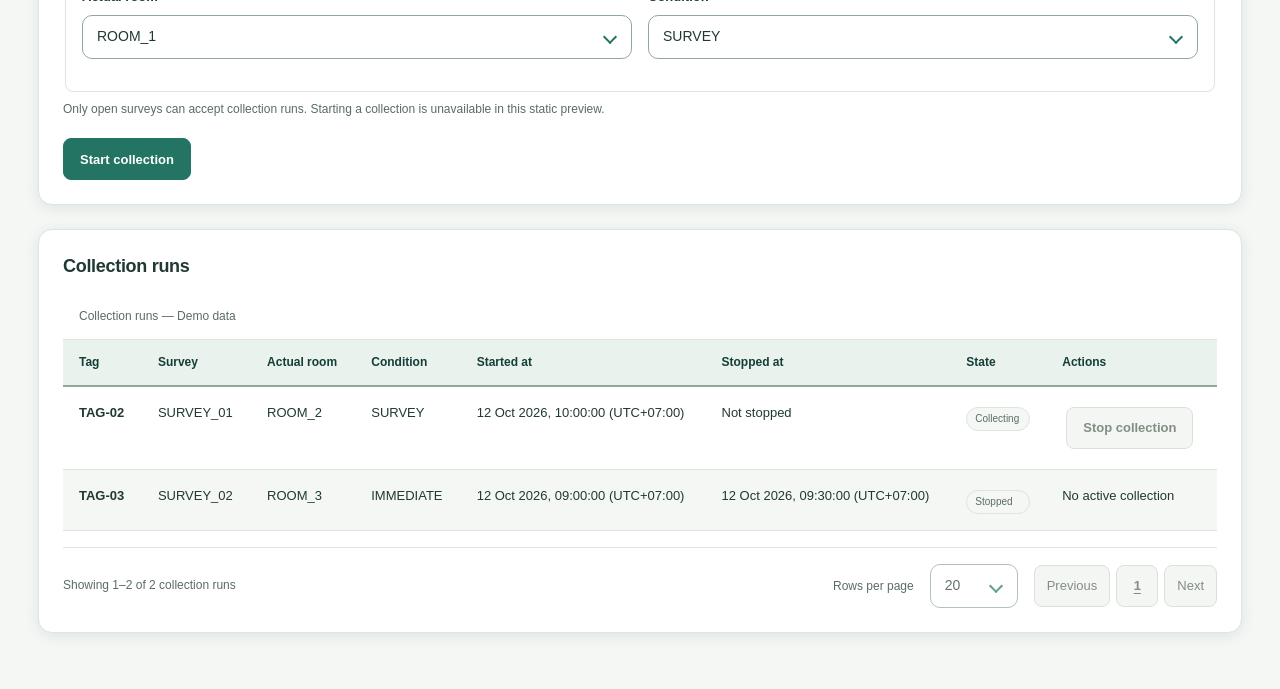
<file: survey.html>
<!DOCTYPE html>
<html lang="en">
  <head>
    <meta charset="UTF-8">
    <meta name="viewport" content="width=device-width, initial-scale=1.0">
    <meta name="theme-color" content="#153e39">
    <meta name="description" content="Manage positioning surveys and collection runs.">
    <title>Surveys | WiFi Room</title>
    <link rel="stylesheet" href="./style.css">
    <link rel="stylesheet" href="./theme.css">
    <script src="./theme.js"></script>
    <script src="./main.js" defer>
    </script>
  </head>
  <body class="workspace-page">
    <svg class="svg-defs" xmlns="http://www.w3.org/2000/svg" aria-hidden="true">
      <defs>
        <symbol id="i-wifi" viewBox="0 0 24 24">
          <path d="M3 8a15 15 0 0 1 18 0M6 12a10 10 0 0 1 12 0M9 16a5 5 0 0 1 6 0" />
          <circle cx="12" cy="20" r="1" />
        </symbol>
      </defs>
    </svg>
    <header class="top-navbar">
      <a class="skip-link" href="#main-content">Skip to main content</a>
      <div class="nav-left">
        <a class="brand" href="index.html" aria-label="WiFi Room dashboard">
          <span class="brand-mark" aria-hidden="true">
            <svg>
              <use href="#i-wifi" />
            </svg>
          </span>
          <span>WiFi Room</span>
        </a>
        <button class="menu-toggle" type="button" aria-controls="primary-navigation" aria-expanded="false" >Menu</button>
        <nav id="primary-navigation" aria-label="Main navigation">
          <ul class="menu-links">
            <li>
              <a href="index.html">Dashboard</a>
            </li>
            <li>
              <a href="area.html">Areas &amp; APs</a>
            </li>
            <li>
              <a href="survey.html" class="active" aria-current="page">Surveys</a>
            </li>
            <li>
              <a href="sessions.html">Sessions</a>
            </li>
            <li>
              <a href="analytics.html">Analytics</a>
            </li>
            <li><a href="admin.html">Admin</a></li>
          </ul>
        </nav>
      </div>
      <div class="nav-right">
        <div class="theme-control" hidden>
          <label for="theme-mode">Appearance</label>
          <select id="theme-mode" data-styled-dropdown aria-label="Color theme">
            <option value="light">Light</option>
            <option value="dark">Dark</option>
            <option value="system" selected>System</option>
          </select>
        </div>
        <span class="demo-badge">Demo workspace</span>
        <div class="user-info">
          <span class="user-name">Demo Administrator</span>
          <span class="user-role">ADMIN</span>
        </div>
        <a id="logout-btn" class="logout-button" href="login.html">Log out</a>
      </div>
    </header>
    <main id="main-content" class="container" tabindex="-1">
      <header class="page-header">
        <h1>Surveys</h1>
        <button type="button" data-open-dialog="survey-editor" data-editor-mode="add" data-dialog-title="Create survey">Create survey</button>
      </header>
      <p class="data-note">
        <span class="demo-badge">Demo data</span> Static preview. Filters, save, delete, export and collection actions do not change data.</p>
      <!-- Mẫu REVIEWER/VIEWER: hiện thông báo và vô hiệu hóa editor, vòng đời và thao tác thu. -->
      <p class="role-notice empty-state" hidden>Read-only access. Only ADMIN, MAP_MANAGER and SURVEYOR can manage surveys and collection runs.</p>
      <section class="survey-list" aria-labelledby="surveys-heading">
        <h2 id="surveys-heading">Survey history</h2>
        <form id="survey-filters" class="static-form">
          <div class="form-grid">
            <div class="form-field">
              <label for="survey-query">Search surveys</label>
              <input id="survey-query" name="survey-query" type="search" >
            </div>
            <div class="form-field">
              <label for="survey-state">Survey state</label>
              <select data-styled-dropdown id="survey-state" name="survey-state" >
                <option>All</option>
                <option>Current map</option>
                <option>Open</option>
                <option>Finished</option>
              </select>
            </div>
          </div>
          <div class="form-actions">
            <button type="submit">Apply filters</button>
            <button type="reset" class="secondary">Clear</button>
          </div>
        </form>
        <div class="table-scroll" role="region" tabindex="0" aria-label="Survey history">
          <table class="data-table">
            <caption>Survey history — Demo data</caption>
            <thead>
              <tr>
                <th scope="col">Code</th>
                <th scope="col">Name</th>
                <th scope="col">Sessions</th>
                <th scope="col">Condition</th>
                <th scope="col">Accuracy</th>
                <th scope="col">Calibrated at</th>
                <th scope="col">Finished at</th>
                <th scope="col">Current map</th>
                <th scope="col">Actions</th>
              </tr>
            </thead>
            <tbody>
              <tr>
                <th scope="row">SURVEY_01</th>
                <td>Room calibration · <span class="status-badge">Open</span>
                </td>
                <td>100 training</td>
                <td>SURVEY</td>
                <td>Not evaluated</td>
                <td>
                  <time datetime="2026-10-12T09:00:00+07:00">12 Oct 2026, 09:00:00 (UTC+07:00)</time>
                </td>
                <td>Not finished</td>
                <td>
                  <span class="status-badge">Yes</span>
                </td>
                <td>
                  <div class="card-actions">
                    <button type="button" data-open-dialog="survey-editor" data-dialog-title="Edit survey" data-preview-values="{&quot;survey-code&quot;:&quot;SURVEY_01&quot;,&quot;survey-name&quot;:&quot;Room calibration&quot;,&quot;survey-condition&quot;:&quot;SURVEY&quot;,&quot;survey-started&quot;:&quot;2026-10-12T09:00&quot;}" aria-label="Edit SURVEY_01">Edit</button>
                    <button type="button" data-open-dialog="delete-dialog" data-record="SURVEY_01" data-record-name="Room calibration" data-record-kind="survey" aria-label="Delete SURVEY_01">Delete</button>
                    <button type="button" disabled title="This survey is already the current map.">Use as current map</button>
                    <button type="button" data-open-dialog="survey-action" data-survey-record="SURVEY_01" data-dialog-title="Record calibration?">Record calibration</button>
                    <button type="button" data-open-dialog="survey-action" data-survey-record="SURVEY_01" data-dialog-title="Finish survey?">Finish survey</button>
                    <a href="analytics.html">View fingerprints</a>
                  </div>
                </td>
              </tr>
              <tr>
                <th scope="row">SURVEY_02</th>
                <td>Follow-up · <span class="status-badge">Finished</span>
                </td>
                <td>1 sample</td>
                <td>IMMEDIATE</td>
                <td>Not evaluated</td>
                <td>Not calibrated</td>
                <td>
                  <time datetime="2026-10-12T11:00:00+07:00">12 Oct 2026, 11:00:00 (UTC+07:00)</time>
                </td>
                <td>
                  <span class="status-badge">No</span>
                </td>
                <td>
                  <div class="card-actions">
                    <button type="button" data-open-dialog="survey-editor" data-dialog-title="Edit survey" data-preview-values="{&quot;survey-code&quot;:&quot;SURVEY_02&quot;,&quot;survey-name&quot;:&quot;Follow-up&quot;,&quot;survey-condition&quot;:&quot;IMMEDIATE&quot;,&quot;survey-started&quot;:&quot;2026-10-12T09:00&quot;}" aria-label="Edit SURVEY_02">Edit</button>
                    <button type="button" data-open-dialog="delete-dialog" data-record="SURVEY_02" data-record-name="Follow-up" data-record-kind="survey" aria-label="Delete SURVEY_02">Delete</button>
                    <button type="button" disabled title="Record calibration before using this survey as a map.">Use as current map</button>
                    <button type="button" data-open-dialog="survey-action" data-survey-record="SURVEY_02" data-dialog-title="Record calibration?">Record calibration</button>
                    <button type="button" disabled title="This survey is already finished.">Finish survey</button>
                    <a href="analytics.html">View fingerprints</a>
                  </div>
                </td>
              </tr>
            </tbody>
          </table>
        </div>
        <p class="data-note">Training sessions do not measure independent accuracy. Current map is separate from Open / Finished. SURVEY_01 is already current; SURVEY_02 is finished and must be calibrated before use as a map. No independent DEVICE accuracy is available.</p>
        <nav class="pagination" aria-label="Surveys pagination">
          <p>Showing 1–2 of 2 surveys</p>
          <label for="surveys-page-size">Rows per page</label>
          <select data-styled-dropdown id="surveys-page-size" disabled>
            <option>20</option>
            <option>50</option>
            <option>100</option>
          </select>
          <ul class="page-links">
            <li>
              <button type="button" disabled>Previous</button>
            </li>
            <li>
              <button type="button" aria-current="page" disabled>1</button>
            </li>
            <li>
              <button type="button" disabled>Next</button>
            </li>
          </ul>
        </nav>
        <!-- Mẫu thay thế: ẩn dữ liệu và phân trang, chỉ bỏ hidden ở một trạng thái tương ứng. -->
        <div id="surveys-empty" class="empty-state" hidden>
          <h3>No surveys yet</h3>
          <p>Add a record when data is available.</p>
        </div>
        <div id="surveys-no-results" class="no-results" hidden>
          <h3>No matching results</h3>
          <p>Clear the filters or try another search.</p>
        </div>
        <div id="surveys-loading" class="loading-state" role="status" hidden>
          <p>Loading surveys…</p>
        </div>
        <div id="surveys-error" class="error-state" role="alert" hidden>
          <h3>Unable to load surveys</h3>
          <p>Try again when the service is available.</p>
          <button type="button" disabled>Try again</button>
        </div>
        <p class="empty-state" hidden>No current map selected. Choose a calibrated survey before evaluating device sessions.</p>
      </section>
      <section class="collection-setup" aria-labelledby="collection-heading">
        <h2 id="collection-heading">Collect labeled sessions</h2>
        <p>Choose the actual room and condition before collecting with a tag.</p>
        <form id="collection-form">
          <fieldset>
            <legend>Collection context</legend>
            <div class="form-grid">
              <div class="form-field">
                <label for="collection-tag">Tag</label>
                <select data-styled-dropdown id="collection-tag" name="collection-tag" required>
                  <option selected>TAG-01</option>
                  <option>TAG-02</option>
                  <option>TAG-03</option>
                </select>
              </div>
              <div class="form-field">
                <label for="collection-survey">Survey</label>
                <select data-styled-dropdown id="collection-survey" name="collection-survey" required>
                  <option>SURVEY_01 (Open)</option>
                </select>
              </div>
              <div class="form-field">
                <label for="collection-room">Actual room</label>
                <select data-styled-dropdown id="collection-room" name="collection-room" required>
                  <option selected>ROOM_1</option>
                  <option>ROOM_2</option>
                  <option>ROOM_3</option>
                  <option>ROOM_4</option>
                </select>
              </div>
              <div class="form-field">
                <label for="collection-condition">Condition</label>
                <select data-styled-dropdown id="collection-condition" name="collection-condition" required>
                  <option selected>SURVEY</option>
                  <option>IMMEDIATE</option>
                  <option>BORDER</option>
                  <option>AFTER_3H</option>
                  <option>AP_MOVED</option>
                  <option>CROWDED</option>
                  <option>AP_LOST</option>
                </select>
              </div>
            </div>
          </fieldset>
          <p class="form-error field-error" role="alert" hidden>This tag is already collecting. Stop its active run before starting another.</p>
          <p class="data-note">Only open surveys can accept collection runs. Starting a collection is unavailable in this static preview.</p>
          <button type="submit">Start collection</button>
        </form>
      </section>
      <section class="collection-history" aria-labelledby="collections-heading">
        <h2 id="collections-heading">Collection runs</h2>
        <div class="table-scroll" role="region" tabindex="0" aria-label="Collection runs">
          <table class="data-table">
            <caption>Collection runs — Demo data</caption>
            <thead>
              <tr>
                <th scope="col">Tag</th>
                <th scope="col">Survey</th>
                <th scope="col">Actual room</th>
                <th scope="col">Condition</th>
                <th scope="col">Started at</th>
                <th scope="col">Stopped at</th>
                <th scope="col">State</th>
                <th scope="col">Actions</th>
              </tr>
            </thead>
            <tbody>
              <tr>
                <th scope="row">TAG-02</th>
                <td>SURVEY_01</td>
                <td>ROOM_2</td>
                <td>SURVEY</td>
                <td>
                  <time datetime="2026-10-12T10:00:00+07:00">12 Oct 2026, 10:00:00 (UTC+07:00)</time>
                </td>
                <td>Not stopped</td>
                <td>
                  <span class="status-badge">Collecting</span>
                </td>
                <td>
                  <button type="button" disabled title="Static preview; no device command is sent.">Stop collection</button>
                </td>
              </tr>
              <tr>
                <th scope="row">TAG-03</th>
                <td>SURVEY_02</td>
                <td>ROOM_3</td>
                <td>IMMEDIATE</td>
                <td>
                  <time datetime="2026-10-12T09:00:00+07:00">12 Oct 2026, 09:00:00 (UTC+07:00)</time>
                </td>
                <td>
                  <time datetime="2026-10-12T09:30:00+07:00">12 Oct 2026, 09:30:00 (UTC+07:00)</time>
                </td>
                <td>
                  <span class="status-badge">Stopped</span>
                </td>
                <td>No active collection</td>
              </tr>
            </tbody>
          </table>
        </div>
        <nav class="pagination" aria-label="Collection runs pagination">
          <p>Showing 1–2 of 2 collection runs</p>
          <label for="collections-page-size">Rows per page</label>
          <select data-styled-dropdown id="collections-page-size" disabled>
            <option>20</option>
            <option>50</option>
            <option>100</option>
          </select>
          <ul class="page-links">
            <li>
              <button type="button" disabled>Previous</button>
            </li>
            <li>
              <button type="button" aria-current="page" disabled>1</button>
            </li>
            <li>
              <button type="button" disabled>Next</button>
            </li>
          </ul>
        </nav>
        <!-- Mẫu thay thế: ẩn dữ liệu và phân trang, chỉ bỏ hidden ở một trạng thái tương ứng. -->
        <div id="collections-empty" class="empty-state" hidden>
          <h3>No collection runs yet</h3>
          <p>Add a record when data is available.</p>
        </div>
        <div id="collections-no-results" class="no-results" hidden>
          <h3>No matching results</h3>
          <p>Clear the filters or try another search.</p>
        </div>
        <div id="collections-loading" class="loading-state" role="status" hidden>
          <p>Loading collection runs…</p>
        </div>
        <div id="collections-error" class="error-state" role="alert" hidden>
          <h3>Unable to load collection runs</h3>
          <p>Try again when the service is available.</p>
          <button type="button" disabled>Try again</button>
        </div>
      </section>
    </main>
    <dialog id="survey-editor" aria-labelledby="survey-editor-title">
      <header class="dialog-header">
        <h2 id="survey-editor-title">Add / edit survey</h2>
        <button type="button" data-close-dialog aria-label="Close survey details editor">Close</button>
      </header>
      <form id="survey-form">
        <div class="form-error-summary" role="alert" hidden>
          <p>Review the highlighted fields before continuing.</p>
        </div>
        <fieldset>
          <legend>Survey details</legend>
          <div class="form-field">
            <label for="survey-code">Code</label>
            <input id="survey-code" name="survey-code" type="text" required value="SURVEY_01">
          </div>
          <div class="form-field">
            <label for="survey-name">Name</label>
            <input id="survey-name" name="survey-name" type="text" required value="Room calibration">
          </div>
          <div class="form-field">
            <label for="survey-condition">Condition</label>
            <select data-styled-dropdown id="survey-condition" name="survey-condition" >
              <option selected>SURVEY</option>
              <option>IMMEDIATE</option>
              <option>BORDER</option>
              <option>AFTER_3H</option>
              <option>AP_MOVED</option>
              <option>CROWDED</option>
              <option>AP_LOST</option>
            </select>
          </div>
          <div class="form-field">
            <label for="survey-started">Started at (UTC+07:00)</label>
            <input id="survey-started" name="survey-started" type="datetime-local" value="2026-10-12T09:00">
          </div>
          <div class="form-field">
            <label for="survey-notes">Notes</label>
            <textarea id="survey-notes" name="survey-notes" >
            </textarea>
          </div>
        </fieldset>
        <p id="survey-code-error" class="field-error" hidden>This survey code is already in use.</p>
        <p class="data-note">Static preview. No changes are saved.</p>
        <footer class="form-actions">
          <button type="button" data-close-dialog>Cancel</button>
          <button type="submit">Save changes</button>
        </footer>
      </form>
    </dialog>
    <dialog id="survey-action" aria-labelledby="survey-action-title" aria-describedby="survey-action-description">
      <h2 id="survey-action-title">Change current map?</h2>
      <p id="survey-action-description">Demo survey: SURVEY_01. This is a confirmation preview; no data is changed.</p>
      <p class="warning">Stop active collections before finishing this survey.</p>
      <div class="dialog-actions">
        <button type="button" data-close-dialog>Cancel</button>
        <button type="button" disabled title="Static preview only.">Confirm</button>
      </div>
    </dialog>
    <dialog id="delete-dialog" aria-labelledby="delete-title" aria-describedby="delete-description">
      <h2 id="delete-title">Delete survey?</h2>
      <p id="delete-description">Review this record before deleting it.</p>
      <dl class="record-details">
        <dt>Record ID</dt>
        <dd>SURVEY_01</dd>
        <dt>Record name</dt>
        <dd>survey preview</dd>
        <dt>Linked-record warning</dt>
        <dd>Linked sessions prevent deletion of this survey.</dd>
      </dl>
      <p class="dependency-warning">Deletion is blocked while linked records exist.</p>
      <div class="dialog-actions">
        <button type="button" data-close-dialog>Cancel</button>
        <button type="button" class="danger" disabled>Delete survey</button>
      </div>
    </dialog>
    <div class="toast-region" role="status" aria-live="polite" aria-atomic="true">
      <!-- Bỏ hidden để kiểm tra mẫu thông báo. -->
      <div class="toast" hidden>
        <p>Changes saved.</p>
        <button type="button" data-dismiss-feedback aria-label="Dismiss notification">Dismiss</button>
      </div>
    </div>
    <div class="page-error" role="alert" hidden>
      <p>This content could not be loaded.</p>
      <button type="button" disabled>Try again</button>
    </div>
  </body>
</html>
</file>
<file: style.css>
﻿:root {
  --ink: #213934;
  --muted: #64766c;
  --brand: #237463;
  --brand-dark: #153e39;
  --line: #e5ebe7;
  --background: #f5f7f5;
  --radius: 14px;
  --shadow: 0 3px 14px #223b3203;
  --content-width: 1480px;
  --space-xs: 4px;
  --space-sm: 8px;
  --space-md: 16px;
  --space-lg: 24px;
  --space-xl: 32px;
  --danger: #b33434;
  --danger-dark: #8e2525;
  --field-border: #bdcbbf;
  --focus-ring: #237463;
  font-family: Inter, "Segoe UI", Arial, sans-serif;
  color: var(--ink);
  background: var(--background);
  font-synthesis: none;
}
* {
  box-sizing: border-box;
}
body {
  margin: 0;
  font-size: 14px;
  line-height: 1.55;
}
button,
input,
select,
textarea {
  font: inherit;
}
button,
a,
input,
select {
  -webkit-tap-highlight-color: transparent;
}
button,
a {
  touch-action: manipulation;
}
button {
  cursor: pointer;
}
a {
  color: inherit;
  text-decoration: none;
}
h1,
h2,
h3,
p {
  margin: 0;
}
button,
input,
select {
  border-radius: 8px;
}
button {
  border: 0;
}
svg {
  width: 21px;
  height: 21px;
  fill: none;
  stroke: currentColor;
  stroke-width: 1.7;
  stroke-linecap: round;
  stroke-linejoin: round;
  flex-shrink: 0;
}
.svg-defs {
  position: absolute;
  width: 0;
  height: 0;
  overflow: hidden;
}
[hidden] {
  display: none !important;
}
:focus-visible {
  outline: 3px solid var(--focus-ring);
  outline-offset: 4px;
}
h1:focus {
  outline: none;
}
.skip-link {
  position: absolute;
  top: 8px;
  left: 16px;
  z-index: 1001;
  width: 1px;
  height: 1px;
  overflow: hidden;
  clip-path: inset(50%);
  white-space: nowrap;
}
.skip-link:focus {
  width: auto;
  height: auto;
  clip-path: none;
  padding: 12px 16px;
  border-radius: 8px;
  background: var(--brand-dark);
  color: var(--on-brand);
}
.muted {
  color: var(--muted);
}
.brand {
  display: flex;
  align-items: center;
  font-size: 23px;
  font-weight: 750;
  letter-spacing: -0.9px;
  white-space: nowrap;
}
.brand-mark {
  display: grid;
  place-items: center;
  background: var(--brand);
  color: var(--on-brand);
  border-radius: 10px;
  width: 37px;
  height: 37px;
  margin-right: 11px;
}
.brand-mark svg {
  width: 25px;
  height: 25px;
}
.brand-period {
  color: var(--intro-accent);
}
.eyebrow,
.small-label {
  font-size: 10px;
  font-weight: 750;
  letter-spacing: 1.8px;
  color: var(--brand);
}
.button {
  display: inline-flex;
  align-items: center;
  justify-content: center;
  gap: 14px;
  padding: 12px 18px;
  font-size: 13px;
  font-weight: 650;
  line-height: 1.5;
  border-radius: 8px;
  transition:
    background 0.18s,
    transform 0.18s;
}
.primary {
  background: var(--brand);
  color: var(--on-brand);
}
.primary:hover {
  background: var(--brand-hover);
}
.secondary {
  background: var(--surface);
  border: 1px solid var(--line);
}
.secondary:hover {
  background: var(--surface-hover);
}
.button svg {
  width: 17px;
  height: 17px;
}
/* Shared dropdown based on Data source; native fallback without JavaScript. */
.workspace-page select[data-styled-dropdown],
.workspace-page .source-dropdown .source-dropdown-trigger {
  width: 100%;
  height: 44px;
  min-height: 44px;
  padding: 0 40px 0 14px;
  border: 1px solid var(--field-border);
  border-radius: 10px;
  background: var(--surface);
  color: var(--ink);
  font: inherit;
  text-align: left;
}
.source-dropdown {
  min-width: 0;
}
.source-dropdown-trigger {
  position: relative;
  overflow: hidden;
  text-overflow: ellipsis;
  white-space: nowrap;
}
.workspace-page .source-dropdown-trigger[aria-invalid="true"] {
  border-color: var(--danger);
}
.source-dropdown-trigger::after {
  content: "";
  position: absolute;
  right: 16px;
  top: 16px;
  width: 8px;
  height: 8px;
  border-right: 2px solid var(--brand);
  border-bottom: 2px solid var(--brand);
  transform: rotate(45deg);
}
.source-dropdown-trigger[aria-expanded="true"]::after {
  top: 20px;
  transform: rotate(225deg);
}
.workspace-page .source-dropdown-trigger:focus-visible,
.workspace-page select[data-styled-dropdown]:focus-visible {
  outline: 3px solid var(--focus-ring);
  outline-offset: 2px;
  border-color: var(--brand);
}
.source-dropdown-list {
  position: fixed;
  z-index: 90;
  margin: 0;
  padding: 6px;
  list-style: none;
  overflow-y: auto;
  overscroll-behavior: contain;
  border: 1px solid var(--line);
  border-radius: 10px;
  background: var(--surface);
  box-shadow: 0 8px 24px var(--shadow-color);
}
.source-dropdown-list [role="option"] {
  display: flex;
  align-items: center;
  justify-content: space-between;
  gap: 12px;
  min-height: 40px;
  padding: 8px 12px;
  border-radius: 6px;
  color: var(--ink);
  cursor: pointer;
  overflow-wrap: anywhere;
}
.source-dropdown-list [role="option"]:not([aria-disabled="true"]):hover,
.source-dropdown-list .is-active {
  background: var(--surface-hover);
  color: var(--brand-dark);
}
.source-dropdown-list [aria-selected="true"] {
  color: var(--brand);
  font-weight: 600;
}
.source-dropdown-check {
  visibility: hidden;
}
[aria-selected="true"] > .source-dropdown-check {
  visibility: visible;
}
.source-dropdown-list [aria-disabled="true"] {
  opacity: 0.5;
  cursor: not-allowed;
}
/* Login */
.login-layout {
  min-height: 100vh;
  min-height: 100dvh;
  display: grid;
  grid-template-columns: repeat(2, minmax(0, 1fr));
  background: var(--surface);
}
.login-story {
  background: var(--brand-dark);
  color: var(--on-brand);
  display: flex;
  flex-direction: column;
  min-width: 0;
  padding: clamp(20px, 4vh, 42px) 9%;
  position: relative;
}
.login-story .brand-mark {
  background: var(--intro-detail);
  color: var(--intro-accent);
}
.login-story .brand {
  align-self: flex-start;
  border-radius: 8px;
}
.login-story .brand:focus-visible {
  outline-color: var(--intro-accent);
}
.story-copy {
  margin: auto 0 0;
  padding-top: clamp(20px, 5vh, 65px);
}
.story-copy .eyebrow {
  color: var(--intro-muted);
  font-size: 10px;
  line-height: 1.6;
}
.story-copy h1 {
  font-size: clamp(38px, 4vw, 60px);
  letter-spacing: -2px;
  line-height: 1.12;
  font-weight: 600;
  margin: 24px 0;
}
.story-copy > p:not(.eyebrow) {
  color: var(--intro-muted);
  max-width: 370px;
  font-size: 15px;
  line-height: 1.9;
}
.story-footer {
  font-size: 11px;
  color: var(--intro-muted);
  margin-top: 20px;
}
.signal-art {
  width: 100%;
  height: clamp(180px, 28vh, 260px);
  flex-shrink: 0;
  position: relative;
  max-width: 390px;
  margin: 25px auto auto;
}
.signal-ring {
  border: 1px solid var(--intro-wave);
  border-radius: 50%;
  position: absolute;
  left: 50%;
  top: 50%;
  transform: translate(-50%, -50%);
}
.ring-one {
  width: min(170px, 65%, 20vh);
  aspect-ratio: 1;
}
.ring-two {
  width: min(260px, 95%, 28vh);
  aspect-ratio: 1;
}
.signal-center {
  position: absolute;
  left: 50%;
  top: 50%;
  transform: translate(-50%, -50%);
  height: 76px;
  width: 76px;
  display: grid;
  place-items: center;
  border: 1px solid var(--intro-border);
  border-radius: 22px;
  background: var(--intro-room);
  box-shadow: 0 0 0 14px var(--intro-glow);
}
.signal-center svg {
  width: 38px;
  height: 38px;
  color: var(--intro-accent);
}
.signal-label {
  position: absolute;
  background: var(--intro-room);
  border: 1px solid var(--intro-border);
  border-radius: 7px;
  padding: 8px 13px;
  font-size: 11px;
  box-shadow: 0 6px 24px var(--shadow-color);
  display: flex;
  align-items: center;
  gap: 8px;
}
.signal-label i {
  height: 5px;
  width: 5px;
  background: var(--intro-accent);
  border-radius: 50%;
}
.label-one {
  top: 32px;
  left: 0;
}
.label-two {
  top: 32px;
  right: 0;
}
.label-three {
  bottom: 32px;
  left: 0;
}
.label-four {
  bottom: 32px;
  right: 0;
}
.login-panel {
  min-width: 0;
  display: flex;
  align-items: center;
  justify-content: center;
  flex-direction: column;
  padding: clamp(20px, 4vh, 48px) 40px;
  gap: clamp(16px, 3vh, 28px);
  position: relative;
}
.login-box {
  width: 100%;
  max-width: 365px;
}
.login-box h2 {
  font-size: 34px;
  letter-spacing: -1px;
  margin: 12px 0 7px;
  font-weight: 650;
}
.login-box form {
  margin-top: clamp(16px, 3vh, 28px);
}
.login-error {
  margin-top: 24px;
  padding: 12px 14px;
  border: 1px solid var(--danger);
  border-radius: 8px;
  background: var(--danger-bg);
  color: var(--danger-dark);
  font-size: 13px;
}
.login-error:not([hidden]) + form {
  margin-top: 20px;
}
.login-box .form-field {
  margin-bottom: clamp(12px, 2vh, 22px);
}
.login-box .form-field:last-of-type {
  margin-bottom: 0;
}
.login-box label {
  display: block;
  font-size: 12px;
  font-weight: 650;
  margin-bottom: 8px;
}
.login-box input {
  width: 100%;
  padding: 12px 14px;
  border: 1px solid var(--line);
  background: var(--surface);
  color: var(--ink);
}
.login-box input:focus {
  outline: 2px solid var(--focus-ring);
  outline-offset: 1px;
  border-color: var(--brand);
}
.label-row {
  display: flex;
  align-items: baseline;
  justify-content: space-between;
  margin-top: 22px;
}
.label-row > span {
  font-size: 11px;
  color: var(--muted);
}
.password-field {
  display: flex;
  align-items: stretch;
  gap: 8px;
}
.password-field input {
  flex: 1;
  min-width: 0;
}
.password-field button {
  flex-shrink: 0;
  background: transparent;
  color: var(--brand);
  font-size: 12px;
  padding: 0 10px;
}
.login-submit {
  margin-top: clamp(16px, 2.5vh, 28px);
  width: 100%;
  justify-content: space-between;
}
.demo-divider {
  border: 0;
  border-top: 1px solid var(--line);
  margin: clamp(16px, 2.5vh, 26px) 0 16px;
}
.demo-accounts {
  color: var(--muted);
  font-size: 12px;
  line-height: 1.8;
}
.demo-accounts h3 {
  color: var(--ink);
  font-size: 14px;
  margin-bottom: 4px;
}
.demo-users {
  list-style: none;
  margin: 14px 0;
  padding: 0;
  border: 1px solid var(--line);
  border-radius: 8px;
  background: var(--background);
}
.demo-users li {
  display: grid;
  grid-template-columns: minmax(0, 1fr) minmax(0, 1fr);
  align-items: baseline;
  gap: 12px;
  padding: 7px 12px;
  overflow-wrap: anywhere;
}
.demo-users li + li {
  border-top: 1px solid var(--line);
}
.demo-accounts code {
  color: var(--brand-dark);
  font-family: Consolas, "Courier New", monospace;
  font-size: 12px;
  font-weight: 600;
}
.demo-accounts small {
  display: block;
  margin-top: 8px;
  font-size: 11px;
}
.login-footer {
  flex-shrink: 0;
  text-align: center;
  color: var(--muted);
  font-size: 10px;
}
/* Short screens use less spacing; content can still grow and scroll naturally. */
@media (max-height: 800px) {
  .login-bg .login-panel {
    padding-block: 16px;
    gap: 16px;
  }
  .login-bg .login-box form {
    margin-top: 16px;
  }
  .login-bg .story-copy h1 {
    margin-block: 16px;
  }
  .login-bg .demo-divider {
    margin-block: 16px 12px;
  }
  .login-bg .demo-users {
    margin-block: 10px;
  }
  .login-bg .demo-users li {
    padding-block: 4px;
    line-height: 1.5;
  }
}
/* Khung nội dung và biểu mẫu tĩnh dùng chung. */
.area-grid, .metric-grid, .form-grid {
  display: grid;
  grid-template-columns: repeat(2, minmax(0, 1fr));
  gap: var(--space-md);
}
.form-grid > *, .area-grid > *, .metric-grid > * { min-width: 0; }
.area-grid { margin-top: var(--space-lg); }
.card-actions, .page-actions {
  display: flex;
  flex-wrap: wrap;
  gap: 8px;
  margin-top: 12px;
}
.record-details {
  display: grid;
  grid-template-columns: minmax(110px, 1fr) minmax(0, 2fr);
  gap: 8px 16px;
  margin: 16px 0;
  font-size: 13px;
}
.record-details dt { color: var(--muted); }
.record-details dd { margin: 0; overflow-wrap: anywhere; }
.data-note, .scope-note { margin: 12px 0 20px; color: var(--muted); font-size: 12px; }
.status-badge { display: inline-block; padding: 3px 8px; border: 1px solid var(--line); border-radius: 16px; background: var(--background); font-size: 12px; }
.alert-summary { margin-top: var(--space-lg); }
.alert-list { padding: 0; list-style: none; display: grid; gap: var(--space-md); }
.alert-card p { margin: 8px 0; font-size: 13px; }
.page-footer { max-width: var(--content-width); margin: 0 auto; padding: 24px 38px; color: var(--muted); font-size: 12px; }
.workspace-page main fieldset { min-width: 0; border: 1px solid var(--line); border-radius: 8px; padding: 16px; }
.workspace-page main legend { padding: 0 8px; font-weight: 600; }
.workspace-page .data-table td button { margin: 4px; }
.session-actions {
  display: flex;
  align-items: center;
  flex-wrap: nowrap;
  gap: 8px;
}
.workspace-page .data-table .session-actions > :is(a, button) {
  display: inline-flex;
  align-items: center;
  justify-content: center;
  flex-shrink: 0;
  height: 42px;
  padding: 0 16px;
  font-size: 13px;
  line-height: 1.5;
  white-space: nowrap;
  margin: 0;
}
.warning, .mismatch-note, .thin-survey-note { border-left: 3px solid var(--warning); padding: 12px; margin: 16px 0; background: var(--warning-bg); color: var(--warning); }
@media (max-width: 650px) {
  .area-grid, .metric-grid, .form-grid { grid-template-columns: minmax(0, 1fr); }
  .record-details { grid-template-columns: minmax(0, 1fr); }
  .record-details dd + dt { margin-top: 8px; }
  .page-footer { padding: 24px 18px; }
}
.breadcrumb ol {
  display: flex;
  flex-wrap: wrap;
  gap: 8px;
  list-style: none;
  padding: 0;
  margin: 0 0 16px;
}
.breadcrumb li + li::before { content: "/"; margin-right: 8px; color: var(--muted); }
.chart-legend { display: flex; flex-wrap: wrap; gap: 12px 24px; padding-left: 20px; font-size: 13px; }
.chart-data .table-scroll { max-height: 420px; margin-top: 8px; }
.data-table .card-actions { min-width: 200px; max-width: 320px; white-space: normal; }
.login-story .brand:focus-visible { outline-color: var(--intro-accent); }
.workspace-page .data-table :is(button, a) { white-space: normal; }
/* Workspace shell */
.app-layout {
  min-height: 100vh;
  display: grid;
  grid-template-columns: 238px minmax(0, 1fr);
}
.sidebar {
  position: sticky;
  top: 0;
  height: 100vh;
  background: var(--surface);
  border-right: 1px solid var(--line);
  padding: 31px 22px 19px;
  display: flex;
  flex-direction: column;
}
.sidebar .brand {
  font-size: 21px;
}
.sidebar .brand-mark {
  width: 33px;
  height: 33px;
  border-radius: 9px;
}
.workspace-label {
  font-size: 9px;
  font-weight: 700;
  letter-spacing: 1.7px;
  color: var(--muted);
  margin: 45px 13px 15px;
}
.nav-links {
  display: flex;
  flex-direction: column;
  gap: 7px;
}
.nav-links a {
  display: flex;
  align-items: center;
  gap: 13px;
  padding: 12px 14px;
  border-radius: 7px;
  color: var(--muted);
  font-size: 12px;
  font-weight: 550;
  transition: background 0.18s;
}
.nav-links a:hover {
  background: var(--surface-soft);
}
.nav-links a.active {
  background: var(--surface-selected);
  color: var(--brand-dark);
  font-weight: 650;
}
.nav-links svg {
  width: 18px;
  height: 18px;
}
.nav-count {
  margin-left: auto;
  font-size: 10px;
  color: var(--muted);
}
.sidebar-bottom {
  margin-top: auto;
}
.workspace-note {
  padding: 15px;
  background: var(--surface-soft);
  border: 1px solid var(--line);
  border-radius: 10px;
  font-size: 11px;
  font-weight: 600;
}
.workspace-note p {
  font-weight: 400;
  font-size: 10px;
  line-height: 1.8;
  color: var(--muted);
  margin-top: 5px;
}
.status-dot {
  display: inline-block;
  width: 6px;
  height: 6px;
  background: var(--brand);
  border-radius: 50%;
  margin-right: 6px;
}
.profile {
  display: flex;
  align-items: center;
  gap: 9px;
  margin-top: 23px;
  padding-top: 20px;
  border-top: 1px solid var(--line);
}
.avatar {
  width: 32px;
  height: 32px;
  display: grid;
  place-items: center;
  flex-shrink: 0;
  border-radius: 50%;
  background: var(--warning-bg);
  color: var(--warning);
  font-size: 11px;
  font-weight: 700;
}
.profile strong {
  display: block;
  font-size: 10px;
  font-weight: 650;
}
.profile div > span {
  display: block;
  font-size: 9px;
  color: var(--muted);
  margin-top: 2px;
}
.logout-button {
  background: transparent;
  color: var(--muted);
  display: flex;
  align-items: center;
  gap: 10px;
  padding: 12px 3px;
  margin-top: 8px;
  font-size: 11px;
}
.logout-button:hover {
  color: var(--ink);
}
.logout-button svg {
  width: 15px;
  height: 15px;
}
.app-body {
  min-width: 0;
}
.topbar {
  height: 76px;
  border-bottom: 1px solid var(--line);
  display: flex;
  align-items: center;
  justify-content: space-between;
  padding: 0 38px;
  background: var(--surface-translucent);
}
.breadcrumb {
  font-size: 11px;
  color: var(--muted);
  display: flex;
  gap: 16px;
}
.breadcrumb strong {
  color: var(--muted);
  font-weight: 500;
}
.breadcrumb > span {
  color: var(--offline);
}
.demo-badge {
  font-size: 10px;
  color: var(--muted);
  background: var(--surface-selected);
  border: 1px solid var(--line);
  border-radius: 20px;
  padding: 5px 11px;
}
.container,
.content-container {
  width: 100%;
  min-width: 0;
  max-width: var(--content-width);
  margin: 0 auto;
  padding: 35px 38px 0;
}
.workspace-page .container {
  padding-bottom: var(--space-xl);
}
.page-header,
.page-heading {
  display: flex;
  justify-content: space-between;
  align-items: center;
  gap: 20px;
  margin-bottom: 28px;
}
.page-header {
  flex-wrap: wrap;
}
.page-header h1,
.page-heading h1 {
  font-size: 30px;
  letter-spacing: -1px;
  line-height: 1.3;
  font-weight: 650;
  margin: 7px 0;
}
.page-header p,
.page-heading p {
  font-size: 12px;
  color: var(--muted);
}
.page-header > p {
  flex-basis: 100%;
}
.page-header > :where(div) {
  min-width: 0;
}
.page-heading .button {
  font-size: 11px;
  padding: 10px 14px;
}
.visually-hidden {
  position: absolute;
  width: 1px;
  height: 1px;
  padding: 0;
  margin: -1px;
  overflow: hidden;
  clip-path: inset(50%);
  white-space: nowrap;
  border: 0;
}
.kpi-row {
  display: grid;
  grid-template-columns: repeat(4, minmax(0, 1fr));
  gap: var(--space-md);
  margin-bottom: var(--space-lg);
}
.kpi-demo-note {
  grid-column: 1 / -1;
  display: flex;
  align-items: center;
  flex-wrap: wrap;
  gap: var(--space-sm);
  font-size: 12px;
  color: var(--muted);
}
.workspace-page .kpi-card {
  display: flex;
  flex-direction: column;
  gap: var(--space-sm);
}
.workspace-page .kpi-card h3 {
  font-size: 13px;
  color: var(--muted);
}
.kpi-value {
  margin: auto 0 0;
  font-size: 36px;
  font-weight: 600;
  line-height: 1.3;
  letter-spacing: -1px;
  overflow-wrap: anywhere;
}
.kpi-value-text {
  font-size: 24px;
  letter-spacing: -0.5px;
}
.kpi-card small,
.kpi-card > a {
  font-size: 12px;
  line-height: 1.6;
}
.kpi-card small {
  color: var(--muted);
}
@media (max-width: 1000px) {
  .kpi-row {
    grid-template-columns: repeat(2, minmax(0, 1fr));
  }
}
@media (max-width: 650px) {
  .kpi-row {
    grid-template-columns: minmax(0, 1fr);
  }
}
.metrics-grid {
  display: grid;
  grid-template-columns: repeat(3, minmax(0, 1fr));
  gap: 19px;
  margin-bottom: 24px;
}
.metric-card {
  background: var(--surface);
  border: 1px solid var(--line);
  border-radius: var(--radius);
  padding: 20px 23px;
  box-shadow: var(--shadow);
}
.metric-top {
  display: flex;
  justify-content: space-between;
  align-items: center;
  font-size: 12px;
  color: var(--muted);
}
.metric-icon {
  display: grid;
  place-items: center;
  width: 33px;
  height: 33px;
  border-radius: 9px;
  background: var(--success-bg);
  color: var(--brand-dark);
}
.metric-icon svg {
  width: 18px;
  height: 18px;
}
.metric-icon.blue {
  color: var(--info);
  background: var(--info-bg);
}
.metric-icon.amber {
  color: var(--warning);
  background: var(--warning-bg);
}
.metric-value {
  font-size: 36px;
  letter-spacing: -1px;
  font-weight: 600;
  line-height: 1.4;
  margin: 9px 0 5px;
}
.metric-value > span {
  font-size: 12px;
  font-weight: 400;
  letter-spacing: 0;
  color: var(--muted);
  margin-left: 8px;
}
.metric-card > p {
  font-size: 10px;
  color: var(--muted);
}
.overview-grid {
  display: grid;
  grid-template-columns: minmax(0, 1.8fr) minmax(250px, 1fr);
  gap: 23px;
}
.panel {
  background: var(--surface);
  border: 1px solid var(--line);
  border-radius: var(--radius);
  box-shadow: var(--shadow);
  overflow: hidden;
}
.panel-heading {
  display: flex;
  align-items: center;
  justify-content: space-between;
  gap: 16px;
  padding: 23px 24px 19px;
}
.panel-heading h2 {
  font-size: 18px;
  line-height: 1.4;
  letter-spacing: -0.3px;
  font-weight: 650;
}
.panel-heading p {
  font-size: 10px;
  color: var(--muted);
  margin-top: 4px;
}
.subtle-badge {
  display: inline-block;
  white-space: nowrap;
  padding: 5px 9px;
  font-size: 10px;
  color: var(--muted);
  background: var(--surface-soft);
  border: 1px solid var(--line);
  border-radius: 5px;
}
.floor-plan {
  margin: 0 23px;
  background-color: var(--surface-soft);
  background-image: radial-gradient(var(--map-grid) 0.65px, transparent 0.65px);
  background-size: 13px 13px;
  border: 1px solid var(--line);
  border-radius: 8px;
  padding: 22px;
  display: grid;
  grid-template-columns: 1fr 1fr;
  grid-template-rows: 131px 32px 131px;
  gap: 0 13px;
}
.floor-room {
  position: relative;
  border: 2px solid var(--field-border);
  padding: 13px 15px;
  background: var(--map-room);
  border-radius: 3px;
}
.floor-room strong {
  display: block;
  font-size: 11px;
  font-weight: 600;
  margin-top: 4px;
}
.floor-room > span:not(.room-number):not(.access-point) {
  font-size: 9px;
  color: var(--muted);
}
.room-number {
  font-size: 9px;
  color: var(--muted);
  letter-spacing: 1px;
}
.room-two {
  background: var(--map-room-two);
  border-color: var(--field-border);
}
.room-three {
  background: var(--map-room-three);
  border-color: var(--warning-border);
}
.room-four {
  background: var(--map-room-four);
  border-color: var(--warning-border);
}
.hallway {
  grid-column: 1/-1;
  display: grid;
  place-items: center;
  font-size: 7px;
  color: var(--muted);
}
.map-tags {
  display: flex;
  gap: 22px;
  position: absolute;
  bottom: 15px;
  left: 22px;
}
.map-tags i {
  width: 7px;
  height: 7px;
  border-radius: 50%;
  background: var(--brand);
  box-shadow: 0 0 0 4px var(--intro-glow);
}
.access-point {
  position: absolute;
  right: 12px;
  bottom: 9px;
  color: var(--muted);
}
.access-point svg {
  height: 16px;
  width: 16px;
}
.map-legend {
  display: flex;
  align-items: center;
  gap: 17px;
  margin: 17px 24px 20px;
  font-size: 9px;
  color: var(--muted);
}
.map-legend > span {
  display: flex;
  align-items: center;
  gap: 4px;
}
.map-legend svg {
  width: 14px;
  height: 14px;
}
.map-legend .legend-note {
  margin-left: auto;
  font-size: 8px;
}
.map-panel {
  min-width: 0;
  padding: var(--space-lg);
}
.map-panel .panel-header > a {
  margin-left: auto;
  font-size: 12px;
}
.map-panel .map-legend {
  flex-wrap: wrap;
  gap: 10px 16px;
  list-style: none;
  padding: 0;
  margin: 0 0 var(--space-md);
  font-size: 11px;
}
.map-legend > li {
  display: flex;
  align-items: center;
  gap: 6px;
}
.map-key {
  display: inline-block;
  flex: 0 0 12px;
  width: 12px;
  height: 12px;
  border: 2px solid var(--brand);
}
.map-key-area {
  border-radius: 2px;
  background: var(--map-room);
}
.map-key-selected {
  border-radius: 50%;
  background: var(--brand);
  box-shadow: 0 0 0 2px var(--focus-ring);
}
.map-key-other {
  border-radius: 50%;
}
.map-key-border {
  border-color: var(--warning);
  border-style: dashed;
  transform: rotate(45deg);
}
.map-key-lost {
  border-color: var(--danger);
  background: linear-gradient(45deg, transparent 40%, var(--danger) 40% 60%, transparent 60%);
}
.map-key-offline {
  border-color: var(--muted);
  border-radius: 50%;
  background: var(--muted);
}
.floorplan {
  margin: 0;
}
#floorplan-canvas {
  display: block;
  width: 100%;
  height: auto;
  aspect-ratio: 16 / 9;
  border: 1px solid var(--line);
  border-radius: 8px;
  background-color: var(--surface-soft);
  background-image: radial-gradient(var(--map-grid) 0.65px, transparent 0.65px);
  background-size: 13px 13px;
}
.floorplan figcaption {
  margin-top: 12px;
  color: var(--muted);
  font-size: 12px;
  line-height: 1.7;
}
.area-summary {
  display: grid;
  grid-template-columns: repeat(2, minmax(0, 1fr));
  gap: 12px;
  list-style: none;
  padding: 0;
  margin: var(--space-md) 0 0;
}
.area-summary li {
  min-width: 0;
  padding: 12px;
  border: 1px solid var(--line);
  border-radius: 8px;
  background: var(--background);
  font-size: 12px;
  overflow-wrap: anywhere;
}
.area-summary strong,
.area-summary span {
  display: block;
}
.area-summary strong {
  margin-bottom: 6px;
}
.area-summary span {
  color: var(--muted);
}
@media (max-width: 650px) {
  .map-panel {
    padding: var(--space-md);
  }
  .area-summary {
    grid-template-columns: minmax(0, 1fr);
  }
}
.tag-panel {
  min-width: 0;
  align-self: start;
  padding: var(--space-lg);
}
.tag-panel h2 {
  margin-bottom: var(--space-lg);
}
.tag-status {
  display: flex;
  flex-wrap: wrap;
  align-items: center;
  gap: var(--space-sm);
  margin-top: var(--space-md);
}
.tag-connection {
  padding: 4px 9px;
  border: 1px solid var(--success-border);
  border-radius: 20px;
  background: var(--surface-selected);
  color: var(--brand-dark);
  font-size: 12px;
  font-weight: 600;
}
.tag-connection-muted {
  background: var(--background);
  border-color: var(--line);
  color: var(--muted);
}
.tag-details {
  display: grid;
  grid-template-columns: minmax(0, 1fr);
  gap: 4px;
  margin: var(--space-lg) 0;
  font-size: 13px;
}
.tag-details dt {
  color: var(--muted);
  font-size: 12px;
}
.tag-details dt:not(:first-child) {
  border-top: 1px solid var(--line);
  padding-top: 12px;
  margin-top: 8px;
}
.tag-details dd {
  margin: 0;
  font-weight: 600;
  overflow-wrap: anywhere;
}
.tag-position-note {
  padding: 12px;
  margin-bottom: var(--space-md);
  border-left: 3px solid var(--warning);
  border-radius: 4px;
  background: var(--warning-bg);
  color: var(--warning);
  font-size: 12px;
}
.tag-panel > a {
  display: inline-block;
  font-size: 13px;
}
.tag-list {
  margin-top: var(--space-lg);
}
.tag-list .updated-at {
  margin-top: 4px;
  color: var(--muted);
  font-size: 12px;
}
.tag-list-hint {
  display: flex;
  align-items: center;
  flex-wrap: wrap;
  gap: var(--space-sm);
  margin-top: 12px;
  color: var(--muted);
  font-size: 12px;
}
.tag-cards {
  display: grid;
  grid-template-columns: repeat(3, minmax(0, 1fr));
  list-style: none;
  padding: 0;
  margin: var(--space-md) 0 0;
}
.tag-cards > li {
  min-width: 0;
}
.tag-cards .tag-card {
  display: flex;
  flex-direction: column;
  align-items: flex-start;
  gap: 12px;
  height: 100%;
}
.tag-card p {
  color: var(--muted);
  font-size: 12px;
  overflow-wrap: anywhere;
}
.tag-card strong {
  color: var(--ink);
}
.tag-card time {
  display: block;
}
.tag-card .tag-connection {
  display: inline-block;
}
.tag-card > button {
  margin-top: auto;
}
@media (max-width: 1000px) {
  .tag-cards {
    grid-template-columns: repeat(2, minmax(0, 1fr));
  }
}
@media (max-width: 650px) {
  .tag-cards {
    grid-template-columns: minmax(0, 1fr);
  }
}
.hourly-sessions {
  min-width: 0;
  margin-top: var(--space-lg);
  padding: var(--space-lg);
  background: var(--surface);
  border: 1px solid var(--line);
  border-radius: var(--radius);
  box-shadow: var(--shadow);
}
.hourly-date {
  margin-top: var(--space-md);
}
.hourly-date input {
  max-width: 220px;
}
.chart-figure {
  margin: 0;
}
.canvas-container {
  position: relative;
  min-width: 0;
  border: 1px solid var(--line);
  border-radius: 8px;
  background: var(--background);
}
.canvas-container canvas {
  display: block;
  width: 100%;
  height: auto;
}
.chart-placeholder {
  position: absolute;
  inset: 0;
  display: grid;
  place-content: center;
  padding: 12px;
  color: var(--muted);
  font-size: 12px;
  text-align: center;
  pointer-events: none;
}
.chart-figure figcaption {
  margin: 12px 0 var(--space-md);
  color: var(--muted);
  font-size: 12px;
  line-height: 1.7;
}
.chart-data summary {
  width: fit-content;
  max-width: 100%;
  padding: 8px 0;
  color: var(--brand);
  font-size: 13px;
  font-weight: 600;
  cursor: pointer;
}
.chart-data summary:focus-visible {
  outline: 3px solid var(--focus-ring);
  outline-offset: 3px;
}
.hourly-sessions .chart-data .table-scroll {
  max-height: 360px;
  margin-top: 8px;
}
.hourly-sessions .data-table tfoot {
  font-weight: 600;
}
@media (max-width: 650px) {
  .hourly-sessions {
    padding: var(--space-md);
  }
  .hourly-sessions .canvas-container canvas {
    min-height: 160px;
  }
}
.activity-panel {
  display: flex;
  flex-direction: column;
}
.activity-list {
  list-style: none;
  padding: 0 24px;
  margin: 8px 0 0;
}
.activity-list li {
  display: flex;
  gap: 14px;
  position: relative;
  padding-bottom: 26px;
}
.activity-list li:not(:last-child):before {
  content: "";
  position: absolute;
  width: 1px;
  left: 5px;
  top: 16px;
  bottom: 4px;
  background: var(--line);
}
.activity-dot {
  width: 11px;
  height: 11px;
  background: var(--brand);
  border: 3px solid var(--success-border);
  border-radius: 50%;
  flex-shrink: 0;
  margin-top: 4px;
}
.muted-dot {
  background: var(--warning);
  border-color: var(--warning-bg);
}
.activity-list strong {
  font-size: 11px;
  font-weight: 600;
}
.activity-list p {
  font-size: 10px;
  color: var(--muted);
  margin-top: 3px;
}
.activity-list time {
  display: block;
  font-size: 9px;
  color: var(--muted);
  margin-top: 5px;
}
.text-link {
  display: flex;
  align-items: center;
  justify-content: space-between;
  border-top: 1px solid var(--line);
  margin-top: auto;
  padding: 17px 24px;
  font-size: 11px;
  font-weight: 600;
  color: var(--brand);
}
.text-link:hover {
  background: var(--surface-soft);
}
.text-link svg {
  width: 16px;
  height: 16px;
}
.insight-banner {
  display: flex;
  align-items: center;
  gap: 16px;
  padding: 20px 24px;
  margin-top: 24px;
  border: 1px solid var(--line);
  border-radius: 12px;
  background: var(--surface-selected);
}
.insight-icon {
  color: var(--brand-dark);
  display: grid;
  place-items: center;
  border-radius: 10px;
  width: 39px;
  height: 39px;
  background: var(--surface-hover);
  flex-shrink: 0;
}
.insight-banner strong {
  font-size: 12px;
  font-weight: 600;
}
.insight-banner p {
  font-size: 10px;
  color: var(--muted);
  margin-top: 3px;
}
.insight-banner .subtle-badge {
  margin-left: auto;
  background: transparent;
  border-color: var(--field-border);
  font-size: 9px;
}
.app-footer {
  display: flex;
  justify-content: space-between;
  gap: 15px;
  padding: 28px 0 22px;
  font-size: 9px;
  color: var(--muted);
}
.footer-divider {
  padding: 0 9px;
  color: var(--offline);
}
/* Khung section, card và phân cấp nội dung dùng chung cho workspace. */
.workspace-page :where(.container, .content-container) :where(h1, h2, h3) {
  color: var(--ink);
  overflow-wrap: anywhere;
}
.workspace-page :where(.container, .content-container) :where(h1) {
  font-size: 30px;
  line-height: 1.3;
  font-weight: 650;
  letter-spacing: -1px;
}
.workspace-page :where(.container, .content-container) :where(h2) {
  font-size: 18px;
  line-height: 1.4;
  font-weight: 650;
  letter-spacing: -0.3px;
}
.workspace-page :where(.container, .content-container) :where(h3) {
  font-size: 15px;
  line-height: 1.5;
  font-weight: 600;
}
.workspace-page .container > :where(section, .dashboard-grid) {
  margin-bottom: var(--space-lg);
}
.workspace-page .container :where(section, article, .dashboard-grid) {
  min-width: 0;
}
.workspace-page .container > section:not(.kpi-row),
.workspace-page .dashboard-grid > section,
.workspace-page .section {
  padding: var(--space-lg);
  background: var(--surface);
  border: 1px solid var(--line);
  border-radius: var(--radius);
  box-shadow: var(--shadow);
}
.workspace-page :where(.container, .content-container) :where(
  .card, .kpi-card, .area-card, .tag-card, .alert-card, .metric-grid > article
) {
  min-width: 0;
  padding: var(--space-lg);
  background: var(--surface);
  border: 1px solid var(--line);
  border-radius: var(--radius);
  box-shadow: var(--shadow);
}
.workspace-page :where(.section-header, .panel-header) {
  display: flex;
  align-items: center;
  justify-content: space-between;
  flex-wrap: wrap;
  gap: var(--space-md);
  margin-bottom: var(--space-md);
}
.workspace-page .container section > h2,
.workspace-page .container article > h3 {
  margin-bottom: var(--space-md);
}
.workspace-page .container :where(p + p, h3 + p, h2 + p) {
  margin-top: var(--space-sm);
}
.workspace-page .container :where(p, dd) {
  overflow-wrap: anywhere;
}
.workspace-page .container :where(small) {
  font-size: 12px;
  line-height: 1.6;
  color: var(--muted);
}
.workspace-page :where(.area-grid, .tag-cards, .alert-list, .metric-grid) {
  gap: var(--space-md);
}
/* Không áp dụng nền, viền và khoảng đệm section lên vùng KPI dạng hàng. */
.workspace-page .container > .kpi-row {
  padding: 0;
}

/* Directories */
.search-field {
  display: flex;
  align-items: center;
  gap: 9px;
  border: 1px solid var(--line);
  border-radius: 7px;
  padding: 8px 12px;
}
.search-field svg {
  width: 16px;
  height: 16px;
  color: var(--muted);
}
.search-field input {
  border: 0;
  width: 160px;
  min-width: 0;
  font-size: 11px;
  color: var(--ink);
  background: transparent;
}
.search-field:focus-within {
  outline: 2px solid var(--focus-ring);
}
.search-field input:focus-visible {
  outline: none;
}
.filter-field {
  display: flex;
  align-items: center;
  gap: 10px;
  font-size: 11px;
  color: var(--muted);
}
.filter-field select {
  padding: 9px 30px 9px 11px;
  border: 1px solid var(--line);
  background: var(--surface);
  color: var(--ink);
  font-size: 11px;
  max-width: 100%;
}
.table-scroll {
  overflow-x: auto;
}
table {
  width: 100%;
  border-collapse: collapse;
  white-space: nowrap;
  text-align: left;
  font-size: 12px;
}
th {
  background: var(--surface-soft);
  font-size: 10px;
  color: var(--muted);
  font-weight: 600;
  padding: 13px 24px;
  border-top: 1px solid var(--line);
  border-bottom: 1px solid var(--line);
}
td {
  padding: 21px 24px;
  border-bottom: 1px solid var(--line);
  color: var(--muted);
}
td strong {
  color: var(--ink);
  font-size: 12px;
  font-weight: 600;
}
td > span:not(.status-pill) {
  display: block;
  font-size: 10px;
  margin-top: 4px;
  color: var(--muted);
}
tbody tr:hover {
  background: var(--surface-soft);
}
.status-pill {
  font-size: 10px;
  display: inline-block;
  border-radius: 20px;
  background: var(--success-bg);
  color: var(--brand-dark);
  padding: 4px 10px;
}
.status-pill:before {
  content: "";
  display: inline-block;
  height: 5px;
  width: 5px;
  border-radius: 50%;
  background: var(--brand);
  margin-right: 6px;
}
.table-footer {
  padding: 16px 24px;
  font-size: 10px;
  color: var(--muted);
}
.empty-state {
  text-align: center;
  padding: 40px;
  color: var(--muted);
}
/* Responsive layouts */
@media (min-width: 1600px) {
  .container,
  .content-container {
    padding-top: 50px;
  }
  .floor-plan {
    grid-template-rows: 160px 36px 160px;
  }
  .activity-list li {
    padding-bottom: 40px;
  }
}
@media (max-width: 1150px) {
  .app-layout {
    grid-template-columns: 205px minmax(0, 1fr);
  }
  .sidebar {
    padding: 28px 16px 16px;
  }
  .sidebar .brand {
    font-size: 19px;
  }
  .profile strong {
    font-size: 9px;
  }
  .container,
  .content-container {
    padding: 28px 24px 0;
  }
  .topbar {
    padding: 0 24px;
  }
  .overview-grid {
    grid-template-columns: minmax(0, 1.5fr) minmax(230px, 1fr);
    gap: 17px;
  }
  .floor-plan {
    padding: 14px;
    margin: 0 17px;
    gap: 0 9px;
  }
  .floor-room {
    padding: 10px;
  }
  .map-legend {
    margin-left: 17px;
    margin-right: 17px;
    gap: 10px;
  }
  .map-legend .legend-note {
    display: none;
  }
  .metric-card {
    padding: 17px;
  }
  .metrics-grid {
    gap: 14px;
  }
  .panel-heading {
    padding: 21px 19px;
  }
  .page-header h1,
  .page-heading h1 {
    font-size: 27px;
  }
}
@media (max-width: 900px) {
  .app-layout {
    grid-template-columns: 1fr;
  }
  .sidebar {
    position: static;
    height: auto;
    padding: 19px 24px 0;
    border-right: 0;
    border-bottom: 1px solid var(--line);
    display: grid;
    grid-template-columns: 1fr auto;
    gap: 18px;
  }
  .sidebar .brand {
    font-size: 22px;
  }
  .workspace-label,
  .workspace-note,
  .profile {
    display: none;
  }
  .sidebar-bottom {
    grid-column: 2;
    grid-row: 1;
    margin: 0;
    align-self: center;
  }
  .logout-button {
    margin: 0;
    padding: 7px;
    font-size: 12px;
  }
  .nav-links {
    grid-column: 1/-1;
    flex-direction: row;
    gap: 8px;
    padding-bottom: 12px;
  }
  .nav-links a {
    padding: 9px 14px;
  }
  .nav-count {
    margin-left: 7px;
  }
  .topbar {
    height: 57px;
  }
  .overview-grid {
    grid-template-columns: minmax(0, 1.5fr) minmax(230px, 1fr);
  }
  .login-story {
    padding: clamp(20px, 4vh, 34px) 7%;
  }
  .story-copy h1 {
    font-size: 39px;
  }
  .story-copy > p:not(.eyebrow) {
    font-size: 13px;
  }
  .login-panel {
    padding: clamp(20px, 4vh, 40px) 28px;
  }
  .login-box h2 {
    font-size: 29px;
  }
  .signal-label {
    font-size: 10px;
    padding: 7px 9px;
  }
}
@media (max-width: 650px) {
  .login-layout {
    grid-template-columns: 1fr;
  }
  .login-story {
    padding: 20px 24px;
  }
  .story-copy {
    padding: 20px 0 0;
  }
  .story-copy h1 {
    font-size: 36px;
    margin: 15px 0;
    letter-spacing: -1px;
  }
  .story-copy > p:not(.eyebrow) {
    max-width: 100%;
    font-size: 13px;
  }
  .signal-art {
    display: none;
  }
  .login-panel {
    padding: 24px 20px;
  }
  .login-box {
    max-width: 430px;
  }
  .login-box h2 {
    font-size: 29px;
  }
  .login-box form {
    margin-top: 20px;
  }
  .sidebar {
    padding: 18px 18px 0;
    gap: 17px;
  }
  .sidebar .brand {
    font-size: 20px;
  }
  .nav-links {
    gap: 5px;
    justify-content: space-between;
  }
  .nav-links a {
    font-size: 11px;
    padding: 9px 10px;
    gap: 8px;
  }
  .nav-links svg {
    width: 16px;
    height: 16px;
  }
  .nav-count {
    display: none;
  }
  .topbar {
    padding: 0 19px;
  }
  .container,
  .content-container {
    padding: 24px 18px 0;
  }
  .workspace-page .container {
    --space-lg: 18px;
    --space-xl: 24px;
  }
  .page-header,
  .page-heading {
    align-items: flex-start;
    margin-bottom: 22px;
    flex-wrap: wrap;
    gap: 15px;
  }
  .page-header h1,
  .page-heading h1 {
    font-size: 26px;
  }
  .page-header p,
  .page-heading p {
    font-size: 11px;
  }
  .eyebrow {
    font-size: 9px;
    letter-spacing: 1.4px;
  }
  .metrics-grid {
    gap: 8px;
  }
  .metric-card {
    padding: 13px 10px;
    border-radius: 10px;
  }
  .metric-top {
    font-size: 9px;
    min-height: 28px;
    line-height: 1.4;
  }
  .metric-icon {
    display: none;
  }
  .metric-value {
    font-size: 29px;
    margin-top: 8px;
  }
  .metric-value > span {
    font-size: 9px;
    margin-left: 4px;
  }
  .metric-card > p {
    font-size: 8px;
    min-height: 25px;
    line-height: 1.5;
  }
  .metric-card .status-dot {
    width: 4px;
    height: 4px;
    margin-right: 3px;
  }
  .overview-grid {
    grid-template-columns: 1fr;
    gap: 18px;
  }
  .floor-plan {
    grid-template-rows: 132px 31px 132px;
    padding: 18px;
  }
  .floor-room {
    padding: 12px;
  }
  .floor-room strong {
    font-size: 11px;
  }
  .map-legend .legend-note {
    display: flex;
  }
  .activity-list {
    display: grid;
    grid-template-columns: 1fr 1fr;
    gap: 15px;
    padding: 0 19px;
  }
  .activity-list li {
    padding-bottom: 15px;
    gap: 9px;
  }
  .activity-list li:before {
    display: none;
  }
  .activity-list p {
    font-size: 9px;
  }
  .activity-list strong {
    font-size: 10px;
  }
  .insight-banner {
    padding: 17px 16px;
    gap: 12px;
  }
  .insight-banner .subtle-badge {
    display: none;
  }
  .insight-banner p {
    font-size: 9px;
  }
  .app-footer {
    font-size: 8px;
    flex-wrap: wrap;
    padding-top: 23px;
    gap: 6px;
  }
  .table-heading {
    align-items: flex-start;
    flex-direction: column;
  }
  .search-field {
    width: 100%;
  }
  .search-field input {
    width: 100%;
  }
  td,
  th {
    padding: 16px 19px;
  }
}
@media (prefers-reduced-motion: reduce) {
  *,
  *::before,
  *::after {
    transition: none !important;
    scroll-behavior: auto !important;
  }
}

/* Thanh điều hướng chung cho các trang workspace. */
.workspace-page .app-layout {
  display: block;
}
html:has(> .workspace-page) {
  scroll-padding-top: calc(var(--workspace-header-height, 0px) + 12px);
}
.workspace-page .top-navbar {
  position: sticky;
  top: 0;
  z-index: 100;
  /* Keep part of the page visible, even with an expanded menu or text zoom. */
  min-height: min(64px, 75vh);
  min-height: min(64px, 75dvh);
  max-height: 75vh;
  max-height: 75dvh;
  overflow: auto;
  align-content: flex-start;
  scroll-padding-block: 12px;
}
.top-navbar {
  position: relative;
  display: flex;
  align-items: center;
  justify-content: space-between;
  flex-wrap: wrap;
  gap: 12px 24px;
  min-height: 64px;
  padding: 10px 24px;
  background: var(--surface);
  border-bottom: 1px solid var(--line);
  box-shadow: var(--shadow);
}
.top-navbar .nav-left,
.top-navbar .nav-right {
  display: flex;
  align-items: center;
  gap: 24px;
  min-width: 0;
}
.top-navbar .nav-left {
  flex-wrap: wrap;
  flex: 1 1 auto;
}
.top-navbar .brand {
  font-size: 21px;
}
.top-navbar .brand-mark {
  width: 35px;
  height: 35px;
}
.top-navbar .menu-links {
  display: flex;
  align-items: center;
  flex-wrap: wrap;
  gap: 5px;
  list-style: none;
  margin: 0;
  padding: 0;
}
.top-navbar .menu-links a {
  display: block;
  padding: 11px 13px;
  border-radius: 8px;
  color: var(--muted);
  font-size: 13px;
  font-weight: 600;
  white-space: nowrap;
  transition: background 0.18s, color 0.18s;
}
.top-navbar .menu-links a:hover {
  background: var(--surface-soft);
  color: var(--brand-dark);
}
.top-navbar .menu-links a.active {
  background: var(--surface-selected);
  color: var(--brand-dark);
  box-shadow: inset 0 -2px 0 var(--brand);
}
.top-navbar .nav-right {
  gap: 18px;
  flex-wrap: wrap;
}
.top-navbar .demo-badge {
  white-space: nowrap;
  font-size: 11px;
}
.top-navbar .user-info {
  display: flex;
  flex-direction: column;
  gap: 2px;
}
.top-navbar .user-name {
  font-size: 12px;
  font-weight: 600;
}
.top-navbar .user-role {
  color: var(--muted);
  font-size: 10px;
  letter-spacing: 1px;
}
.top-navbar .logout-button {
  margin: 0;
  padding: 10px 14px;
  border-radius: 8px;
  border: 1px solid var(--line);
  background: var(--surface);
  color: var(--ink);
  font-size: 12px;
  white-space: nowrap;
}
.top-navbar .logout-button:hover {
  background: var(--surface-soft);
  border-color: var(--field-border);
}
.top-navbar .menu-toggle {
  display: none;
  padding: 9px 13px;
  border: 1px solid var(--line);
  background: var(--background);
  color: var(--muted);
  font-size: 12px;
}
.top-navbar .menu-toggle:disabled {
  cursor: default;
}
.top-navbar .skip-link {
  position: absolute;
  top: 8px;
  left: 16px;
  z-index: 10;
  width: 1px;
  height: 1px;
  overflow: hidden;
  clip-path: inset(50%);
  white-space: nowrap;
}
.top-navbar .skip-link:focus {
  width: auto;
  height: auto;
  clip-path: none;
  padding: 12px 16px;
  border-radius: 8px;
  background: var(--brand-dark);
  color: var(--on-brand);
}
@media (max-width: 1150px) {
  .top-navbar {
    padding: 10px 18px;
  }
  .top-navbar .nav-left {
    gap: 16px;
  }
}
@media (max-width: 650px) {
  .top-navbar {
    padding: 10px 12px;
    gap: 10px;
  }
  .top-navbar .nav-left {
    width: 100%;
    justify-content: space-between;
  }
  .top-navbar .menu-toggle {
    display: inline-flex;
  }
  .top-navbar #primary-navigation {
    flex-basis: 100%;
    min-width: 0;
  }
  .top-navbar .menu-links {
    gap: 5px;
  }
  .top-navbar .menu-links a {
    padding: 10px 11px;
    font-size: 12px;
  }
  .top-navbar .nav-right {
    width: 100%;
    gap: 12px;
    padding-top: 10px;
    border-top: 1px solid var(--line);
  }
  .top-navbar .logout-button {
    margin-left: auto;
  }
}
/* Điều khiển dùng chung; các thành phần riêng vẫn giữ bố cục hiện tại. */
:where(.workspace-page main, .workspace-page dialog, .login-bg form) button,
.button {
  min-height: 42px;
  max-width: 100%;
  border: 1px solid var(--field-border);
  border-radius: 8px;
  padding: 10px 16px;
  background: var(--surface);
  color: var(--ink);
  font-size: 13px;
  font-weight: 600;
  line-height: 1.5;
  text-align: center;
  overflow-wrap: anywhere;
}
:where(.workspace-page main, .workspace-page dialog, .login-bg form)
  button:not(:disabled):not([aria-disabled="true"]):hover {
  background: var(--surface-selected);
}
:is(button, a.button).primary,
:where(.workspace-page main, .workspace-page dialog) button[type="submit"]:not(.secondary):not(.danger) {
  border-color: var(--brand);
  background: var(--brand);
  color: var(--on-brand);
}
:is(button, a.button).primary:not(:disabled):not([aria-disabled="true"]):hover,
:where(.workspace-page main, .workspace-page dialog) button[type="submit"]:not(.secondary):not(.danger):not(:disabled):not([aria-disabled="true"]):hover {
  border-color: var(--brand-hover);
  background: var(--brand-hover);
}
:is(button, a.button).secondary {
  border-color: var(--field-border);
  background: var(--surface);
  color: var(--ink);
}
:is(button, a.button).secondary:not(:disabled):not([aria-disabled="true"]):hover {
  background: var(--surface-hover);
  border-color: var(--field-border);
}
:is(button, a.button).danger {
  border-color: var(--danger);
  background: var(--danger);
  color: var(--on-danger);
}
:is(button, a.button).danger:not(:disabled):not([aria-disabled="true"]):hover {
  border-color: var(--danger-dark);
  background: var(--danger-dark);
}
:where(.workspace-page main, .workspace-page dialog) a:not(.button):not(.text-link),
.action-link {
  color: var(--brand);
  text-decoration: underline;
  text-decoration-thickness: 1px;
  text-underline-offset: 3px;
  font-weight: 600;
}
:where(.workspace-page main, .workspace-page dialog) a:not(.button):not(.text-link):hover,
.action-link:hover {
  color: var(--brand-dark);
  text-decoration-thickness: 2px;
}
.form-field {
  min-width: 0;
  margin-bottom: var(--space-md);
}
:where(.workspace-page main, .workspace-page dialog, .login-bg form) label {
  display: block;
  margin-bottom: var(--space-sm);
  color: var(--ink);
  font-size: 13px;
  font-weight: 600;
}
:where(.workspace-page main, .workspace-page dialog, .login-bg form)
  :where(input:not([type="checkbox"]):not([type="radio"]):not([type="hidden"]):not([type="submit"]):not([type="button"]):not([type="reset"]), select, textarea) {
  width: 100%;
  min-width: 0;
  max-width: 100%;
  min-height: 42px;
  padding: 10px 12px;
  border: 1px solid var(--field-border);
  border-radius: 8px;
  background: var(--surface);
  color: var(--ink);
  font-size: 14px;
  line-height: 1.5;
}
:where(.workspace-page main, .workspace-page dialog, .login-bg form) textarea {
  display: block;
  min-height: 112px;
  resize: vertical;
}
:where(.workspace-page main, .workspace-page dialog, .login-bg form) select {
  padding-right: 32px;
}
:where(.workspace-page, .login-bg) :is(input, textarea)::placeholder {
  color: var(--muted);
  opacity: 1;
}
:where(.workspace-page main, .workspace-page dialog, .login-bg form) input[type="checkbox"] {
  width: 18px;
  height: 18px;
  min-height: 0;
  margin: 0 8px 0 0;
  padding: 0;
  accent-color: var(--brand);
  vertical-align: middle;
  cursor: pointer;
  flex-shrink: 0;
}
:where(.workspace-page main, .workspace-page dialog, .login-bg form)
  :is(.checkbox-field, label:has(> input[type="checkbox"])) {
  display: flex;
  align-items: center;
  gap: var(--space-sm);
}
:where(.workspace-page, .login-bg) .checkbox-field label {
  margin-bottom: 0;
}
.form-actions {
  display: flex;
  align-items: center;
  justify-content: flex-end;
  flex-wrap: wrap;
  gap: var(--space-sm);
  margin-top: var(--space-lg);
}
:where(.workspace-page, .login-bg) :is(.field-hint, .form-hint, .form-field small, [id$="-hint"]) {
  display: block;
  margin-top: 6px;
  color: var(--muted);
  font-size: 12px;
  line-height: 1.6;
}
:where(.workspace-page, .login-bg) :is(.field-error, .form-field [id$="-error"]) {
  margin-top: 6px;
  color: var(--danger);
  font-size: 12px;
  line-height: 1.6;
  font-weight: 600;
}
/* Chỉ tô lỗi khi trạng thái được đặt rõ ràng, không báo lỗi ngay khi mở form. */
:is(.workspace-page, .login-bg) :is(input, select, textarea)[aria-invalid="true"] {
  border: 2px solid var(--danger);
  background-color: var(--danger-bg);
}
:is(.workspace-page, .login-bg) :is(input, textarea)[readonly] {
  background-color: var(--surface-soft);
  border-style: dashed;
  color: var(--muted);
}
/* aria-disabled chỉ mô tả giao diện; hành vi liên kết thuộc bước xử lý sau. */
:is(.workspace-page, .login-bg) :is(button, input, select, textarea):disabled,
:is(.workspace-page, .login-bg) :is(button, a)[aria-disabled="true"] {
  background: var(--offline-bg);
  border-color: var(--offline-border);
  color: var(--offline);
  box-shadow: none;
  cursor: not-allowed;
  text-decoration: none;
  transform: none;
  opacity: 0.7;
}
/* Áp dụng sau trạng thái lỗi/disabled để luôn thấy vị trí focus bàn phím. */
:is(.workspace-page, .login-bg) :is(button, a, input, select, textarea):focus-visible {
  outline: 3px solid var(--focus-ring);
  outline-offset: 3px;
}
:is(.workspace-page, .login-bg) :is(input, select, textarea)[aria-invalid="true"]:focus-visible {
  outline-color: var(--danger);
}

/* Bảng dùng chung: giữ cuộn ngang bên trong vùng bảng. */
.table-scroll {
  width: 100%;
  max-width: 100%;
  min-width: 0;
  overflow-x: auto;
  overscroll-behavior-x: contain;
}
.table-scroll[tabindex]:focus-visible {
  outline: 3px solid var(--focus-ring);
  outline-offset: -3px;
}
.data-table {
  width: 100%;
  border-collapse: collapse;
  border-spacing: 0;
  text-align: left;
  white-space: nowrap;
  font-size: 13px;
  line-height: 1.6;
  font-variant-numeric: tabular-nums;
}
.data-table caption {
  padding: 12px 16px;
  color: var(--muted);
  font-size: 12px;
  font-weight: 500;
  text-align: left;
  caption-side: top;
  white-space: normal;
}
.data-table thead th {
  padding: 13px 16px;
  background: var(--surface-selected);
  color: var(--brand-dark);
  border-top: 1px solid var(--line);
  border-bottom: 2px solid var(--field-border);
  font-size: 12px;
  font-weight: 650;
  vertical-align: bottom;
}
.data-table tbody :is(td, th) {
  padding: 16px;
  border-top: 0;
  border-bottom: 1px solid var(--line);
  background: transparent;
  color: var(--ink);
  font-size: 13px;
  vertical-align: top;
}
.data-table tbody th[scope="row"] {
  font-weight: 650;
  text-align: left;
}
.data-table tbody tr {
  background: var(--surface);
}
.data-table tbody tr:nth-child(even) {
  background: var(--surface-soft);
}
.data-table tbody tr:hover,
.data-table tbody tr:focus-within {
  background: var(--surface-hover);
}
.data-table tfoot :is(th, td) {
  padding: 14px 16px;
  border-top: 2px solid var(--field-border);
  border-bottom: 1px solid var(--line);
  background: var(--surface-selected);
  color: var(--brand-dark);
  font-size: 13px;
  font-weight: 650;
}
/* Chú thích vẫn được trình đọc màn hình đọc khi ẩn về mặt hình ảnh. */
.data-table caption.visually-hidden {
  position: absolute;
  width: 1px;
  height: 1px;
  padding: 0;
  border: 0;
  overflow: hidden;
  clip-path: inset(50%);
  white-space: nowrap;
}

/* Phân trang dùng lại cùng cấu trúc cho từng danh sách độc lập. */
.workspace-page .pagination {
  display: flex;
  align-items: center;
  flex-wrap: wrap;
  gap: 12px 16px;
  min-width: 0;
  padding-top: var(--space-md);
  margin-top: var(--space-md);
  border-top: 1px solid var(--line);
}
.workspace-page .pagination > p {
  flex: 1 1 200px;
  margin: 0;
  color: var(--muted);
  font-size: 12px;
  line-height: 1.6;
  overflow-wrap: anywhere;
}
.workspace-page .pagination > label {
  margin: 0;
  color: var(--muted);
  font-size: 12px;
  font-weight: 500;
}
.workspace-page .pagination > .source-dropdown {
  width: 88px;
  flex: 0 0 88px;
}
.workspace-page .pagination > select {
  width: auto;
  min-width: 80px;
  min-height: 42px;
  padding: 9px 28px 9px 12px;
  font-size: 13px;
}
.workspace-page .pagination .page-links {
  display: flex;
  align-items: center;
  flex-wrap: wrap;
  gap: 6px;
  min-width: 0;
  max-width: 100%;
  margin: 0;
  padding: 0;
  list-style: none;
}
.workspace-page .pagination .page-links li {
  min-width: 0;
  max-width: 100%;
}
.workspace-page .pagination .page-links button {
  display: inline-flex;
  align-items: center;
  justify-content: center;
  min-width: 42px;
  min-height: 42px;
  padding: 9px 12px;
  border: 1px solid var(--field-border);
  border-radius: 8px;
  background: var(--surface);
  color: var(--ink);
  font-size: 13px;
  line-height: 1.5;
  font-weight: 500;
}
.workspace-page .pagination .page-links button:not(:disabled):not([aria-disabled="true"]):hover {
  background: var(--surface-hover);
  border-color: var(--brand);
}
.workspace-page .pagination .page-links button[aria-current="page"] {
  background: var(--brand);
  border-color: var(--brand);
  color: var(--on-brand);
  font-weight: 700;
  text-decoration: underline;
  text-underline-offset: 3px;
}
.workspace-page .pagination .page-links button[aria-current="page"]:not(:disabled):not([aria-disabled="true"]):hover {
  background: var(--brand-hover);
  border-color: var(--brand-hover);
}
.workspace-page .pagination .page-links button:disabled,
.workspace-page .pagination .page-links button[aria-disabled="true"] {
  background: var(--offline-bg);
  border-color: var(--offline-border);
  color: var(--offline);
  opacity: 0.7;
  cursor: not-allowed;
  box-shadow: none;
}
.workspace-page .pagination :is(button, select):focus-visible {
  outline: 3px solid var(--focus-ring);
  outline-offset: 3px;
}
@media (max-width: 650px) {
  .data-table thead th,
  .data-table tbody :is(td, th),
  .data-table tfoot :is(th, td) {
    padding: 12px;
  }
  .workspace-page .pagination > p,
  .workspace-page .pagination .page-links {
    flex-basis: 100%;
  }
}

/* Khung dialog dùng chung; giữ nguyên cơ chế ẩn/hiện mặc định của dialog. */
.workspace-page dialog {
  --dialog-padding: 24px;
  width: min(640px, calc(100% - 32px));
  max-width: calc(100% - 32px);
  max-height: calc(100vh - 48px);
  max-height: calc(100dvh - 48px);
  margin: auto;
  padding: var(--dialog-padding);
  overflow-y: auto;
  overscroll-behavior: contain;
  border: 1px solid var(--line);
  border-radius: var(--radius);
  background: var(--surface);
  color: var(--ink);
  box-shadow: 0 24px 70px var(--shadow-color);
  font-size: 14px;
  line-height: 1.6;
}
.workspace-page dialog:not([open]) {
  display: none;
}
.workspace-page dialog::backdrop {
  background: var(--backdrop);
}
.workspace-page dialog .dialog-header {
  display: flex;
  align-items: flex-start;
  justify-content: space-between;
  gap: var(--space-md);
  padding-bottom: var(--space-md);
  margin-bottom: var(--space-lg);
  border-bottom: 1px solid var(--line);
}
.workspace-page dialog h2 {
  margin: 0;
  color: var(--ink);
  font-size: 22px;
  font-weight: 650;
  line-height: 1.4;
  letter-spacing: -0.4px;
  overflow-wrap: anywhere;
}
.workspace-page dialog .dialog-header > h2 {
  min-width: 0;
  align-self: center;
}
.workspace-page dialog .dialog-header > button {
  flex-shrink: 0;
}
.workspace-page dialog form {
  min-width: 0;
  margin: 0;
}
.workspace-page dialog fieldset {
  min-width: 0;
  margin: 0 0 var(--space-lg);
  padding: var(--space-md);
  border: 1px solid var(--line);
  border-radius: 10px;
}
.workspace-page dialog legend {
  max-width: 100%;
  padding: 0 var(--space-sm);
  color: var(--ink);
  font-size: 13px;
  font-weight: 650;
  overflow-wrap: anywhere;
}
.workspace-page dialog fieldset > .form-field:last-child {
  margin-bottom: 0;
}
.workspace-page dialog :is(p, dd, li) {
  overflow-wrap: anywhere;
}
.workspace-page dialog .form-error-summary {
  margin-bottom: var(--space-lg);
  padding: 14px 16px;
  border: 1px solid var(--danger-border);
  border-left: 4px solid var(--danger);
  border-radius: 8px;
  background: var(--danger-bg);
  color: var(--danger-dark);
  font-size: 13px;
  line-height: 1.6;
}
.workspace-page dialog .form-error-summary ul {
  margin: var(--space-sm) 0 0;
  padding-left: 20px;
}
.workspace-page dialog .form-error-summary a {
  color: var(--danger-dark);
  text-decoration: underline;
  text-underline-offset: 3px;
}
.workspace-page dialog .dependency-warning {
  margin: var(--space-md) 0;
  padding: 14px 16px;
  border: 1px solid var(--warning-border);
  border-left: 4px solid var(--warning);
  border-radius: 8px;
  background: var(--warning-bg);
  color: var(--warning);
  font-size: 13px;
  line-height: 1.6;
}
.workspace-page dialog :is(.form-actions, .dialog-actions) {
  display: flex;
  align-items: center;
  justify-content: flex-end;
  flex-wrap: wrap;
  gap: var(--space-sm);
  margin-top: var(--space-lg);
  padding-top: var(--space-md);
  border-top: 1px solid var(--line);
}
.workspace-page dialog :is(.form-actions, .dialog-actions) > button {
  min-width: 100px;
}
/* Dialog xóa dùng tiêu đề trực tiếp, không yêu cầu thêm wrapper header. */
.workspace-page dialog:where(#delete-dialog) {
  width: min(480px, calc(100% - 32px));
}
.workspace-page dialog:where(#delete-dialog) > h2 {
  padding-bottom: var(--space-md);
  margin-bottom: var(--space-md);
  border-bottom: 1px solid var(--line);
}
.workspace-page dialog:where(#delete-dialog) > p:not(.dependency-warning) {
  margin-bottom: var(--space-md);
  color: var(--muted);
}
.workspace-page dialog dl {
  display: grid;
  grid-template-columns: minmax(100px, 1fr) minmax(0, 2fr);
  gap: 10px 16px;
  margin: var(--space-md) 0;
  padding: var(--space-md);
  border: 1px solid var(--line);
  border-radius: 8px;
  background: var(--surface-soft);
  font-size: 13px;
}
.workspace-page dialog dt {
  color: var(--muted);
  font-weight: 500;
  overflow-wrap: anywhere;
}
.workspace-page dialog dd {
  min-width: 0;
  margin: 0;
  color: var(--ink);
  font-weight: 600;
}
@media (max-width: 650px) {
  .workspace-page dialog {
    --dialog-padding: 18px;
    max-height: calc(100vh - 32px);
    max-height: calc(100dvh - 32px);
  }
  .workspace-page dialog h2 {
    font-size: 20px;
  }
  .workspace-page dialog dl {
    grid-template-columns: minmax(0, 1fr);
    gap: 4px;
  }
  .workspace-page dialog dd + dt {
    margin-top: var(--space-sm);
  }
  .workspace-page dialog :is(.form-actions, .dialog-actions) > button {
    flex: 1 1 120px;
  }
}

/* PageFeedback: nội dung thông báo phải là chữ thật trong HTML, không dùng content để thay thế. */
.toast-region {
  position: fixed;
  right: 24px;
  bottom: 24px;
  z-index: 1000;
  display: flex;
  flex-direction: column;
  gap: 12px;
  width: min(420px, calc(100% - 48px));
  max-height: calc(100vh - 48px);
  max-height: calc(100dvh - 48px);
  overflow-y: auto;
  padding: 4px;
  pointer-events: none;
}
.toast-region:empty {
  padding: 0;
}
.toast {
  display: flex;
  align-items: flex-start;
  justify-content: space-between;
  gap: 16px;
  padding: 16px;
  border: 1px solid var(--success-border);
  border-left: 4px solid var(--brand);
  border-radius: 10px;
  background: var(--success-bg);
  color: var(--brand-dark);
  box-shadow: 0 8px 28px var(--shadow-color);
  pointer-events: auto;
}
.toast > p {
  flex: 1;
  min-width: 0;
  margin: 0;
  align-self: center;
  font-size: 14px;
  line-height: 1.6;
  overflow-wrap: anywhere;
}
.toast button,
.page-error button {
  min-height: 42px;
  max-width: 100%;
  padding: 9px 12px;
  border: 1px solid currentColor;
  border-radius: 8px;
  background: var(--surface);
  color: inherit;
  font-size: 13px;
  line-height: 1.5;
  font-weight: 600;
  overflow-wrap: anywhere;
}
.toast button:not(:disabled):not([aria-disabled="true"]):hover,
.page-error button:not(:disabled):not([aria-disabled="true"]):hover {
  text-decoration: underline;
  text-underline-offset: 3px;
}
.page-error {
  display: flex;
  align-items: center;
  justify-content: space-between;
  flex-wrap: wrap;
  gap: var(--space-md);
  max-width: var(--content-width);
  margin: var(--space-lg) auto;
  padding: 18px 24px;
  border: 1px solid var(--danger-border);
  border-left: 4px solid var(--danger);
  border-radius: 10px;
  background: var(--danger-bg);
  color: var(--danger-dark);
}
.page-error > p {
  flex: 1 1 240px;
  min-width: 0;
  margin: 0;
  font-size: 14px;
  line-height: 1.6;
  overflow-wrap: anywhere;
}
/* Các biến thể toast vẫn cần thông điệp rõ nghĩa, ví dụ Changes saved. */
.toast--error {
  border-color: var(--danger-border);
  border-left-color: var(--danger);
  background: var(--danger-bg);
  color: var(--danger-dark);
}
.toast--warning {
  border-color: var(--warning-border);
  border-left-color: var(--warning);
  background: var(--warning-bg);
  color: var(--warning);
}

/* Badge luôn chứa nhãn chữ như Online, Offline, BORDER, AP_LOST hoặc Demo data. */
.badge,
.data-table .badge {
  display: inline-flex;
  align-items: center;
  gap: 6px;
  max-width: 100%;
  margin: 0;
  padding: 4px 10px;
  border: 1px solid var(--offline-border);
  border-radius: 20px;
  background: var(--offline-bg);
  color: var(--offline);
  font-size: 12px;
  line-height: 1.5;
  font-weight: 600;
  white-space: normal;
  overflow-wrap: anywhere;
}
.badge.badge--success {
  background: var(--success-bg);
  border-color: var(--success-border);
  color: var(--success);
}
.badge.badge--warning {
  background: var(--warning-bg);
  border-color: var(--warning-border);
  color: var(--warning);
}
.badge.badge--error {
  background: var(--danger-bg);
  border-color: var(--danger-border);
  color: var(--danger-dark);
}
.badge.badge--info {
  background: var(--info-bg);
  border-color: var(--info-border);
  color: var(--info);
}
.badge.badge--neutral {
  background: var(--offline-bg);
  border-color: var(--offline-border);
  color: var(--offline);
}

/* Mỗi trạng thái cần tiêu đề/thông điệp trong HTML, không chỉ spinner hoặc màu. */
:is(.workspace-page, .login-bg) :is(.loading-state, .empty-state, .no-results, .no-results-state, .error-state) {
  min-width: 0;
  padding: 32px 24px;
  border: 1px dashed var(--field-border);
  border-radius: 10px;
  background: var(--surface-soft);
  color: var(--muted);
  text-align: center;
  white-space: normal;
  overflow-wrap: anywhere;
  font-size: 14px;
  line-height: 1.7;
}
:is(.workspace-page, .login-bg) :is(.loading-state, .empty-state, .no-results, .no-results-state, .error-state) :is(h2, h3) {
  margin: 0 0 var(--space-sm);
  color: var(--ink);
  font-size: 16px;
  line-height: 1.5;
  font-weight: 650;
}
:is(.workspace-page, .login-bg) :is(.loading-state, .empty-state, .no-results, .no-results-state, .error-state) > p {
  max-width: 60ch;
  margin: 0 auto;
}
:is(.workspace-page, .login-bg) :is(.loading-state, .empty-state, .no-results, .no-results-state, .error-state) > :is(button, a) {
  display: inline-flex;
  margin-top: var(--space-md);
}
:is(.workspace-page, .login-bg) .error-state {
  border-style: solid;
  border-color: var(--danger-border);
  border-left: 4px solid var(--danger);
  background: var(--danger-bg);
  color: var(--danger-dark);
}
/* Vòng quay chỉ trang trí cho thông điệp Loading... có sẵn trong HTML. */
.loading-state::before {
  content: "";
  display: block;
  width: 24px;
  height: 24px;
  margin: 0 auto 12px;
  border: 3px solid var(--line);
  border-top-color: var(--brand);
  border-radius: 50%;
  animation: feedback-spin 0.9s linear infinite;
}
@keyframes feedback-spin {
  to { transform: rotate(360deg); }
}
@media (prefers-reduced-motion: reduce) {
  .loading-state::before {
    animation: none;
  }
}
@media (max-width: 650px) {
  .toast-region {
    right: 12px;
    bottom: 12px;
    width: calc(100% - 24px);
    max-height: calc(100vh - 24px);
    max-height: calc(100dvh - 24px);
  }
  .toast {
    flex-wrap: wrap;
    gap: 12px;
  }
  .toast > p {
    flex-basis: 100%;
  }
  .toast button {
    margin-left: auto;
  }
  .page-error {
    padding: 16px;
  }
  :is(.workspace-page, .login-bg) :is(.loading-state, .empty-state, .no-results, .no-results-state, .error-state) {
    padding: 24px 16px;
  }
}

/* Motion is opt-in on entry, never a permanently hidden content state. */
.reveal-enter {
  --reveal-x: 0px;
  --reveal-y: 12px;
  --reveal-scale: 1;
  animation: workspace-reveal 1.2s ease-out var(--reveal-delay, 0s) backwards;
}
[data-reveal="left"].reveal-enter { --reveal-x: -12px; --reveal-y: 0px; }
[data-reveal="right"].reveal-enter { --reveal-x: 12px; --reveal-y: 0px; }
[data-reveal="card"].reveal-enter { --reveal-y: 8px; --reveal-scale: 0.98; }
[data-reveal="tag"].reveal-enter {
  --reveal-y: 0px;
  --reveal-scale: 0.98;
  animation-duration: 0.9s;
}
@keyframes workspace-reveal {
  from { opacity: 0; translate: var(--reveal-x) var(--reveal-y); scale: var(--reveal-scale); }
  to { opacity: 1; translate: 0 0; scale: 1; }
}
.source-dropdown-list:not([hidden]),
.toast:not([hidden]) {
  animation: workspace-popup-in 0.5s ease-out;
}
.source-dropdown-list.is-closing,
.toast.is-closing {
  pointer-events: none;
  animation: workspace-popup-out 0.5s ease-in-out forwards;
}
@keyframes workspace-popup-in {
  from { opacity: 0; translate: 0 8px; }
  to { opacity: 1; translate: 0 0; }
}
@keyframes workspace-popup-out {
  from { opacity: 1; translate: 0 0; }
  to { opacity: 0; translate: 0 8px; }
}
.workspace-page main :is(button, a.button),
.workspace-page .source-dropdown-trigger,
.workspace-page :is(.tag-card, .area-card):has(:is(button, a)) {
  transition: background-color 0.5s ease-in-out, color 0.5s ease-in-out,
    box-shadow 0.5s ease-in-out, translate 0.5s ease-in-out;
}
/* Ready for positioned DOM tags; the current canvas remains a static preview. */
.workspace-page :is(.tag-marker, [data-tag-marker]) {
  transition: top 0.9s ease-in-out, left 0.9s ease-in-out, transform 0.9s ease-in-out;
}
@media (hover: hover) and (pointer: fine) {
  .workspace-page main :is(button, a.button):not(:disabled):not([aria-disabled="true"]):hover {
    box-shadow: 0 4px 12px var(--shadow-color);
  }
  .workspace-page main :is(button, a.button):not([role="combobox"]):not(:disabled):not([aria-disabled="true"]):hover,
  .workspace-page :is(.tag-card, .area-card):has(:is(button:not(:disabled), a)):hover {
    translate: 0 -2px;
  }
}
@media (prefers-reduced-motion: reduce) {
  .reveal-enter,
  .source-dropdown-list,
  .toast {
    animation: none !important;
  }
  .workspace-page :is(.tag-marker, [data-tag-marker], button, a.button, .tag-card, .area-card) {
    transition: none !important;
    translate: none !important;
  }
}

/* Interactive login: isolated from workspace screens and the native form. */
.login-experience {
  display: grid;
  grid-template-columns: minmax(0, 1fr);
  min-height: 100vh;
  min-height: 100svh;
  position: relative;
  isolation: isolate;
  background: var(--intro-bg);
  color: var(--on-brand);
  overflow-x: clip;
}
.login-experience .login-panel {
  grid-area: 1 / 1;
  z-index: 2;
  width: 100%;
  min-height: 100vh;
  min-height: 100svh;
  padding: 28px 20px;
  gap: 16px;
  color: var(--ink);
}
.login-experience .login-box {
  max-width: 440px;
  padding: clamp(22px, 4vw, 36px);
  background: var(--surface);
  border: 1px solid var(--line);
  border-radius: 22px;
  box-shadow: 0 24px 80px var(--shadow-color);
}
.login-experience .login-footer { color: var(--intro-muted); text-align: center; }
.login-intro {
  grid-area: 1 / 1;
  z-index: 2;
  min-height: 100vh;
  min-height: 100svh;
  display: flex;
  flex-direction: column;
  align-items: center;
  justify-content: space-between;
  padding: 28px 20px;
  text-align: center;
  transition: opacity 0.6s ease;
}
.intro-copy .brand { justify-content: center; font-size: 21px; margin-bottom: 24px; }
.intro-copy .eyebrow { color: var(--intro-muted); font-size: 10px; }
.intro-copy h1 { font-size: clamp(32px, 4.5vw, 58px); line-height: 1.08; letter-spacing: -1.8px; margin: 14px 0; }
.intro-copy > p:last-child { color: var(--intro-muted); max-width: 420px; font-size: 13px; }
.intro-model-space { min-height: 250px; height: 43svh; max-height: 400px; width: 100%; }
.intro-actions { padding-top: 12px; }
.intro-enter { background: var(--intro-accent); color: var(--brand-dark); min-width: 168px; min-height: 48px; justify-content: space-between; }
.intro-enter:hover { background: var(--intro-accent-hover); }
.intro-actions p { margin-top: 12px; font-size: 11px; color: var(--intro-muted); }
.intro-actions p span { display: inline-block; margin-left: 8px; }
.intro-scene {
  position: fixed;
  z-index: 1;
  pointer-events: none;
  width: min(700px, 94vw);
  height: min(360px, 42svh);
  min-height: 240px;
  left: 50%;
  top: 55%;
  transform: translate(-50%, -50%);
}
.intro-scene::before { content: ''; position: absolute; inset: -40%; background: radial-gradient(ellipse, var(--intro-glow), transparent 65%); }
.intro-wifi { position: absolute; left: 50%; top: 50%; transform: translate(-50%, -50%); display: grid; place-items: center; gap: 8px; width: 106px; height: 106px; border: 1px solid var(--intro-border); border-radius: 28px; background: var(--intro-room); box-shadow: 0 0 60px var(--intro-glow); transition: opacity 1.3s, scale 1.3s; }
.intro-wifi svg { width: 42px; height: 42px; color: var(--intro-accent); }
.intro-wifi span { font-size: 10px; letter-spacing: 1px; }
.intro-wave { position: absolute; left: 50%; top: 50%; width: 170px; height: 170px; border: 1px solid var(--intro-wave); border-radius: 50%; transform: translate(-50%, -50%); }
[data-login-state="intro"] .intro-wave { animation: login-wave 3.6s ease-out infinite; }
[data-login-state="intro"] .wave-delayed { animation-delay: -1.8s; }
[data-login-state="intro"] .intro-wifi { animation: login-wifi-in 1.8s ease-out both; }
.intro-room { position: absolute; width: clamp(92px, 19vw, 140px); transition: transform 1.3s cubic-bezier(.2,.7,.2,1), opacity 1.3s; }
.room-1 { top: 0; left: 8%; --scatter: -150px; }
.room-2 { top: 0; right: 8%; --scatter: 150px; }
.room-3 { bottom: 0; left: 8%; --scatter: -150px; }
.room-4 { bottom: 0; right: 8%; --scatter: 150px; }
.room-face { position: relative; padding: 13px; background: var(--intro-room); border: 1px solid var(--intro-border); border-radius: 12px; box-shadow: 0 12px 35px var(--shadow-color); }
.room-number { position: absolute; right: 10px; top: 6px; color: var(--intro-muted); font-size: 10px; }
.room-plan { display: block; height: 43px; margin: 5px 8px 10px 0; border: 1px solid var(--intro-border); border-bottom: 0; position: relative; }
.room-plan::after { content: ''; position: absolute; bottom: 0; right: 0; width: 60%; border-bottom: 1px solid var(--intro-border); }
.room-plan i:first-child { position: absolute; top: 6px; left: 6px; width: 25%; height: 18px; background: var(--intro-detail); border: 1px solid var(--intro-border); }
.room-plan i:last-child { position: absolute; right: 0; top: 0; width: 34%; height: 55%; border-left: 1px solid var(--intro-border); border-bottom: 1px solid var(--intro-border); }
.room-caption { font-size: 11px; display: flex; align-items: center; gap: 7px; white-space: nowrap; }
.room-caption i { width: 5px; height: 5px; background: var(--intro-accent); border-radius: 50%; }
.login-experience:not([data-login-state="intro"]) .intro-room { transform: translateX(var(--scatter)) scale(.8); opacity: .24; }
.login-experience:not([data-login-state="intro"]) .intro-wifi { opacity: .1; scale: .85; }
.login-experience:not([data-login-state="intro"]) .intro-wave { opacity: .08; }
[data-login-state="transitioning"] .login-intro { position: absolute; inset: 0; opacity: 0; pointer-events: none; }
[data-login-state="transitioning"] .login-panel { animation: login-form-in 1.3s cubic-bezier(.2,.7,.2,1) both; }
@keyframes login-wave { from { transform: translate(-50%, -50%) scale(.65); opacity: .7; } to { transform: translate(-50%, -50%) scale(1.9); opacity: 0; } }
@keyframes login-wifi-in { from { opacity: 0; } to { opacity: 1; } }
@keyframes login-form-in { from { opacity: 0; transform: translateY(16px); } to { opacity: 1; transform: translateY(0); } }
@media (max-width: 600px) {
  .intro-scene { top: 56%; }
  .room-1, .room-3 { left: 1%; --scatter: -65px; }
  .room-2, .room-4 { right: 1%; --scatter: 65px; }
  .intro-wifi { width: 76px; height: 76px; border-radius: 22px; }
  .intro-wifi svg { width: 32px; height: 32px; }
  .intro-wifi span { font-size: 8px; }
  .intro-copy .brand { margin-bottom: 20px; }
  .login-experience .login-panel { padding: 20px 16px; }
  .login-experience:not([data-login-state="intro"]) .intro-scene { opacity: .3; }
}
@media (max-height: 650px) {
  .login-intro { justify-content: flex-start; padding-top: 16px; }
  .intro-copy .brand { margin-bottom: 12px; }
  .intro-copy h1 { font-size: 30px; margin: 10px 0; }
  .intro-model-space { height: 250px; }
  .login-experience .intro-scene { position: absolute; top: 330px; height: 240px; }
  .intro-actions { padding-bottom: 12px; }
}
@media (prefers-reduced-motion: reduce) {
  .login-experience *, .login-experience *::before { animation: none !important; transition: none !important; }
}

/* Login -> Dashboard. Finite animations never leave content hidden by default. */
.login-experience #login-btn,
.login-experience #login-submitting {
  height: 48px;
  min-height: 48px;
  padding: 12px 16px;
  font-size: 13px;
  line-height: 1.5;
}
.login-spinner { width: 18px; height: 18px; flex: 0 0 18px; border: 2px solid var(--spinner-track); border-top-color: currentColor; border-radius: 50%; animation: login-spin 1s linear infinite; }
.login-experience.login-leaving .login-panel { animation: login-exit .5s cubic-bezier(.4,0,.2,1) both; }
.login-experience.login-leaving .intro-scene { animation: login-background-exit .5s ease-out both; }
html.dashboard-arriving,
.dashboard-arriving body { background: var(--intro-bg); }
.dashboard-arriving #main-app { background: var(--background); animation: dashboard-enter .8s ease-out; }
.dashboard-arriving #main-app main { animation: dashboard-content-enter .85s ease-out; }
.dashboard-card-enter { animation: dashboard-card-enter 1s ease-out var(--dashboard-delay, 0s) backwards; }
.dashboard-card-enter:focus-within { animation: none; }
@keyframes login-spin { to { transform: rotate(360deg); } }
@keyframes login-exit { from { opacity: 1; transform: translateY(0); } to { opacity: 0; transform: translateY(-8px); } }
@keyframes login-background-exit { to { opacity: .08; } }
@keyframes dashboard-enter { from { opacity: 0; } to { opacity: 1; } }
@keyframes dashboard-content-enter { from { transform: translateY(10px); } to { transform: translateY(0); } }
@keyframes dashboard-card-enter { from { opacity: 0; translate: 0 8px; } to { opacity: 1; translate: 0 0; } }
@media (prefers-reduced-motion: reduce) {
  .login-spinner,
  .dashboard-arriving #main-app,
  .dashboard-arriving #main-app main,
  .dashboard-card-enter { animation: none !important; }
}

/* Workspace navigation: header stays outside the animated content region. */
.workspace-page main.workspace-leaving { animation: workspace-exit .25s ease-out both; }
.workspace-page main.workspace-loading { opacity: 0; }
.workspace-arriving .workspace-page main { animation: workspace-content-enter .8s ease-out; }
.workspace-card-enter { animation: workspace-card-enter .9s ease-out var(--workspace-card-delay, 0s) backwards; }
.workspace-card-enter:focus-within { animation: none; }
.workspace-load-feedback { max-width: var(--content-width); margin: 20px auto; padding: 20px 24px; color: var(--ink); }
.workspace-load-feedback > p { margin-bottom: 16px; }
.workspace-load-feedback[data-state="loading"] { position: fixed; z-index: 2; top: var(--workspace-header-height, 80px); left: 0; right: 0; max-height: calc(100dvh - var(--workspace-header-height, 80px)); overflow-y: auto; background: var(--background); }
.workspace-skeleton { display: grid; grid-template-columns: repeat(3, minmax(0, 1fr)); gap: 20px; }
.workspace-skeleton span { display: block; min-height: 150px; border: 1px solid var(--line); border-radius: var(--radius); background: linear-gradient(100deg, var(--skeleton-base), var(--skeleton-highlight), var(--skeleton-base)); }
.workspace-skeleton[data-layout="table"] { grid-template-columns: 1fr; gap: 12px; }
.workspace-skeleton[data-layout="table"] span { min-height: 50px; }
@keyframes workspace-exit { from { opacity: 1; } to { opacity: 0; } }
@keyframes workspace-content-enter { from { opacity: 0; transform: translateY(10px); } to { opacity: 1; transform: translateY(0); } }
@keyframes workspace-card-enter { from { opacity: 0; translate: 0 8px; } to { opacity: 1; translate: 0 0; } }
@media (max-width: 650px) { .workspace-skeleton { grid-template-columns: 1fr; } }
@media (prefers-reduced-motion: reduce) {
  .workspace-page main.workspace-leaving,
  .workspace-arriving .workspace-page main,
  .workspace-card-enter { animation: none !important; }
}

/* Admin user management preview */
.admin-stats {
  display: grid;
  grid-template-columns: repeat(3, minmax(0, 1fr));
  gap: var(--space-md);
  margin-bottom: var(--space-lg);
}
.admin-stats h2 { font-size: 14px; color: var(--muted); }
.admin-stats .metric-value { margin-top: 12px; }
.admin-filters {
  display: flex;
  flex-wrap: wrap;
  align-items: flex-end;
  gap: var(--space-md);
  margin-bottom: var(--space-lg);
}
.admin-filters .form-field { flex: 1 1 160px; min-width: 0; margin: 0; }
.admin-filters .admin-search { flex: 2 1 280px; }
.admin-filters .form-actions { margin: 0; }
.admin-page .admin-role,
.admin-page .admin-status {
  display: inline-block;
  padding: 4px 9px;
  border: 1px solid var(--info-border);
  border-radius: 16px;
  background: var(--info-bg);
  color: var(--info);
  font-size: 11px;
  font-weight: 650;
}
.admin-page .admin-status--active {
  color: var(--success); background: var(--success-bg); border-color: var(--success-border);
}
.admin-page .admin-status--locked {
  color: var(--warning); background: var(--warning-bg); border-color: var(--warning-border);
}
.workspace-page .admin-primary {
  background: var(--brand); color: var(--on-brand); border-color: var(--brand);
}
.workspace-page .admin-primary:hover { background: var(--brand-hover); color: var(--on-brand); }
.admin-dialog input[readonly] { background: var(--surface-soft); color: var(--muted); }
@media (max-width: 600px) {
  .admin-stats { grid-template-columns: minmax(0, 1fr); }
  .admin-page .page-header { flex-wrap: wrap; gap: var(--space-md); }
  .admin-filters .form-field { flex-basis: 100%; }
}
</file>
<file: theme.css>
/* Shared semantic palette. Component styles contain no theme-specific colors. */
:root {
  color-scheme: light;
  --background: #f5f7f5;
  --surface: #ffffff;
  --surface-soft: #f4f7f3;
  --surface-hover: #eaf2ec;
  --surface-selected: #e9f2ec;
  --surface-translucent: #ffffffd9;
  --ink: #213934;
  --muted: #596d62;
  --brand: #237463;
  --brand-dark: #153e39;
  --brand-hover: #195b4d;
  --on-brand: #ffffff;
  --on-danger: #ffffff;
  --line: #dce5df;
  --field-border: #91a99b;
  --focus-ring: #237463;
  --success: #326540;
  --success-bg: #ecf4e9;
  --success-border: #bed4bc;
  --warning: #795018;
  --warning-bg: #fff8e9;
  --warning-border: #d9bb7c;
  --danger: #b33434;
  --danger-dark: #8e2525;
  --danger-bg: #fff4f2;
  --danger-border: #e7b6b0;
  --info: #385e78;
  --info-bg: #eef4f8;
  --info-border: #bed0dd;
  --offline: #4d6050;
  --offline-bg: #f0f3ee;
  --offline-border: #cbd5cb;
  --shadow-color: #153e391a;
  --backdrop: #102e2866;
  --map-grid: #c5cfbf;
  --map-room: #eaf1e5;
  --map-room-two: #eaf0ee;
  --map-room-three: #edf0e4;
  --map-room-four: #f2eee4;
  --intro-bg: #102f2b;
  --intro-ink: #f4f7ef;
  --intro-room: #244c41;
  --intro-muted: #b8cdc4;
  --intro-accent: #d5edb7;
  --intro-accent-hover: #e5f5d3;
  --intro-button-ink: #153e39;
  --intro-border: #9bbfa380;
  --intro-glow: #64a88719;
  --intro-wave: #aed3a838;
  --intro-detail: #b7dca21a;
  --spinner-track: #ffffff55;
}
:root[data-theme="dark"] {
  color-scheme: dark;
  --background: #101917;
  --surface: #1b2824;
  --surface-soft: #202f29;
  --surface-hover: #2a4035;
  --surface-selected: #294a3c;
  --surface-translucent: #1b2824e6;
  --ink: #eef1e8;
  --muted: #b2c1b7;
  --brand: #87d6b4;
  --brand-dark: #b5e6ca;
  --brand-hover: #a4e4c7;
  --on-brand: #10291f;
  --on-danger: #291212;
  --line: #3b5146;
  --field-border: #6f8c7b;
  --focus-ring: #9de9c6;
  --success: #a5deb3;
  --success-bg: #233d2c;
  --success-border: #567b5e;
  --warning: #f1d191;
  --warning-bg: #3c3221;
  --warning-border: #947344;
  --danger: #f29f9a;
  --danger-dark: #ffb8b0;
  --danger-bg: #402725;
  --danger-border: #9b625c;
  --info: #aacfe8;
  --info-bg: #243540;
  --info-border: #5e8299;
  --offline: #c0c9c2;
  --offline-bg: #2c3530;
  --offline-border: #65776c;
  --shadow-color: #00000040;
  --backdrop: #020b08b3;
  --map-grid: #405b4c;
  --map-room: #2a4030;
  --map-room-two: #253e37;
  --map-room-three: #383e29;
  --map-room-four: #41392b;
  --intro-bg: #0c1713;
  --intro-ink: #edf0e6;
  --intro-room: #1e352b;
  --intro-muted: #b5c8b8;
  --intro-accent: #b7d6a2;
  --intro-accent-hover: #cce5ba;
  --intro-button-ink: #13271a;
  --intro-border: #71988180;
  --intro-glow: #64a8870c;
  --intro-wave: #aed3a825;
  --intro-detail: #b7dca212;
  --spinner-track: #10291f55;
}
@media (prefers-color-scheme: dark) {
:root:not([data-theme]) {
  color-scheme: dark;
  --background: #101917;
  --surface: #1b2824;
  --surface-soft: #202f29;
  --surface-hover: #2a4035;
  --surface-selected: #294a3c;
  --surface-translucent: #1b2824e6;
  --ink: #eef1e8;
  --muted: #b2c1b7;
  --brand: #87d6b4;
  --brand-dark: #b5e6ca;
  --brand-hover: #a4e4c7;
  --on-brand: #10291f;
  --on-danger: #291212;
  --line: #3b5146;
  --field-border: #6f8c7b;
  --focus-ring: #9de9c6;
  --success: #a5deb3;
  --success-bg: #233d2c;
  --success-border: #567b5e;
  --warning: #f1d191;
  --warning-bg: #3c3221;
  --warning-border: #947344;
  --danger: #f29f9a;
  --danger-dark: #ffb8b0;
  --danger-bg: #402725;
  --danger-border: #9b625c;
  --info: #aacfe8;
  --info-bg: #243540;
  --info-border: #5e8299;
  --offline: #c0c9c2;
  --offline-bg: #2c3530;
  --offline-border: #65776c;
  --shadow-color: #00000040;
  --backdrop: #020b08b3;
  --map-grid: #405b4c;
  --map-room: #2a4030;
  --map-room-two: #253e37;
  --map-room-three: #383e29;
  --map-room-four: #41392b;
  --intro-bg: #0c1713;
  --intro-ink: #edf0e6;
  --intro-room: #1e352b;
  --intro-muted: #b5c8b8;
  --intro-accent: #b7d6a2;
  --intro-accent-hover: #cce5ba;
  --intro-button-ink: #13271a;
  --intro-border: #71988180;
  --intro-glow: #64a8870c;
  --intro-wave: #aed3a825;
  --intro-detail: #b7dca212;
  --spinner-track: #10291f55;
}
}

:root {
  --shadow: 0 3px 14px var(--shadow-color);
  --chart-grid: var(--line);
  --chart-label: var(--muted);
  --chart-series-one: var(--brand);
  --chart-series-two: var(--info);
  --chart-series-three: var(--warning);
  --chart-series-four: var(--danger);
  --skeleton-base: var(--surface-soft);
  --skeleton-highlight: var(--surface-hover);
}
body { background-color: var(--background); }
/* On-accent text must remain distinct from dark-surface text. */
.login-experience, .login-story { color: var(--intro-ink); }
.intro-enter { color: var(--intro-button-ink); }
:is(.workspace-page, .login-bg) .danger { color: var(--on-danger); }
canvas, .canvas-container { background-color: var(--surface-soft); color: var(--chart-label); }
.theme-control { display: flex; align-items: center; gap: 8px; min-width: 0; }
.theme-control label { font-size: 12px; font-weight: 600; color: var(--muted); }
.theme-control .source-dropdown { width: 126px; }
:is(.workspace-page, .login-bg) .theme-control :is(select, .source-dropdown-trigger) {
  width: 126px; height: 40px; min-height: 40px; padding: 0 32px 0 12px;
  background: var(--surface); color: var(--ink); border: 1px solid var(--field-border);
  border-radius: 10px; text-align: left; font-size: 13px;
}
.theme-control .source-dropdown-trigger::after { top: 13px; right: 13px; }
.theme-control .source-dropdown-trigger[aria-expanded="true"]::after { top: 17px; }
/* The list is portalled to body by the shared dropdown component. */
#theme-mode-listbox { z-index: 1100; }
.login-theme-bar { min-height: 64px; padding: 12px 24px; display: flex; justify-content: flex-end; background: var(--intro-bg); }
.login-theme-bar:has(.theme-control[hidden]) { display: none; }
.login-theme-bar .theme-control label { color: var(--intro-muted); }
.login-theme-bar:has(.theme-control:not([hidden])) ~ .login-experience,
.login-theme-bar:has(.theme-control:not([hidden])) ~ .login-experience :is(.login-intro, .login-panel) {
  min-height: calc(100vh - 64px); min-height: calc(100svh - 64px);
}
.theme-changing, .theme-changing :where(body, header, nav, main, section, article, footer, aside, dialog, div, p, span, a, button, input, select, textarea, table, thead, tbody, tr, th, td, li, ul, label, canvas) {
  transition-property: background-color, color, border-color, box-shadow;
  transition-duration: .4s;
  transition-timing-function: ease;
}
@media (max-width: 650px) {
  .login-theme-bar { padding-inline: 16px; }
  .top-navbar .nav-right { gap: 10px; }
  .theme-control label { font-size: 11px; }
}
@media (prefers-reduced-motion: reduce) {
  .theme-changing, .theme-changing * { transition: none !important; }
}
</file>
